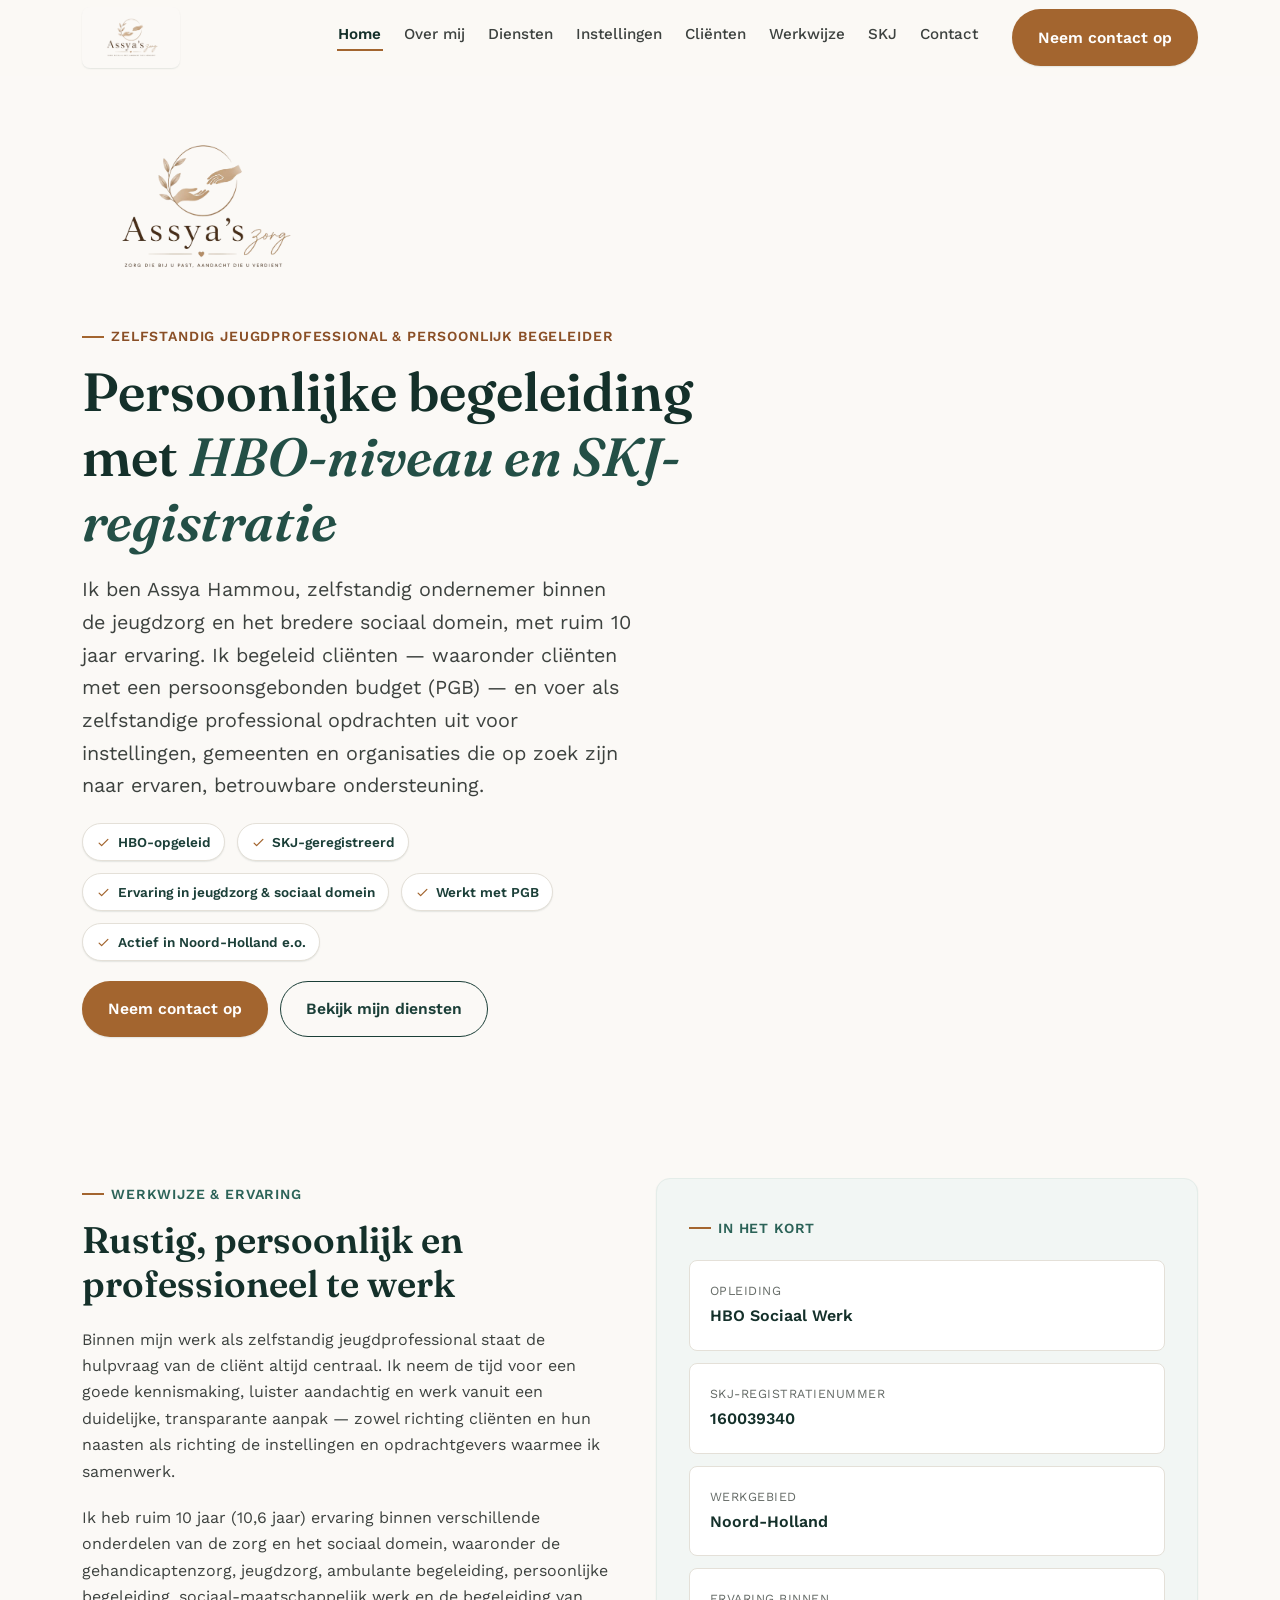
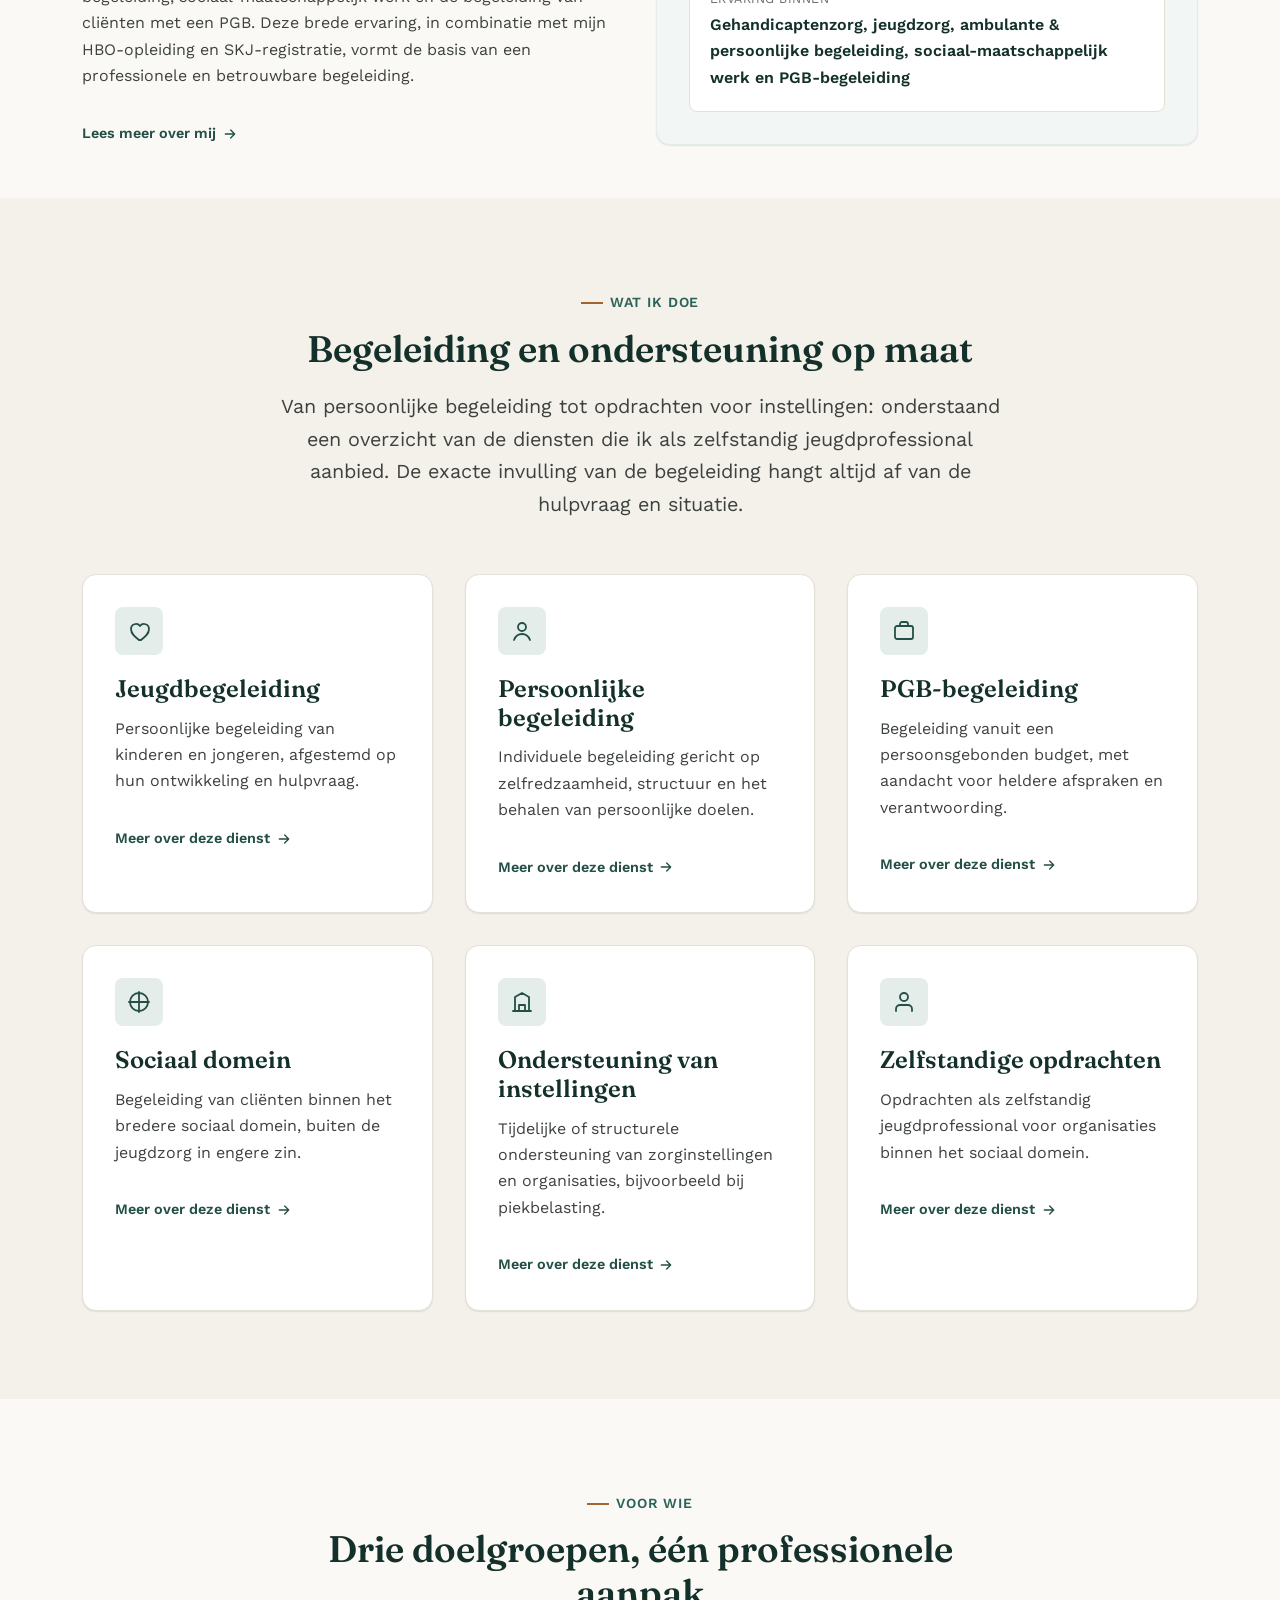
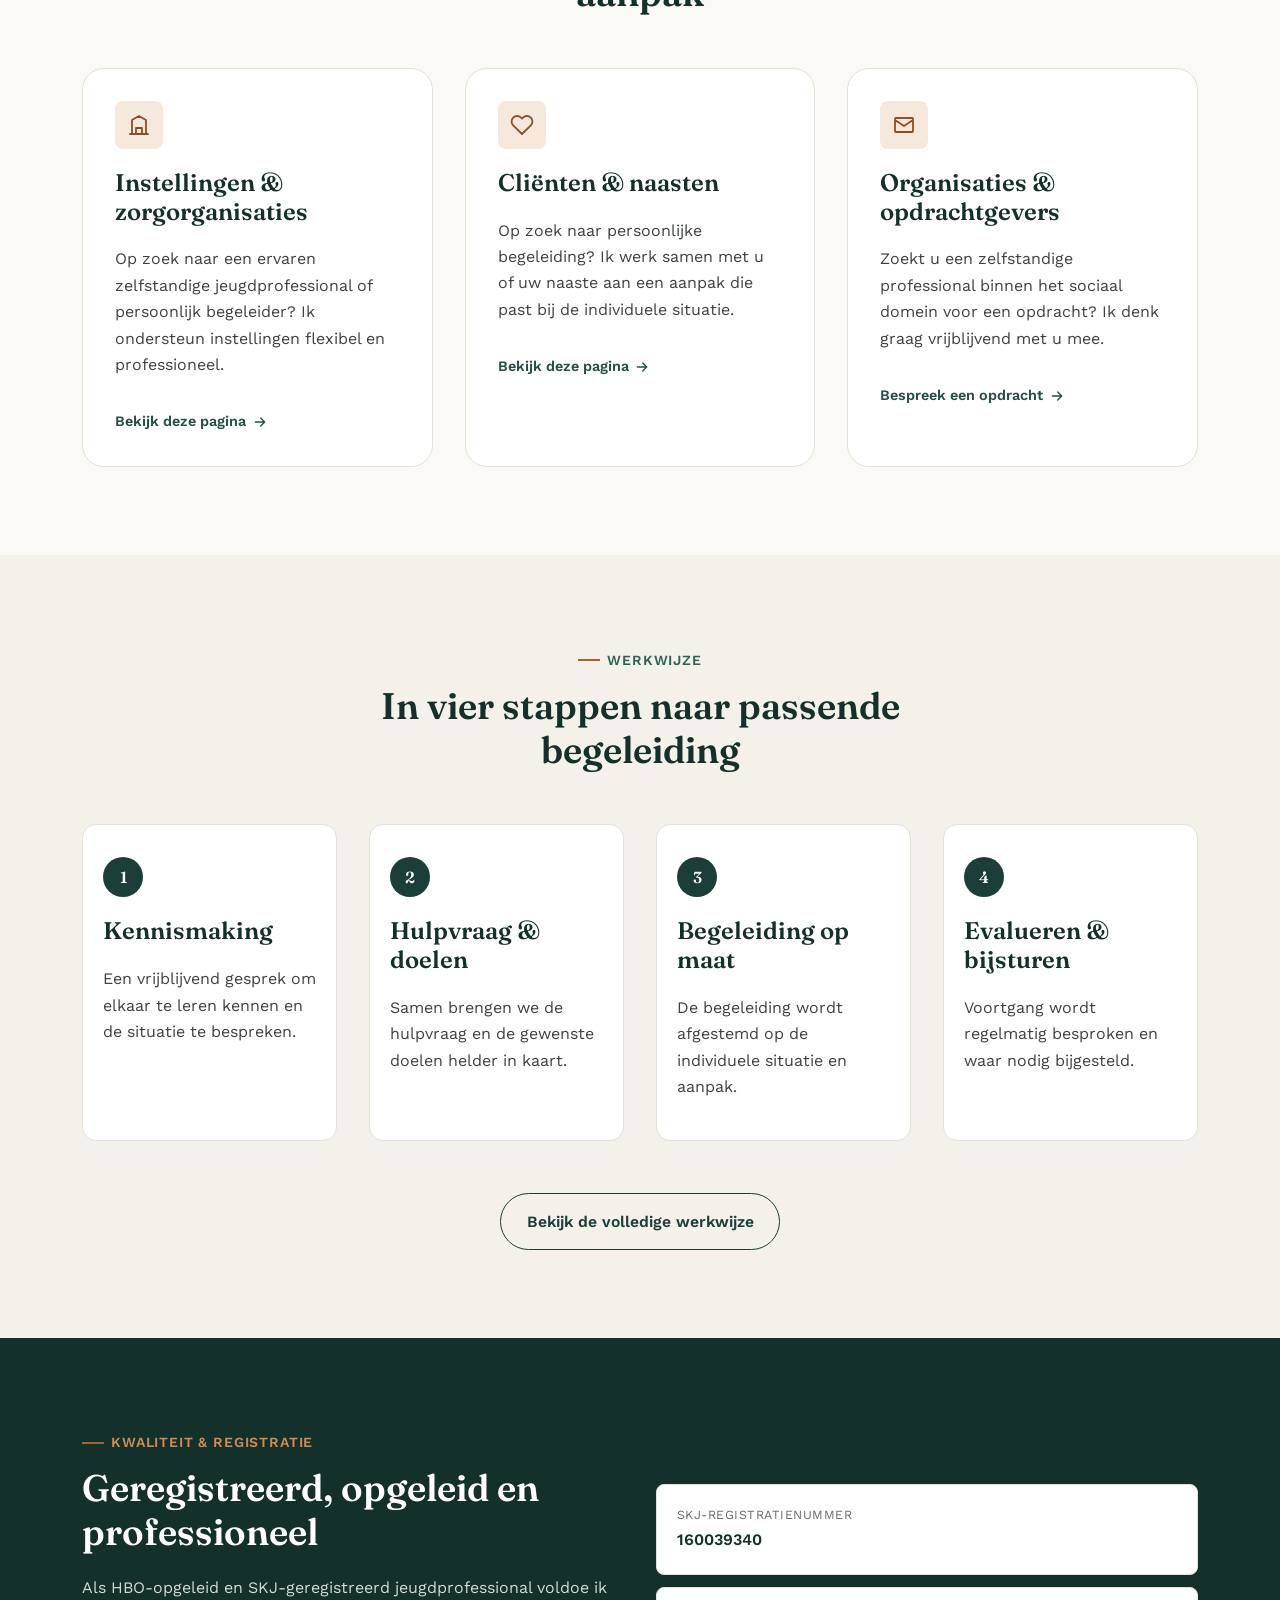
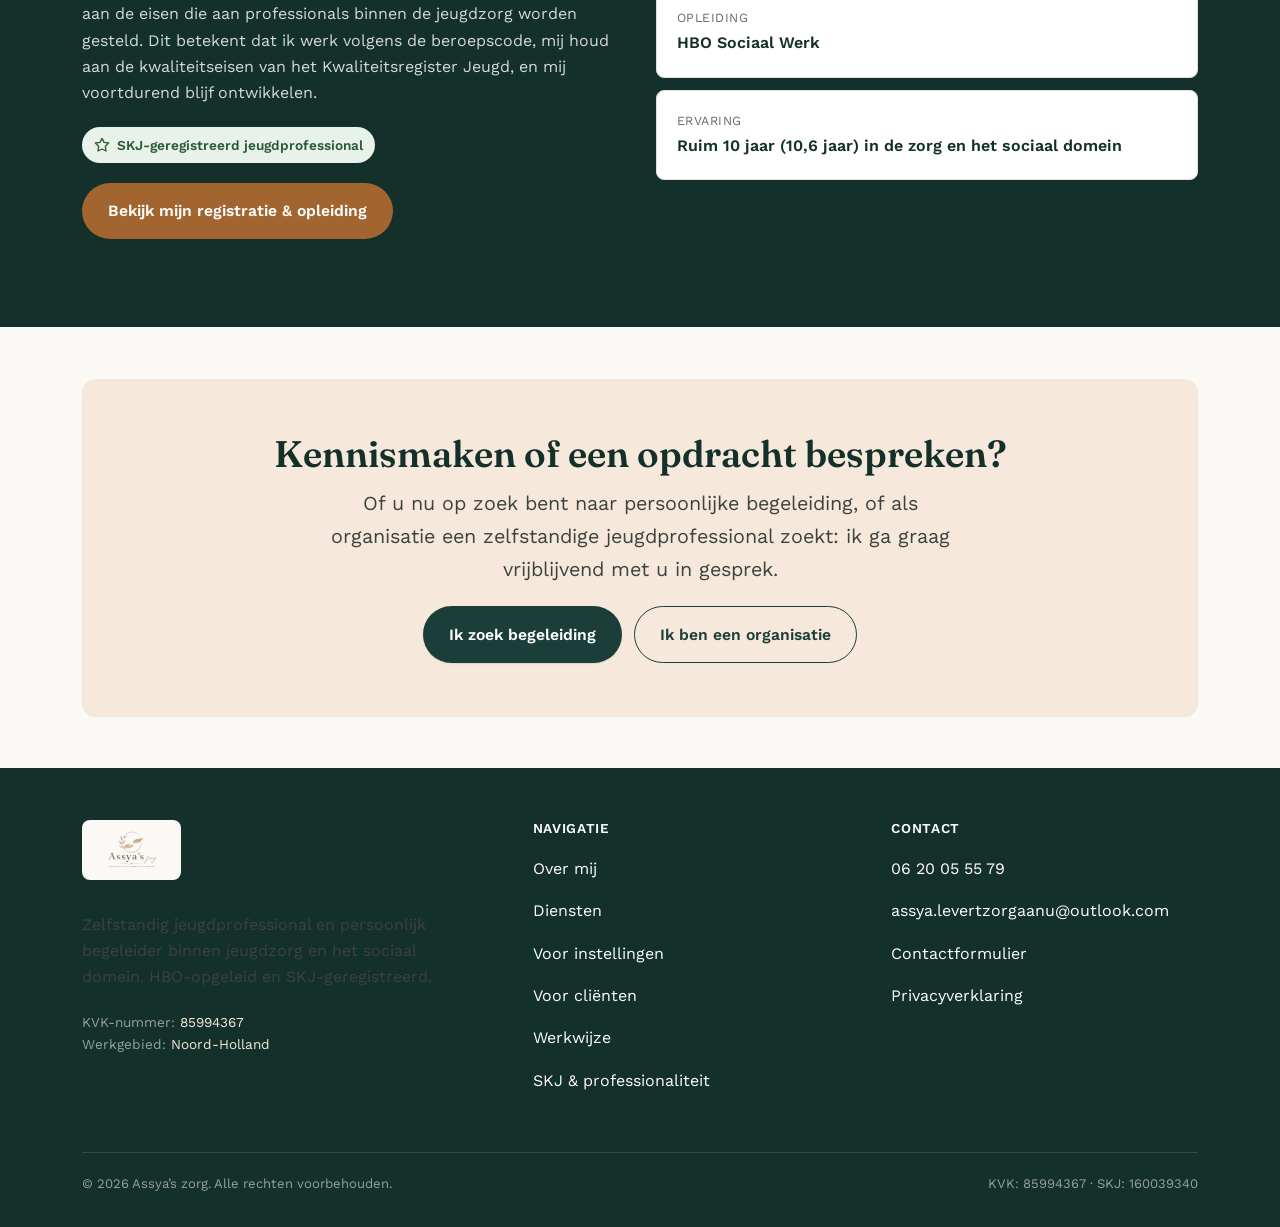
<file: index.html>
<!DOCTYPE html>
<html lang="nl">
<head>
<script>document.documentElement.classList.add('js');</script>
<meta charset="UTF-8">
<meta name="viewport" content="width=device-width, initial-scale=1.0">
<title>Assya Hammou — Zelfstandig Jeugdprofessional &amp; Persoonlijk Begeleider | Assya’s zorg</title>
<meta name="description" content="Assya’s zorg — Assya Hammou is HBO-opgeleid en SKJ-geregistreerd jeugdprofessional en persoonlijk begeleider. Ambulante en persoonlijke begeleiding, ook voor cliënten met PGB, werkzaam in Noord-Holland en omstreken.">
<meta name="keywords" content="Assya's zorg, jeugdprofessional, jeugdwerker, persoonlijk begeleider, jeugdzorg, PGB begeleiding, sociaal domein, ambulante begeleiding, zelfstandige jeugdprofessional, Noord-Holland">
<meta name="robots" content="index, follow">
<link rel="canonical" href="https://[UWDOMEIN].nl/">

<!-- Open Graph -->
<meta property="og:type" content="website">
<meta property="og:site_name" content="Assya’s zorg">
<meta property="og:title" content="Assya Hammou — Zelfstandig Jeugdprofessional &amp; Persoonlijk Begeleider">
<meta property="og:description" content="HBO-opgeleid en SKJ-geregistreerd. Persoonlijke begeleiding binnen jeugdzorg en het sociaal domein, en opdrachten voor instellingen en organisaties.">
<meta property="og:image" content="https://[UWDOMEIN].nl/assets/img/og-image.jpg">
<meta property="og:url" content="https://[UWDOMEIN].nl/">
<meta property="og:locale" content="nl_NL">
<meta name="twitter:card" content="summary_large_image">

<link rel="icon" href="/assets/img/favicon.svg" type="image/svg+xml">
<link rel="stylesheet" href="/assets/css/style.css">
<link rel="preconnect" href="https://fonts.googleapis.com">
<link rel="preconnect" href="https://fonts.gstatic.com" crossorigin>
<link href="https://fonts.googleapis.com/css2?family=Fraunces:opsz,wght@9..144,500;9..144,600&family=Work+Sans:wght@400;500;600;700&display=swap" rel="stylesheet">

<script type="application/ld+json">
{
  "@context": "https://schema.org",
  "@type": "ProfessionalService",
  "name": "Assya’s zorg",
  "founder": "Assya Hammou",
  "description": "Zelfstandig jeugdprofessional en persoonlijk begeleider binnen jeugdzorg en het sociaal domein, HBO-opgeleid en SKJ-geregistreerd.",
  "areaServed": ["Noord-Holland", "Utrecht", "Rotterdam", "Den Haag"],
  "telephone": "+31620055579",
  "email": "assya.levertzorgaanu@outlook.com",
  "url": "https://[UWDOMEIN].nl/"
}
</script>
</head>
<body class="has-mobile-cta">
<a class="skip-link" href="#main">Direct naar inhoud</a>

<!-- ============ HEADER ============ -->
<header class="site-header">
  <div class="container">
    <a href="/index.html" class="brand">
      <span class="brand-logo-frame">
        <img src="/assets/img/assya-zorg-logo.png" alt="Assya’s zorg logo" class="brand-logo">
      </span>
    </a>

    <button class="nav-toggle" aria-label="Menu openen" aria-expanded="false" aria-controls="primary-nav">
      <span class="visually-hidden">Menu</span><span></span>
    </button>

    <nav class="primary-nav" id="primary-nav" aria-label="Hoofdnavigatie">
      <ul class="nav-links">
        <li><a href="/index.html" aria-current="page">Home</a></li>
        <li><a href="/over-mij.html">Over mij</a></li>
        <li><a href="/diensten.html">Diensten</a></li>
        <li><a href="/voor-instellingen.html">Instellingen</a></li>
        <li><a href="/voor-clienten.html">Cliënten</a></li>
        <li><a href="/werkwijze.html">Werkwijze</a></li>
        <li><a href="/skj-professionaliteit.html">SKJ</a></li>
        <li><a href="/contact.html">Contact</a></li>
      </ul>
      <a href="/contact.html" class="btn btn-accent header-cta">Neem contact op</a>
    </nav>
  </div>
</header>

<main id="main">

  <!-- ============ HERO ============ -->
  <section class="hero">
    <div class="container">
      <div class="hero-copy reveal">
        <img src="/assets/img/assya-zorg-logo.png" alt="Assya’s zorg logo" class="hero-logo">
        <p class="eyebrow">Zelfstandig jeugdprofessional &amp; persoonlijk begeleider</p>
        <h1>Persoonlijke begeleiding met <span class="highlight">HBO-niveau en SKJ-registratie</span></h1>
        <p class="hero-lead">
          Ik ben Assya Hammou, zelfstandig ondernemer binnen de jeugdzorg en het bredere sociaal domein,
          met ruim 10 jaar ervaring. Ik begeleid cliënten — waaronder cliënten met een
          persoonsgebonden budget (PGB) — en voer als zelfstandige professional opdrachten uit voor
          instellingen, gemeenten en organisaties die op zoek zijn naar ervaren, betrouwbare
          ondersteuning.
        </p>

        <ul class="hero-qualifications">
          <li><svg viewBox="0 0 24 24" fill="none" stroke="currentColor" stroke-width="2" stroke-linecap="round" stroke-linejoin="round"><path d="M5 13l4 4L19 7"/></svg>HBO-opgeleid</li>
          <li><svg viewBox="0 0 24 24" fill="none" stroke="currentColor" stroke-width="2" stroke-linecap="round" stroke-linejoin="round"><path d="M5 13l4 4L19 7"/></svg>SKJ-geregistreerd</li>
          <li><svg viewBox="0 0 24 24" fill="none" stroke="currentColor" stroke-width="2" stroke-linecap="round" stroke-linejoin="round"><path d="M5 13l4 4L19 7"/></svg>Ervaring in jeugdzorg &amp; sociaal domein</li>
          <li><svg viewBox="0 0 24 24" fill="none" stroke="currentColor" stroke-width="2" stroke-linecap="round" stroke-linejoin="round"><path d="M5 13l4 4L19 7"/></svg>Werkt met PGB</li>
          <li><svg viewBox="0 0 24 24" fill="none" stroke="currentColor" stroke-width="2" stroke-linecap="round" stroke-linejoin="round"><path d="M5 13l4 4L19 7"/></svg>Actief in Noord-Holland e.o.</li>
        </ul>

        <div class="cta-row">
          <a href="/contact.html" class="btn btn-accent">Neem contact op</a>
          <a href="/diensten.html" class="btn btn-outline">Bekijk mijn diensten</a>
        </div>
      </div>
    </div>
  </section>

  <!-- ============ KORTE INTRO WERKWIJZE / ERVARING ============ -->
  <section class="tight">
    <div class="container grid grid-2" style="align-items:center;">
      <div class="reveal">
        <p class="eyebrow">Werkwijze &amp; ervaring</p>
        <h2>Rustig, persoonlijk en professioneel te werk</h2>
        <p>
          Binnen mijn werk als zelfstandig jeugdprofessional staat de hulpvraag van de cliënt
          altijd centraal. Ik neem de tijd voor een goede kennismaking, luister aandachtig en
          werk vanuit een duidelijke, transparante aanpak — zowel richting cliënten en hun
          naasten als richting de instellingen en opdrachtgevers waarmee ik samenwerk.
        </p>
        <p>
          Ik heb ruim 10 jaar (10,6 jaar) ervaring binnen verschillende onderdelen van de zorg en
          het sociaal domein, waaronder de gehandicaptenzorg, jeugdzorg, ambulante begeleiding,
          persoonlijke begeleiding, sociaal-maatschappelijk werk en de begeleiding van cliënten
          met een PGB. Deze brede ervaring, in combinatie met mijn HBO-opleiding en
          SKJ-registratie, vormt de basis van een professionele en betrouwbare begeleiding.
        </p>
        <a href="/over-mij.html" class="card-link">Lees meer over mij
          <svg viewBox="0 0 24 24" fill="none" stroke="currentColor" stroke-width="2" stroke-linecap="round" stroke-linejoin="round"><path d="M5 12h14M13 6l6 6-6 6"/></svg>
        </a>
      </div>
      <div class="card reveal" style="background:var(--color-primary-50); border-color:var(--color-primary-100);">
        <p class="eyebrow" style="margin-bottom:var(--space-sm);">In het kort</p>
        <ul class="credential-list">
          <li>
            <div>
              <span class="field-label">Opleiding</span>
              <span class="field-value">HBO Sociaal Werk</span>
            </div>
          </li>
          <li>
            <div>
              <span class="field-label">SKJ-registratienummer</span>
              <span class="field-value">160039340</span>
            </div>
          </li>
          <li>
            <div>
              <span class="field-label">Werkgebied</span>
              <span class="field-value">Noord-Holland</span>
            </div>
          </li>
          <li>
            <div>
              <span class="field-label">Ervaring binnen</span>
              <span class="field-value">Gehandicaptenzorg, jeugdzorg, ambulante &amp; persoonlijke begeleiding, sociaal-maatschappelijk werk en PGB-begeleiding</span>
            </div>
          </li>
        </ul>
      </div>
    </div>
  </section>

  <!-- ============ DIENSTEN OVERZICHT ============ -->
  <section class="band">
    <div class="container">
      <div class="section-head center reveal">
        <p class="eyebrow">Wat ik doe</p>
        <h2>Begeleiding en ondersteuning op maat</h2>
        <p class="lead">
          Van persoonlijke begeleiding tot opdrachten voor instellingen: onderstaand een
          overzicht van de diensten die ik als zelfstandig jeugdprofessional aanbied. De exacte
          invulling van de begeleiding hangt altijd af van de hulpvraag en situatie.
        </p>
      </div>

      <div class="grid grid-3">
        <article class="card reveal">
          <span class="card-icon" aria-hidden="true">
            <svg viewBox="0 0 24 24" fill="none" stroke="currentColor" stroke-width="1.8" stroke-linecap="round" stroke-linejoin="round"><path d="M12 21c-4-3-8-6-8-11a5 5 0 0 1 9-3 5 5 0 0 1 9 3c0 5-4 8-8 11z"/></svg>
          </span>
          <h3>Jeugdbegeleiding</h3>
          <p>Persoonlijke begeleiding van kinderen en jongeren, afgestemd op hun ontwikkeling en hulpvraag.</p>
          <a href="/diensten.html#jeugdbegeleiding" class="card-link">Meer over deze dienst
            <svg viewBox="0 0 24 24" fill="none" stroke="currentColor" stroke-width="2" stroke-linecap="round" stroke-linejoin="round"><path d="M5 12h14M13 6l6 6-6 6"/></svg>
          </a>
        </article>

        <article class="card reveal">
          <span class="card-icon" aria-hidden="true">
            <svg viewBox="0 0 24 24" fill="none" stroke="currentColor" stroke-width="1.8" stroke-linecap="round" stroke-linejoin="round"><circle cx="12" cy="8" r="4"/><path d="M4 21c1.5-4 5-6 8-6s6.5 2 8 6"/></svg>
          </span>
          <h3>Persoonlijke begeleiding</h3>
          <p>Individuele begeleiding gericht op zelfredzaamheid, structuur en het behalen van persoonlijke doelen.</p>
          <a href="/diensten.html#persoonlijke-begeleiding" class="card-link">Meer over deze dienst
            <svg viewBox="0 0 24 24" fill="none" stroke="currentColor" stroke-width="2" stroke-linecap="round" stroke-linejoin="round"><path d="M5 12h14M13 6l6 6-6 6"/></svg>
          </a>
        </article>

        <article class="card reveal">
          <span class="card-icon" aria-hidden="true">
            <svg viewBox="0 0 24 24" fill="none" stroke="currentColor" stroke-width="1.8" stroke-linecap="round" stroke-linejoin="round"><rect x="3" y="7" width="18" height="13" rx="2"/><path d="M8 7V5a2 2 0 0 1 2-2h4a2 2 0 0 1 2 2v2"/></svg>
          </span>
          <h3>PGB-begeleiding</h3>
          <p>Begeleiding vanuit een persoonsgebonden budget, met aandacht voor heldere afspraken en verantwoording.</p>
          <a href="/diensten.html#pgb-begeleiding" class="card-link">Meer over deze dienst
            <svg viewBox="0 0 24 24" fill="none" stroke="currentColor" stroke-width="2" stroke-linecap="round" stroke-linejoin="round"><path d="M5 12h14M13 6l6 6-6 6"/></svg>
          </a>
        </article>

        <article class="card reveal">
          <span class="card-icon" aria-hidden="true">
            <svg viewBox="0 0 24 24" fill="none" stroke="currentColor" stroke-width="1.8" stroke-linecap="round" stroke-linejoin="round"><path d="M12 2v20M2 12h20"/><circle cx="12" cy="12" r="9"/></svg>
          </span>
          <h3>Sociaal domein</h3>
          <p>Begeleiding van cliënten binnen het bredere sociaal domein, buiten de jeugdzorg in engere zin.</p>
          <a href="/diensten.html#sociaal-domein" class="card-link">Meer over deze dienst
            <svg viewBox="0 0 24 24" fill="none" stroke="currentColor" stroke-width="2" stroke-linecap="round" stroke-linejoin="round"><path d="M5 12h14M13 6l6 6-6 6"/></svg>
          </a>
        </article>

        <article class="card reveal">
          <span class="card-icon" aria-hidden="true">
            <svg viewBox="0 0 24 24" fill="none" stroke="currentColor" stroke-width="1.8" stroke-linecap="round" stroke-linejoin="round"><path d="M3 21h18M5 21V7l7-4 7 4v14M9 21v-6h6v6"/></svg>
          </span>
          <h3>Ondersteuning van instellingen</h3>
          <p>Tijdelijke of structurele ondersteuning van zorginstellingen en organisaties, bijvoorbeeld bij piekbelasting.</p>
          <a href="/diensten.html#ondersteuning-instellingen" class="card-link">Meer over deze dienst
            <svg viewBox="0 0 24 24" fill="none" stroke="currentColor" stroke-width="2" stroke-linecap="round" stroke-linejoin="round"><path d="M5 12h14M13 6l6 6-6 6"/></svg>
          </a>
        </article>

        <article class="card reveal">
          <span class="card-icon" aria-hidden="true">
            <svg viewBox="0 0 24 24" fill="none" stroke="currentColor" stroke-width="1.8" stroke-linecap="round" stroke-linejoin="round"><path d="M20 21v-2a4 4 0 0 0-4-4H8a4 4 0 0 0-4 4v2"/><circle cx="12" cy="7" r="4"/></svg>
          </span>
          <h3>Zelfstandige opdrachten</h3>
          <p>Opdrachten als zelfstandig jeugdprofessional voor organisaties binnen het sociaal domein.</p>
          <a href="/diensten.html#zelfstandige-opdrachten" class="card-link">Meer over deze dienst
            <svg viewBox="0 0 24 24" fill="none" stroke="currentColor" stroke-width="2" stroke-linecap="round" stroke-linejoin="round"><path d="M5 12h14M13 6l6 6-6 6"/></svg>
          </a>
        </article>
      </div>
    </div>
  </section>

  <!-- ============ DOELGROEPEN ============ -->
  <section>
    <div class="container">
      <div class="section-head center reveal">
        <p class="eyebrow">Voor wie</p>
        <h2>Drie doelgroepen, één professionele aanpak</h2>
      </div>

      <div class="grid grid-3">
        <div class="audience-card reveal">
          <span class="card-icon" aria-hidden="true">
            <svg viewBox="0 0 24 24" fill="none" stroke="currentColor" stroke-width="1.8" stroke-linecap="round" stroke-linejoin="round"><path d="M3 21h18M5 21V7l7-4 7 4v14M9 21v-6h6v6"/></svg>
          </span>
          <h3>Instellingen &amp; zorgorganisaties</h3>
          <p>Op zoek naar een ervaren zelfstandige jeugdprofessional of persoonlijk begeleider? Ik ondersteun instellingen flexibel en professioneel.</p>
          <a href="/voor-instellingen.html" class="card-link">Bekijk deze pagina
            <svg viewBox="0 0 24 24" fill="none" stroke="currentColor" stroke-width="2" stroke-linecap="round" stroke-linejoin="round"><path d="M5 12h14M13 6l6 6-6 6"/></svg>
          </a>
        </div>

        <div class="audience-card reveal">
          <span class="card-icon" aria-hidden="true">
            <svg viewBox="0 0 24 24" fill="none" stroke="currentColor" stroke-width="1.8" stroke-linecap="round" stroke-linejoin="round"><path d="M20.8 4.6a5.5 5.5 0 0 0-7.8 0L12 5.6l-1-1a5.5 5.5 0 1 0-7.8 7.8l1 1L12 21l7.8-7.6 1-1a5.5 5.5 0 0 0 0-7.8z"/></svg>
          </span>
          <h3>Cliënten &amp; naasten</h3>
          <p>Op zoek naar persoonlijke begeleiding? Ik werk samen met u of uw naaste aan een aanpak die past bij de individuele situatie.</p>
          <a href="/voor-clienten.html" class="card-link">Bekijk deze pagina
            <svg viewBox="0 0 24 24" fill="none" stroke="currentColor" stroke-width="2" stroke-linecap="round" stroke-linejoin="round"><path d="M5 12h14M13 6l6 6-6 6"/></svg>
          </a>
        </div>

        <div class="audience-card reveal">
          <span class="card-icon" aria-hidden="true">
            <svg viewBox="0 0 24 24" fill="none" stroke="currentColor" stroke-width="1.8" stroke-linecap="round" stroke-linejoin="round"><path d="M21 7l-9 6-9-6M4 5h16a1 1 0 0 1 1 1v12a1 1 0 0 1-1 1H4a1 1 0 0 1-1-1V6a1 1 0 0 1 1-1z"/></svg>
          </span>
          <h3>Organisaties &amp; opdrachtgevers</h3>
          <p>Zoekt u een zelfstandige professional binnen het sociaal domein voor een opdracht? Ik denk graag vrijblijvend met u mee.</p>
          <a href="/voor-instellingen.html#opdracht" class="card-link">Bespreek een opdracht
            <svg viewBox="0 0 24 24" fill="none" stroke="currentColor" stroke-width="2" stroke-linecap="round" stroke-linejoin="round"><path d="M5 12h14M13 6l6 6-6 6"/></svg>
          </a>
        </div>
      </div>
    </div>
  </section>

  <!-- ============ WERKWIJZE TEASER ============ -->
  <section class="band">
    <div class="container">
      <div class="section-head center reveal">
        <p class="eyebrow">Werkwijze</p>
        <h2>In vier stappen naar passende begeleiding</h2>
      </div>
      <div class="steps">
        <div class="step reveal">
          <span class="step-number">1</span>
          <h3>Kennismaking</h3>
          <p>Een vrijblijvend gesprek om elkaar te leren kennen en de situatie te bespreken.</p>
        </div>
        <div class="step reveal">
          <span class="step-number">2</span>
          <h3>Hulpvraag &amp; doelen</h3>
          <p>Samen brengen we de hulpvraag en de gewenste doelen helder in kaart.</p>
        </div>
        <div class="step reveal">
          <span class="step-number">3</span>
          <h3>Begeleiding op maat</h3>
          <p>De begeleiding wordt afgestemd op de individuele situatie en aanpak.</p>
        </div>
        <div class="step reveal">
          <span class="step-number">4</span>
          <h3>Evalueren &amp; bijsturen</h3>
          <p>Voortgang wordt regelmatig besproken en waar nodig bijgesteld.</p>
        </div>
      </div>
      <div class="text-center" style="margin-top:var(--space-lg);">
        <a href="/werkwijze.html" class="btn btn-outline">Bekijk de volledige werkwijze</a>
      </div>
    </div>
  </section>

  <!-- ============ SKJ / PROFESSIONALITEIT TEASER ============ -->
  <section class="band-primary">
    <div class="container grid grid-2" style="align-items:center;">
      <div class="reveal">
        <p class="eyebrow">Kwaliteit &amp; registratie</p>
        <h2>Geregistreerd, opgeleid en professioneel</h2>
        <p>
          Als HBO-opgeleid en SKJ-geregistreerd jeugdprofessional voldoe ik aan de eisen die aan
          professionals binnen de jeugdzorg worden gesteld. Dit betekent dat ik werk volgens de
          beroepscode, mij houd aan de kwaliteitseisen van het Kwaliteitsregister Jeugd, en mij
          voortdurend blijf ontwikkelen.
        </p>
        <span class="badge">
          <svg viewBox="0 0 24 24" fill="none" stroke="currentColor" stroke-width="2" stroke-linecap="round" stroke-linejoin="round"><path d="M12 2l3 6 7 1-5 5 1 7-6-3-6 3 1-7-5-5 7-1z"/></svg>
          SKJ-geregistreerd jeugdprofessional
        </span>
        <div class="cta-row">
          <a href="/skj-professionaliteit.html" class="btn btn-accent">Bekijk mijn registratie &amp; opleiding</a>
        </div>
      </div>
      <div class="reveal">
        <ul class="credential-list">
          <li>
            <div>
              <span class="field-label">SKJ-registratienummer</span>
              <span class="field-value">160039340</span>
            </div>
          </li>
          <li>
            <div>
              <span class="field-label">Opleiding</span>
              <span class="field-value">HBO Sociaal Werk</span>
            </div>
          </li>
          <li>
            <div>
              <span class="field-label">Ervaring</span>
              <span class="field-value">Ruim 10 jaar (10,6 jaar) in de zorg en het sociaal domein</span>
            </div>
          </li>
        </ul>
      </div>
    </div>
  </section>

  <!-- ============ SLOT-CTA ============ -->
  <section class="tight">
    <div class="container">
      <div class="card text-center reveal" style="padding:var(--space-lg); background:var(--color-accent-100); border-color:var(--color-accent-100);">
        <h2 style="margin-bottom:var(--space-xs);">Kennismaken of een opdracht bespreken?</h2>
        <p class="lead" style="max-width:640px; margin-inline:auto;">
          Of u nu op zoek bent naar persoonlijke begeleiding, of als organisatie een zelfstandige
          jeugdprofessional zoekt: ik ga graag vrijblijvend met u in gesprek.
        </p>
        <div class="cta-row" style="justify-content:center;">
          <a href="/contact.html?type=clientbegeleiding" class="btn btn-primary">Ik zoek begeleiding</a>
          <a href="/contact.html?type=organisatie" class="btn btn-outline">Ik ben een organisatie</a>
        </div>
      </div>
    </div>
  </section>

</main>

<!-- ============ MOBIELE STICKY CTA ============ -->
<div class="mobile-cta-bar" aria-hidden="false">
  <a href="tel:+31620055579" class="btn btn-ghost btn-sm">Bel direct</a>
  <a href="/contact.html" class="btn btn-accent btn-sm">Neem contact op</a>
</div>

<!-- ============ FOOTER ============ -->
<footer class="site-footer">
  <div class="container">
    <div class="footer-grid">
      <div>
        <div class="footer-brand">
          <span class="footer-logo-frame">
            <img src="/assets/img/assya-zorg-logo.png" alt="Assya’s zorg logo" class="footer-logo">
          </span>
        </div>
        <p>Zelfstandig jeugdprofessional en persoonlijk begeleider binnen jeugdzorg en het sociaal domein. HBO-opgeleid en SKJ-geregistreerd.</p>
        <p style="font-size:0.85rem; color:rgba(255,255,255,0.55);">
          KVK-nummer: <span style="color:#f6e9dc;">85994367</span><br>
          Werkgebied: <span style="color:#f6e9dc;">Noord-Holland</span>
        </p>
      </div>
      <div class="footer-col">
        <h4>Navigatie</h4>
        <ul>
          <li><a href="/over-mij.html">Over mij</a></li>
          <li><a href="/diensten.html">Diensten</a></li>
          <li><a href="/voor-instellingen.html">Voor instellingen</a></li>
          <li><a href="/voor-clienten.html">Voor cliënten</a></li>
          <li><a href="/werkwijze.html">Werkwijze</a></li>
          <li><a href="/skj-professionaliteit.html">SKJ &amp; professionaliteit</a></li>
        </ul>
      </div>
      <div class="footer-col">
        <h4>Contact</h4>
        <ul>
          <li><a href="tel:+31620055579">06 20 05 55 79</a></li>
          <li><a href="mailto:assya.levertzorgaanu@outlook.com">assya.levertzorgaanu@outlook.com</a></li>
          <li><a href="/contact.html">Contactformulier</a></li>
          <li><a href="/privacyverklaring.html">Privacyverklaring</a></li>
        </ul>
      </div>
    </div>
    <div class="footer-bottom">
      <span>© <span data-current-year>2026</span> Assya’s zorg. Alle rechten voorbehouden.</span>
      <span>KVK: 85994367 · SKJ: 160039340</span>
    </div>
  </div>
</footer>

<script src="/assets/js/main.js"></script>
</body>
</html>
</file>
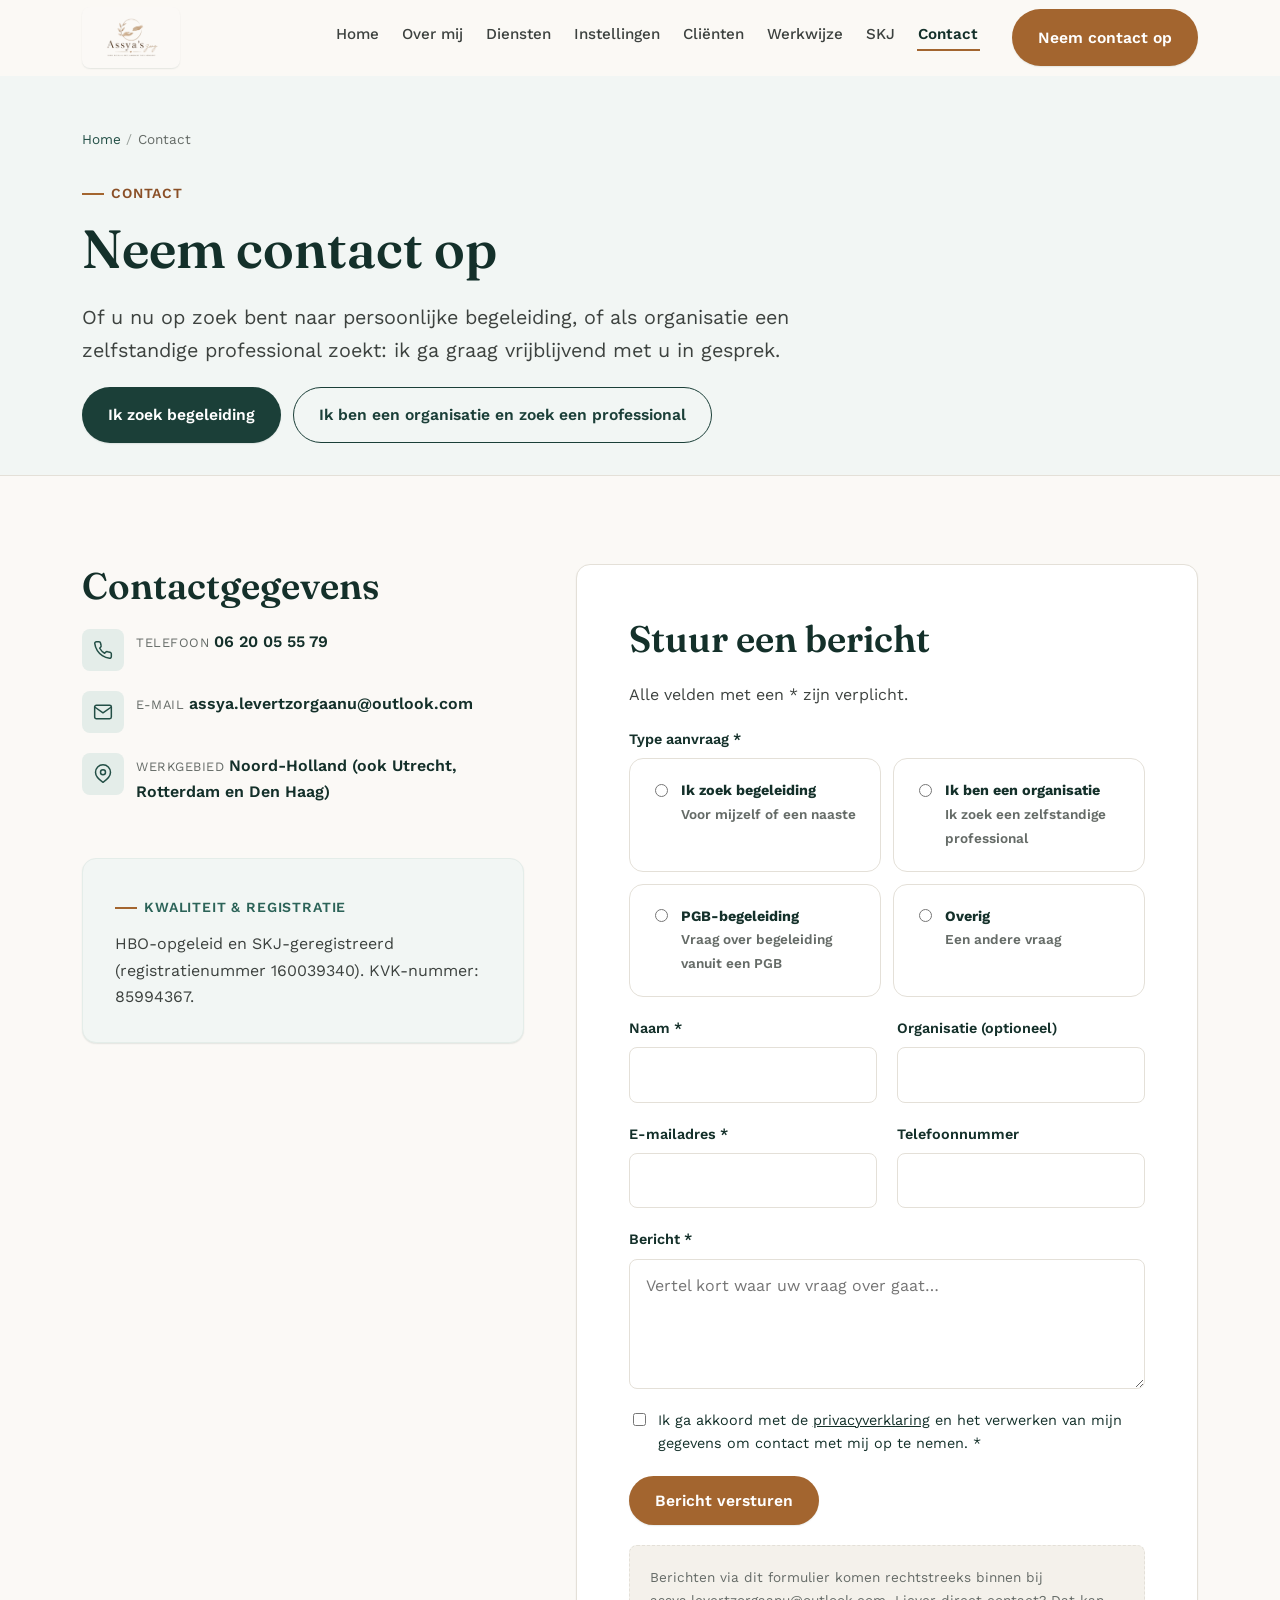
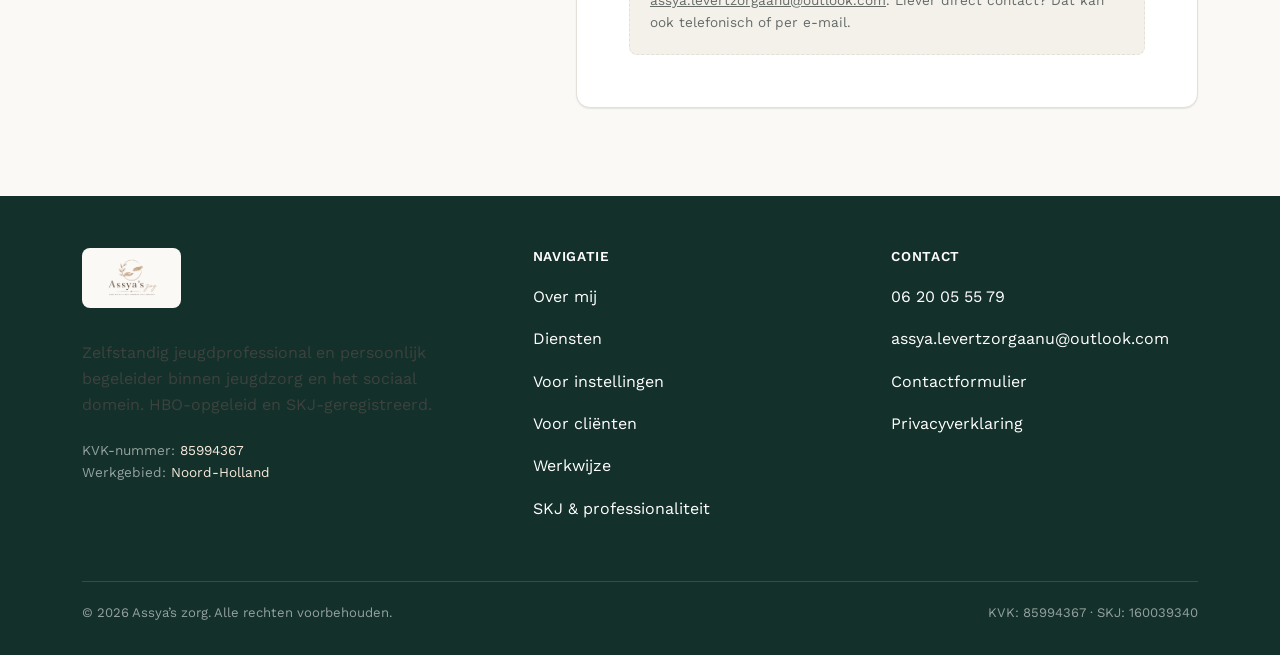
<file: contact (1).html>
<!DOCTYPE html>
<html lang="nl">
<head>
<script>document.documentElement.classList.add('js');</script>
<meta charset="UTF-8">
<meta name="viewport" content="width=device-width, initial-scale=1.0">
<title>Contact — Neem contact op | Assya’s zorg</title>
<meta name="description" content="Neem contact op met Assya’s zorg voor persoonlijke begeleiding in Noord-Holland of om een opdracht te bespreken. Bereikbaar per telefoon, e-mail of via het contactformulier.">
<meta name="robots" content="index, follow">
<link rel="canonical" href="https://[UWDOMEIN].nl/contact.html">
<meta property="og:type" content="website">
<meta property="og:site_name" content="Assya’s zorg">
<meta property="og:title" content="Contact — Neem contact op">
<meta property="og:description" content="Neem contact op voor persoonlijke begeleiding of om een opdracht te bespreken.">
<meta property="og:image" content="https://[UWDOMEIN].nl/assets/img/og-image.jpg">
<meta property="og:url" content="https://[UWDOMEIN].nl/contact.html">
<meta property="og:locale" content="nl_NL">
<link rel="icon" href="/assets/img/favicon.svg" type="image/svg+xml">
<link rel="stylesheet" href="/assets/css/style.css">
<link rel="preconnect" href="https://fonts.googleapis.com">
<link rel="preconnect" href="https://fonts.gstatic.com" crossorigin>
<link href="https://fonts.googleapis.com/css2?family=Fraunces:opsz,wght@9..144,500;9..144,600&family=Work+Sans:wght@400;500;600;700&display=swap" rel="stylesheet">
</head>
<body class="has-mobile-cta">
<a class="skip-link" href="#main">Direct naar inhoud</a>

<header class="site-header">
  <div class="container">
    <a href="/index.html" class="brand">
      <span class="brand-logo-frame">
        <img src="/assets/img/assya-zorg-logo.png" alt="Assya’s zorg logo" class="brand-logo">
      </span>
    </a>
    <button class="nav-toggle" aria-label="Menu openen" aria-expanded="false" aria-controls="primary-nav">
      <span class="visually-hidden">Menu</span><span></span>
    </button>
    <nav class="primary-nav" id="primary-nav" aria-label="Hoofdnavigatie">
      <ul class="nav-links">
        <li><a href="/index.html">Home</a></li>
        <li><a href="/over-mij.html">Over mij</a></li>
        <li><a href="/diensten.html">Diensten</a></li>
        <li><a href="/voor-instellingen.html">Instellingen</a></li>
        <li><a href="/voor-clienten.html">Cliënten</a></li>
        <li><a href="/werkwijze.html">Werkwijze</a></li>
        <li><a href="/skj-professionaliteit.html">SKJ</a></li>
        <li><a href="/contact.html" aria-current="page">Contact</a></li>
      </ul>
      <a href="/contact.html" class="btn btn-accent header-cta">Neem contact op</a>
    </nav>
  </div>
</header>

<main id="main">

  <section class="page-hero">
    <div class="container">
      <ul class="breadcrumb">
        <li><a href="/index.html">Home</a></li>
        <li>Contact</li>
      </ul>
      <p class="eyebrow">Contact</p>
      <h1>Neem contact op</h1>
      <p class="lead">
        Of u nu op zoek bent naar persoonlijke begeleiding, of als organisatie een zelfstandige
        professional zoekt: ik ga graag vrijblijvend met u in gesprek.
      </p>
      <div class="cta-row">
        <a href="#contact-form" class="btn btn-primary" data-select-type="clientbegeleiding">Ik zoek begeleiding</a>
        <a href="#contact-form" class="btn btn-outline" data-select-type="organisatie">Ik ben een organisatie en zoek een professional</a>
      </div>
    </div>
  </section>

  <section>
    <div class="container grid grid-2" style="align-items:flex-start; gap:var(--space-lg);">

      <div class="reveal">
        <h2>Contactgegevens</h2>
        <div class="contact-info">
          <div class="contact-info-item">
            <span class="icon" aria-hidden="true">
              <svg viewBox="0 0 24 24" fill="none" stroke="currentColor" stroke-width="1.8" stroke-linecap="round" stroke-linejoin="round"><path d="M22 16.9v3a2 2 0 0 1-2.2 2 19.8 19.8 0 0 1-8.6-3.1 19.5 19.5 0 0 1-6-6 19.8 19.8 0 0 1-3.1-8.7A2 2 0 0 1 4.1 2h3a2 2 0 0 1 2 1.7c.1.9.3 1.8.6 2.7a2 2 0 0 1-.4 2.1L8 9.9a16 16 0 0 0 6 6l1.4-1.4a2 2 0 0 1 2.1-.4c.9.3 1.8.5 2.7.6a2 2 0 0 1 1.8 2.2z"/></svg>
            </span>
            <div>
              <span class="label">Telefoon</span>
              <a class="value" href="tel:+31620055579">06 20 05 55 79</a>
            </div>
          </div>
          <div class="contact-info-item">
            <span class="icon" aria-hidden="true">
              <svg viewBox="0 0 24 24" fill="none" stroke="currentColor" stroke-width="1.8" stroke-linecap="round" stroke-linejoin="round"><rect x="2" y="4" width="20" height="16" rx="2"/><path d="m22 6-10 7L2 6"/></svg>
            </span>
            <div>
              <span class="label">E-mail</span>
              <a class="value" href="mailto:assya.levertzorgaanu@outlook.com">assya.levertzorgaanu@outlook.com</a>
            </div>
          </div>
          <div class="contact-info-item">
            <span class="icon" aria-hidden="true">
              <svg viewBox="0 0 24 24" fill="none" stroke="currentColor" stroke-width="1.8" stroke-linecap="round" stroke-linejoin="round"><path d="M21 10c0 6-9 12-9 12S3 16 3 10a9 9 0 0 1 18 0z"/><circle cx="12" cy="10" r="3"/></svg>
            </span>
            <div>
              <span class="label">Werkgebied</span>
              <span class="value">Noord-Holland (ook Utrecht, Rotterdam en Den Haag)</span>
            </div>
          </div>
        </div>

        <div class="card" style="margin-top:var(--space-lg); background:var(--color-primary-50); border-color:var(--color-primary-100);">
          <p class="eyebrow" style="margin-bottom:var(--space-xs);">Kwaliteit &amp; registratie</p>
          <p class="mb-0">HBO-opgeleid en SKJ-geregistreerd (registratienummer <span>160039340</span>). KVK-nummer: <span>85994367</span>.</p>
        </div>
      </div>

      <div class="reveal">
        <div class="card" style="padding:var(--space-lg);">
          <h2>Stuur een bericht</h2>
          <p class="hint" style="margin-bottom:var(--space-sm);">Alle velden met een * zijn verplicht.</p>

          <form id="contact-form" action="https://formspree.io/f/mdendnwk" method="POST" novalidate>
            <input type="hidden" name="_subject" value="Nieuw bericht via het contactformulier — Assya’s zorg">
            <div class="form-field full">
              <label>Type aanvraag *</label>
              <div class="request-type" role="radiogroup" aria-label="Type aanvraag">
                <label>
                  <input type="radio" name="type" value="clientbegeleiding" required>
                  <span>
                    <strong>Ik zoek begeleiding</strong>
                    <span class="desc">Voor mijzelf of een naaste</span>
                  </span>
                </label>
                <label>
                  <input type="radio" name="type" value="organisatie">
                  <span>
                    <strong>Ik ben een organisatie</strong>
                    <span class="desc">Ik zoek een zelfstandige professional</span>
                  </span>
                </label>
                <label>
                  <input type="radio" name="type" value="pgb">
                  <span>
                    <strong>PGB-begeleiding</strong>
                    <span class="desc">Vraag over begeleiding vanuit een PGB</span>
                  </span>
                </label>
                <label>
                  <input type="radio" name="type" value="overig">
                  <span>
                    <strong>Overig</strong>
                    <span class="desc">Een andere vraag</span>
                  </span>
                </label>
              </div>
            </div>

            <div class="form-grid cols-2">
              <div class="form-field">
                <label for="name">Naam *</label>
                <input type="text" id="name" name="name" autocomplete="name" required>
              </div>
              <div class="form-field">
                <label for="organisation">Organisatie (optioneel)</label>
                <input type="text" id="organisation" name="organisation" autocomplete="organization">
              </div>
              <div class="form-field">
                <label for="email">E-mailadres *</label>
                <input type="email" id="email" name="email" autocomplete="email" required>
              </div>
              <div class="form-field">
                <label for="phone">Telefoonnummer</label>
                <input type="tel" id="phone" name="phone" autocomplete="tel">
              </div>
              <div class="form-field full">
                <label for="message">Bericht *</label>
                <textarea id="message" name="message" required placeholder="Vertel kort waar uw vraag over gaat…"></textarea>
              </div>
              <div class="form-field full">
                <label style="display:flex; align-items:flex-start; gap:0.6em; font-weight:400;">
                  <input type="checkbox" id="privacy" name="privacy" value="Akkoord met de privacyverklaring" required style="margin-top:0.3em;">
                  <span>Ik ga akkoord met de <a href="/privacyverklaring.html">privacyverklaring</a> en het verwerken van mijn gegevens om contact met mij op te nemen. *</span>
                </label>
              </div>
            </div>

            <div class="form-status" role="status"></div>

            <div class="cta-row">
              <button type="submit" class="btn btn-accent">Bericht versturen</button>
            </div>

            <p class="form-note" style="margin-top:var(--space-sm);">
              Berichten via dit formulier komen rechtstreeks binnen bij
              <a href="mailto:assya.levertzorgaanu@outlook.com">assya.levertzorgaanu@outlook.com</a>.
              Liever direct contact? Dat kan ook telefonisch of per e-mail.
            </p>
          </form>
        </div>
      </div>
    </div>
  </section>

</main>

<div class="mobile-cta-bar">
  <a href="tel:+31620055579" class="btn btn-ghost btn-sm">Bel direct</a>
  <a href="mailto:assya.levertzorgaanu@outlook.com" class="btn btn-accent btn-sm">Mail mij</a>
</div>

<footer class="site-footer">
  <div class="container">
    <div class="footer-grid">
      <div>
        <div class="footer-brand">
          <span class="footer-logo-frame">
            <img src="/assets/img/assya-zorg-logo.png" alt="Assya’s zorg logo" class="footer-logo">
          </span>
        </div>
        <p>Zelfstandig jeugdprofessional en persoonlijk begeleider binnen jeugdzorg en het sociaal domein. HBO-opgeleid en SKJ-geregistreerd.</p>
        <p style="font-size:0.85rem; color:rgba(255,255,255,0.55);">
          KVK-nummer: <span style="color:#f6e9dc;">85994367</span><br>
          Werkgebied: <span style="color:#f6e9dc;">Noord-Holland</span>
        </p>
      </div>
      <div class="footer-col">
        <h4>Navigatie</h4>
        <ul>
          <li><a href="/over-mij.html">Over mij</a></li>
          <li><a href="/diensten.html">Diensten</a></li>
          <li><a href="/voor-instellingen.html">Voor instellingen</a></li>
          <li><a href="/voor-clienten.html">Voor cliënten</a></li>
          <li><a href="/werkwijze.html">Werkwijze</a></li>
          <li><a href="/skj-professionaliteit.html">SKJ &amp; professionaliteit</a></li>
        </ul>
      </div>
      <div class="footer-col">
        <h4>Contact</h4>
        <ul>
          <li><a href="tel:+31620055579">06 20 05 55 79</a></li>
          <li><a href="mailto:assya.levertzorgaanu@outlook.com">assya.levertzorgaanu@outlook.com</a></li>
          <li><a href="/contact.html">Contactformulier</a></li>
          <li><a href="/privacyverklaring.html">Privacyverklaring</a></li>
        </ul>
      </div>
    </div>
    <div class="footer-bottom">
      <span>© <span data-current-year>2026</span> Assya’s zorg. Alle rechten voorbehouden.</span>
      <span>KVK: 85994367 · SKJ: 160039340</span>
    </div>
  </div>
</footer>

<script src="/assets/js/main.js"></script>
<script>
  // Vooraf selecteren van het type aanvraag op basis van ?type=... in de URL
  // of via de CTA-knoppen bovenaan de pagina.
  (function () {
    function selectType(value) {
      var input = document.querySelector('input[name="type"][value="' + value + '"]');
      if (input) { input.checked = true; }
    }
    var params = new URLSearchParams(window.location.search);
    var typeParam = params.get('type');
    if (typeParam) { selectType(typeParam); }

    document.querySelectorAll('[data-select-type]').forEach(function (btn) {
      btn.addEventListener('click', function () {
        selectType(btn.getAttribute('data-select-type'));
      });
    });
  })();
</script>
</body>
</html>
</file>
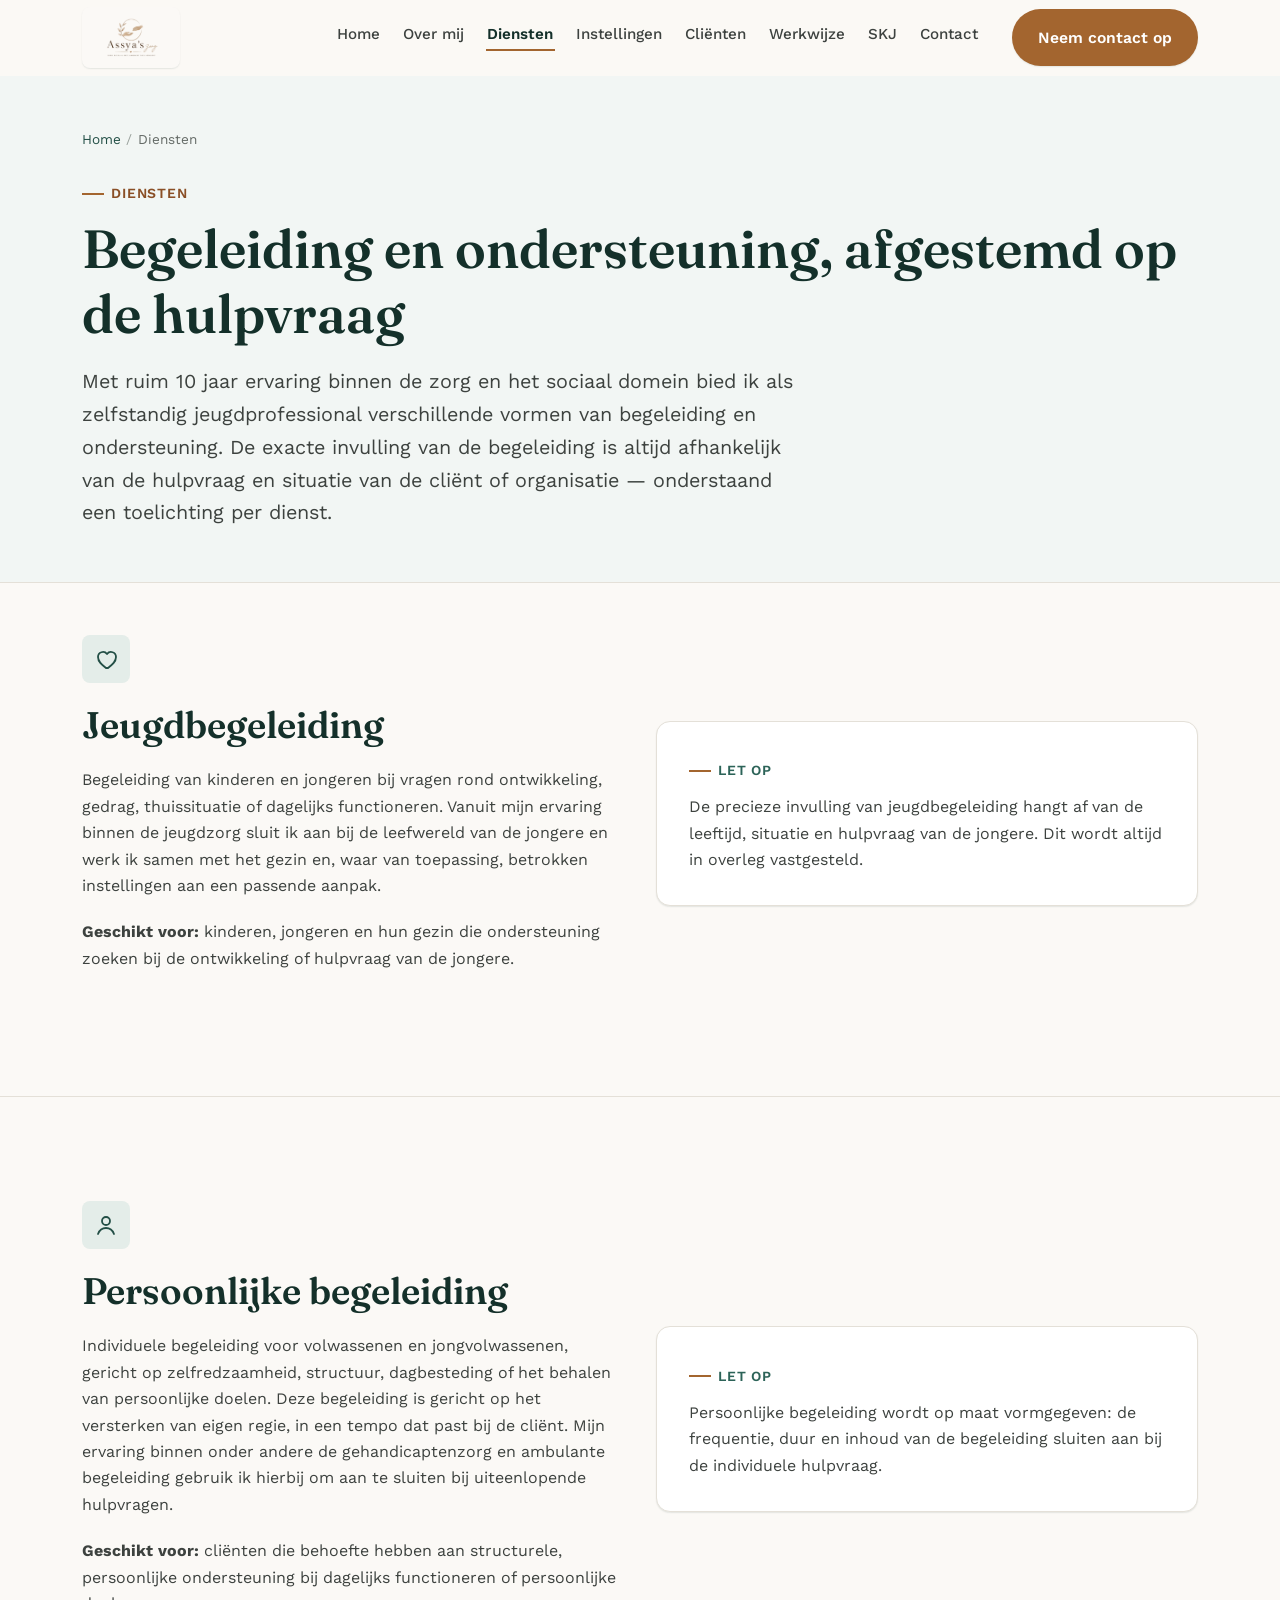
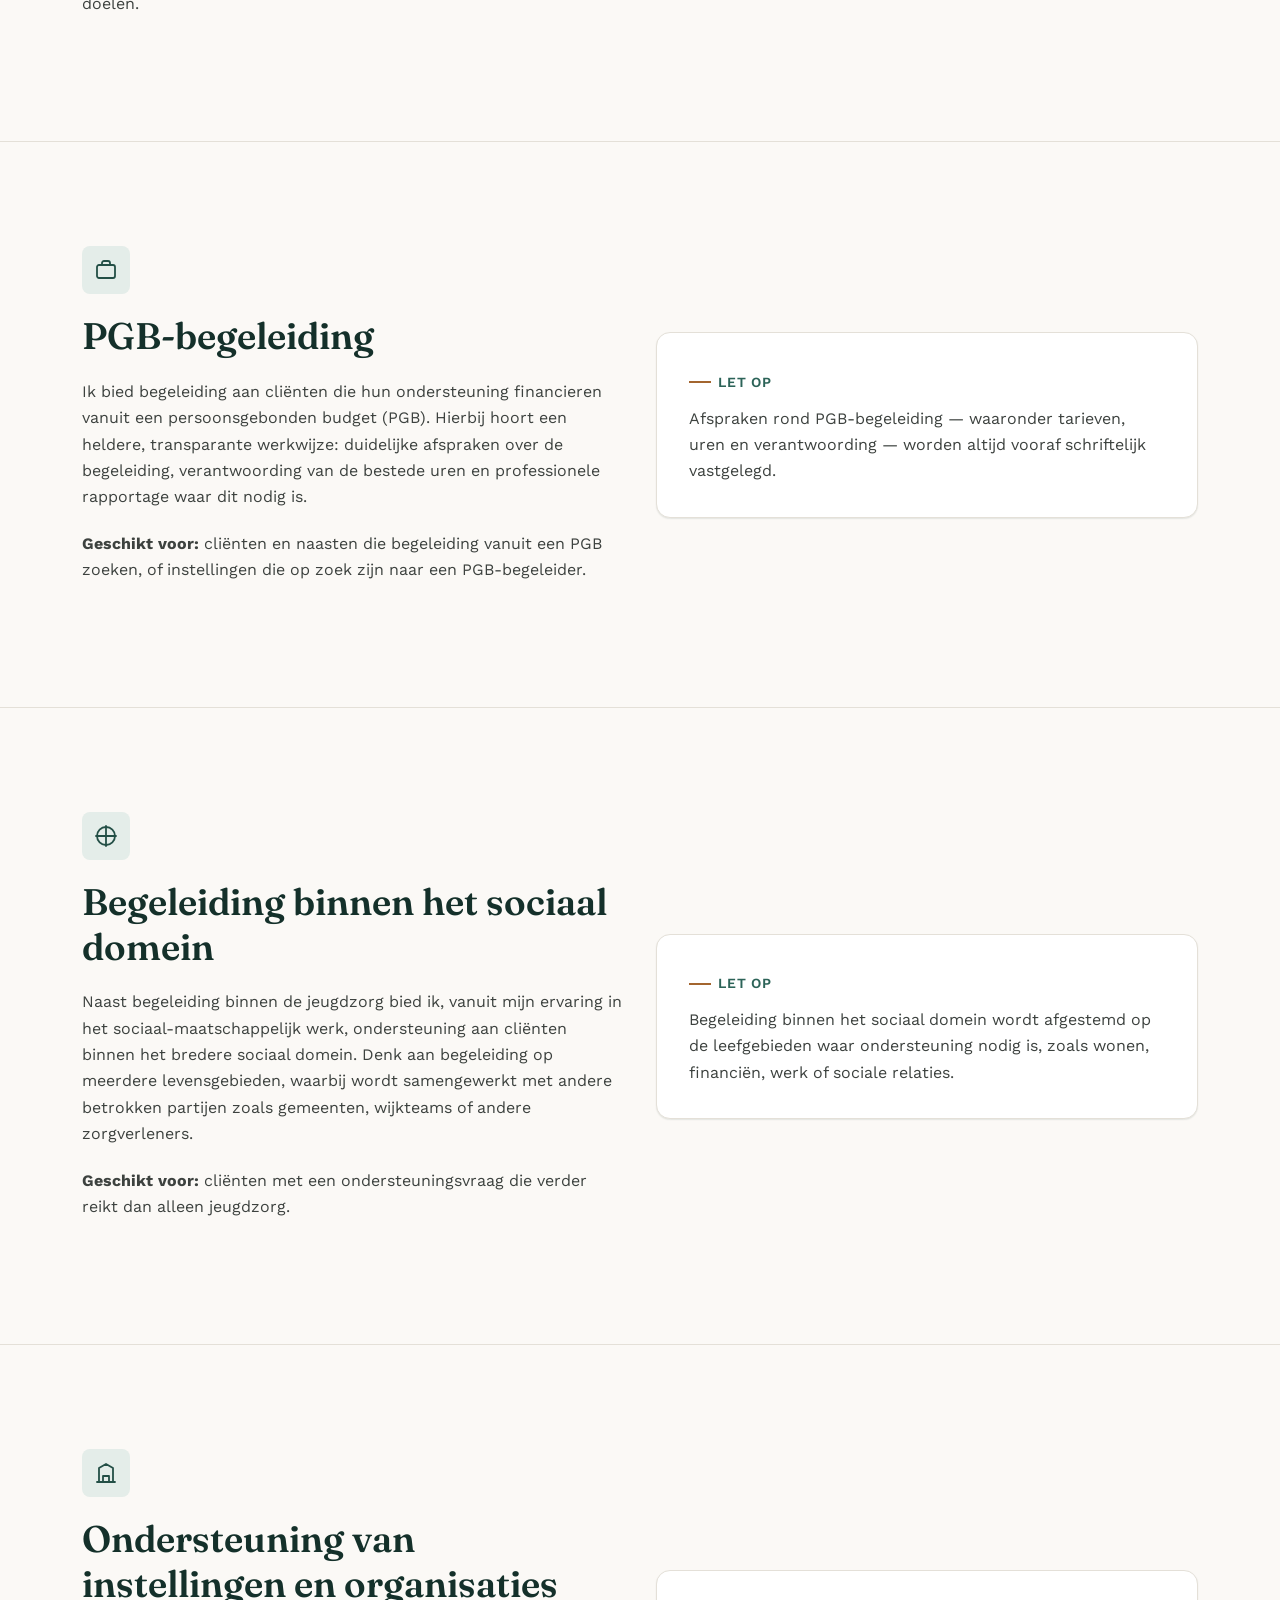
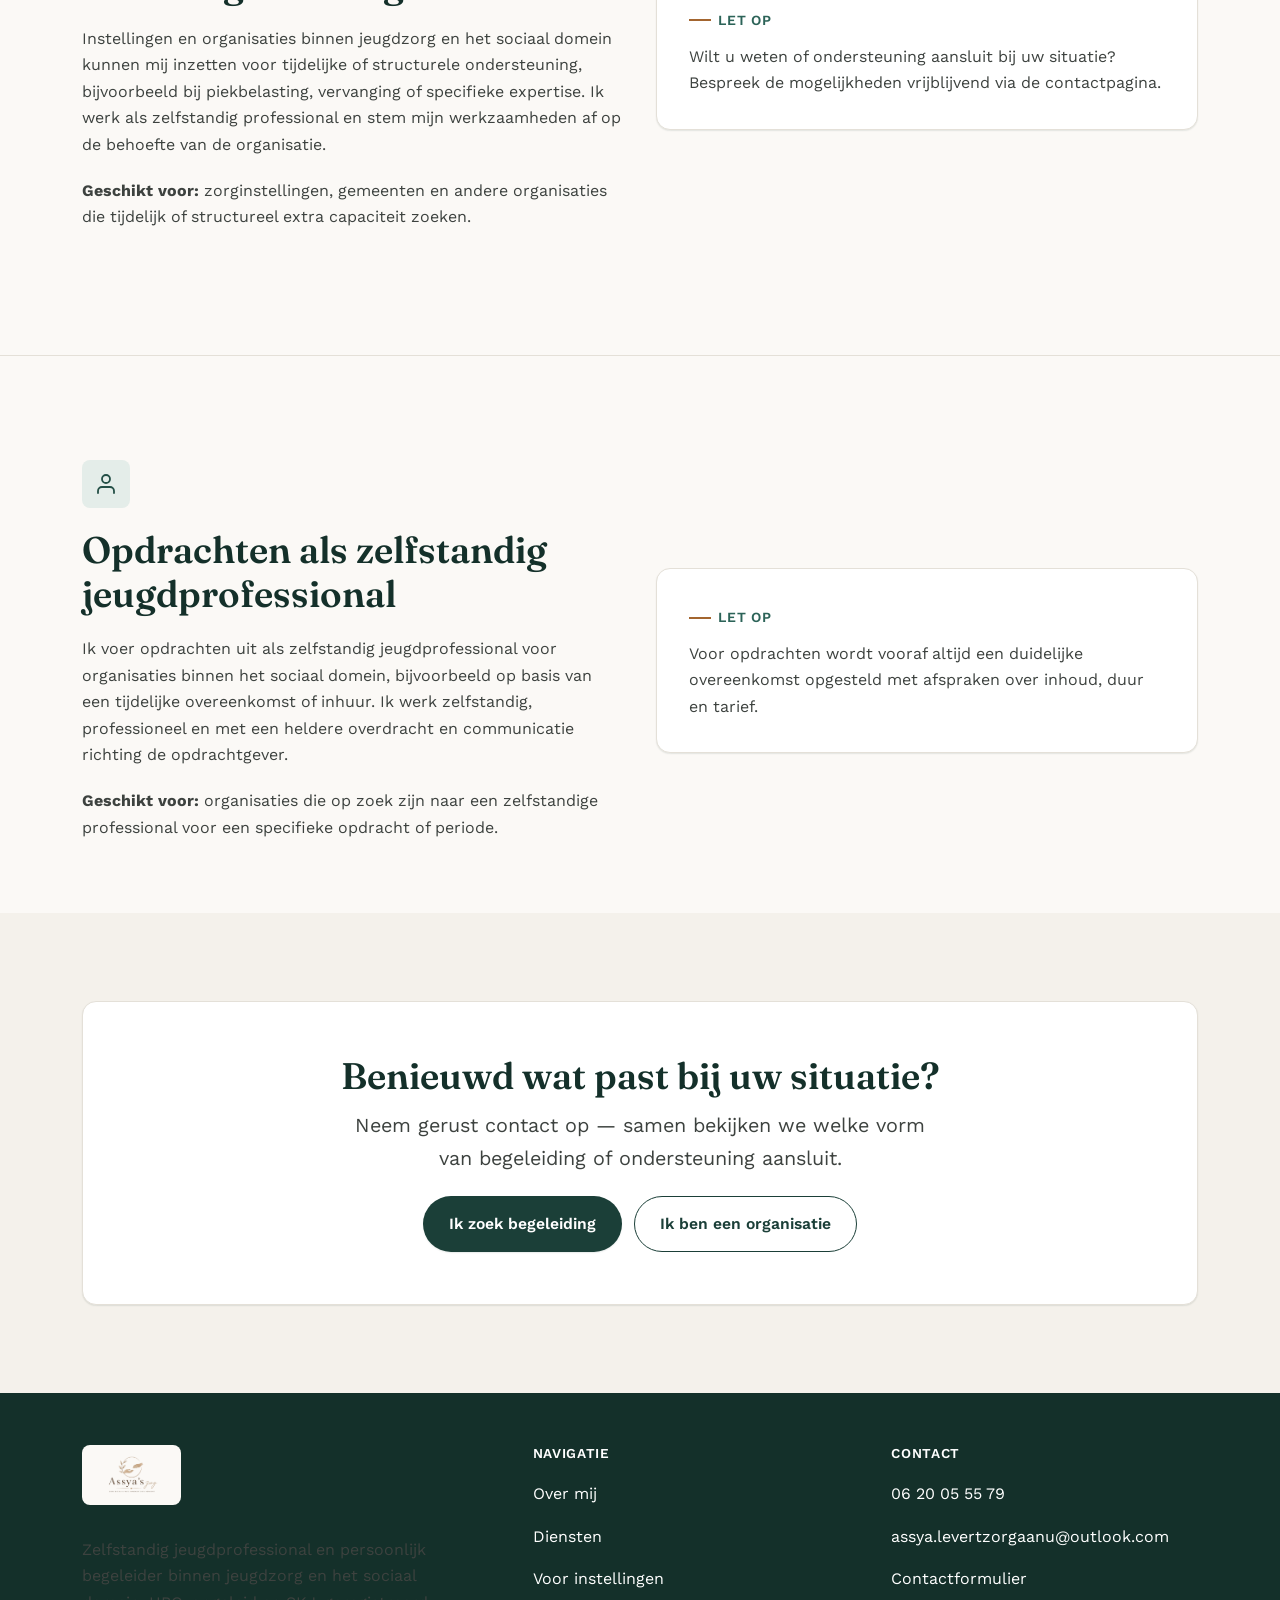
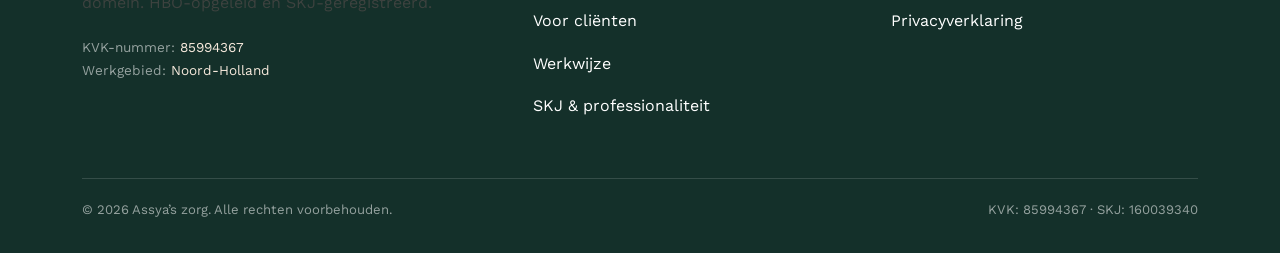
<file: diensten.html>
<!DOCTYPE html>
<html lang="nl">
<head>
<script>document.documentElement.classList.add('js');</script>
<meta charset="UTF-8">
<meta name="viewport" content="width=device-width, initial-scale=1.0">
<title>Diensten — Jeugdbegeleiding, PGB &amp; Sociaal Domein | Assya’s zorg</title>
<meta name="description" content="Diensten van Assya’s zorg: jeugdbegeleiding, persoonlijke begeleiding, ambulante begeleiding, PGB-begeleiding en ondersteuning binnen het sociaal domein, actief in Noord-Holland.">
<meta name="robots" content="index, follow">
<link rel="canonical" href="https://[UWDOMEIN].nl/diensten.html">
<meta property="og:type" content="website">
<meta property="og:site_name" content="Assya’s zorg">
<meta property="og:title" content="Diensten — Jeugdbegeleiding, PGB &amp; Sociaal Domein">
<meta property="og:description" content="Jeugdbegeleiding, persoonlijke begeleiding, PGB-begeleiding en ondersteuning van instellingen binnen het sociaal domein.">
<meta property="og:image" content="https://[UWDOMEIN].nl/assets/img/og-image.jpg">
<meta property="og:url" content="https://[UWDOMEIN].nl/diensten.html">
<meta property="og:locale" content="nl_NL">
<link rel="icon" href="/assets/img/favicon.svg" type="image/svg+xml">
<link rel="stylesheet" href="/assets/css/style.css">
<link rel="preconnect" href="https://fonts.googleapis.com">
<link rel="preconnect" href="https://fonts.gstatic.com" crossorigin>
<link href="https://fonts.googleapis.com/css2?family=Fraunces:opsz,wght@9..144,500;9..144,600&family=Work+Sans:wght@400;500;600;700&display=swap" rel="stylesheet">
</head>
<body class="has-mobile-cta">
<a class="skip-link" href="#main">Direct naar inhoud</a>

<header class="site-header">
  <div class="container">
    <a href="/index.html" class="brand">
      <span class="brand-logo-frame">
        <img src="/assets/img/assya-zorg-logo.png" alt="Assya’s zorg logo" class="brand-logo">
      </span>
    </a>
    <button class="nav-toggle" aria-label="Menu openen" aria-expanded="false" aria-controls="primary-nav">
      <span class="visually-hidden">Menu</span><span></span>
    </button>
    <nav class="primary-nav" id="primary-nav" aria-label="Hoofdnavigatie">
      <ul class="nav-links">
        <li><a href="/index.html">Home</a></li>
        <li><a href="/over-mij.html">Over mij</a></li>
        <li><a href="/diensten.html" aria-current="page">Diensten</a></li>
        <li><a href="/voor-instellingen.html">Instellingen</a></li>
        <li><a href="/voor-clienten.html">Cliënten</a></li>
        <li><a href="/werkwijze.html">Werkwijze</a></li>
        <li><a href="/skj-professionaliteit.html">SKJ</a></li>
        <li><a href="/contact.html">Contact</a></li>
      </ul>
      <a href="/contact.html" class="btn btn-accent header-cta">Neem contact op</a>
    </nav>
  </div>
</header>

<main id="main">

  <section class="page-hero">
    <div class="container">
      <ul class="breadcrumb">
        <li><a href="/index.html">Home</a></li>
        <li>Diensten</li>
      </ul>
      <p class="eyebrow">Diensten</p>
      <h1>Begeleiding en ondersteuning, afgestemd op de hulpvraag</h1>
      <p class="lead">
        Met ruim 10 jaar ervaring binnen de zorg en het sociaal domein bied ik als zelfstandig
        jeugdprofessional verschillende vormen van begeleiding en ondersteuning. De exacte
        invulling van de begeleiding is altijd afhankelijk van de hulpvraag en situatie van de
        cliënt of organisatie — onderstaand een toelichting per dienst.
      </p>
    </div>
  </section>

  <section id="jeugdbegeleiding" class="tight">
    <div class="container grid grid-2" style="align-items:center;">
      <div class="reveal">
        <span class="card-icon" aria-hidden="true">
          <svg viewBox="0 0 24 24" fill="none" stroke="currentColor" stroke-width="1.8" stroke-linecap="round" stroke-linejoin="round"><path d="M12 21c-4-3-8-6-8-11a5 5 0 0 1 9-3 5 5 0 0 1 9 3c0 5-4 8-8 11z"/></svg>
        </span>
        <h2>Jeugdbegeleiding</h2>
        <p>
          Begeleiding van kinderen en jongeren bij vragen rond ontwikkeling, gedrag, thuissituatie
          of dagelijks functioneren. Vanuit mijn ervaring binnen de jeugdzorg sluit ik aan bij de
          leefwereld van de jongere en werk ik samen met het gezin en, waar van toepassing,
          betrokken instellingen aan een passende aanpak.
        </p>
        <p><strong>Geschikt voor:</strong> kinderen, jongeren en hun gezin die ondersteuning zoeken bij de ontwikkeling of hulpvraag van de jongere.</p>
      </div>
      <div class="card reveal">
        <p class="eyebrow" style="margin-bottom:var(--space-xs);">Let op</p>
        <p class="mb-0">De precieze invulling van jeugdbegeleiding hangt af van de leeftijd, situatie en hulpvraag van de jongere. Dit wordt altijd in overleg vastgesteld.</p>
      </div>
    </div>
  </section>

  <hr class="divider">

  <section id="persoonlijke-begeleiding" class="tight">
    <div class="container grid grid-2" style="align-items:center;">
      <div class="card reveal" style="order:2;">
        <p class="eyebrow" style="margin-bottom:var(--space-xs);">Let op</p>
        <p class="mb-0">Persoonlijke begeleiding wordt op maat vormgegeven: de frequentie, duur en inhoud van de begeleiding sluiten aan bij de individuele hulpvraag.</p>
      </div>
      <div class="reveal" style="order:1;">
        <span class="card-icon" aria-hidden="true">
          <svg viewBox="0 0 24 24" fill="none" stroke="currentColor" stroke-width="1.8" stroke-linecap="round" stroke-linejoin="round"><circle cx="12" cy="8" r="4"/><path d="M4 21c1.5-4 5-6 8-6s6.5 2 8 6"/></svg>
        </span>
        <h2>Persoonlijke begeleiding</h2>
        <p>
          Individuele begeleiding voor volwassenen en jongvolwassenen, gericht op zelfredzaamheid,
          structuur, dagbesteding of het behalen van persoonlijke doelen. Deze begeleiding is
          gericht op het versterken van eigen regie, in een tempo dat past bij de cliënt. Mijn
          ervaring binnen onder andere de gehandicaptenzorg en ambulante begeleiding gebruik ik
          hierbij om aan te sluiten bij uiteenlopende hulpvragen.
        </p>
        <p><strong>Geschikt voor:</strong> cliënten die behoefte hebben aan structurele, persoonlijke ondersteuning bij dagelijks functioneren of persoonlijke doelen.</p>
      </div>
    </div>
  </section>

  <hr class="divider">

  <section id="pgb-begeleiding" class="tight">
    <div class="container grid grid-2" style="align-items:center;">
      <div class="reveal">
        <span class="card-icon" aria-hidden="true">
          <svg viewBox="0 0 24 24" fill="none" stroke="currentColor" stroke-width="1.8" stroke-linecap="round" stroke-linejoin="round"><rect x="3" y="7" width="18" height="13" rx="2"/><path d="M8 7V5a2 2 0 0 1 2-2h4a2 2 0 0 1 2 2v2"/></svg>
        </span>
        <h2>PGB-begeleiding</h2>
        <p>
          Ik bied begeleiding aan cliënten die hun ondersteuning financieren vanuit een
          persoonsgebonden budget (PGB). Hierbij hoort een heldere, transparante werkwijze:
          duidelijke afspraken over de begeleiding, verantwoording van de bestede uren en
          professionele rapportage waar dit nodig is.
        </p>
        <p><strong>Geschikt voor:</strong> cliënten en naasten die begeleiding vanuit een PGB zoeken, of instellingen die op zoek zijn naar een PGB-begeleider.</p>
      </div>
      <div class="card reveal">
        <p class="eyebrow" style="margin-bottom:var(--space-xs);">Let op</p>
        <p class="mb-0">Afspraken rond PGB-begeleiding — waaronder tarieven, uren en verantwoording — worden altijd vooraf schriftelijk vastgelegd.</p>
      </div>
    </div>
  </section>

  <hr class="divider">

  <section id="sociaal-domein" class="tight">
    <div class="container grid grid-2" style="align-items:center;">
      <div class="card reveal" style="order:2;">
        <p class="eyebrow" style="margin-bottom:var(--space-xs);">Let op</p>
        <p class="mb-0">Begeleiding binnen het sociaal domein wordt afgestemd op de leefgebieden waar ondersteuning nodig is, zoals wonen, financiën, werk of sociale relaties.</p>
      </div>
      <div class="reveal" style="order:1;">
        <span class="card-icon" aria-hidden="true">
          <svg viewBox="0 0 24 24" fill="none" stroke="currentColor" stroke-width="1.8" stroke-linecap="round" stroke-linejoin="round"><path d="M12 2v20M2 12h20"/><circle cx="12" cy="12" r="9"/></svg>
        </span>
        <h2>Begeleiding binnen het sociaal domein</h2>
        <p>
          Naast begeleiding binnen de jeugdzorg bied ik, vanuit mijn ervaring in het
          sociaal-maatschappelijk werk, ondersteuning aan cliënten binnen het bredere sociaal
          domein. Denk aan begeleiding op meerdere levensgebieden, waarbij wordt samengewerkt met
          andere betrokken partijen zoals gemeenten, wijkteams of andere zorgverleners.
        </p>
        <p><strong>Geschikt voor:</strong> cliënten met een ondersteuningsvraag die verder reikt dan alleen jeugdzorg.</p>
      </div>
    </div>
  </section>

  <hr class="divider">

  <section id="ondersteuning-instellingen" class="tight">
    <div class="container grid grid-2" style="align-items:center;">
      <div class="reveal">
        <span class="card-icon" aria-hidden="true">
          <svg viewBox="0 0 24 24" fill="none" stroke="currentColor" stroke-width="1.8" stroke-linecap="round" stroke-linejoin="round"><path d="M3 21h18M5 21V7l7-4 7 4v14M9 21v-6h6v6"/></svg>
        </span>
        <h2>Ondersteuning van instellingen en organisaties</h2>
        <p>
          Instellingen en organisaties binnen jeugdzorg en het sociaal domein kunnen mij inzetten
          voor tijdelijke of structurele ondersteuning, bijvoorbeeld bij piekbelasting,
          vervanging of specifieke expertise. Ik werk als zelfstandig professional en stem mijn
          werkzaamheden af op de behoefte van de organisatie.
        </p>
        <p><strong>Geschikt voor:</strong> zorginstellingen, gemeenten en andere organisaties die tijdelijk of structureel extra capaciteit zoeken.</p>
      </div>
      <div class="card reveal">
        <p class="eyebrow" style="margin-bottom:var(--space-xs);">Let op</p>
        <p class="mb-0">Wilt u weten of ondersteuning aansluit bij uw situatie? Bespreek de mogelijkheden vrijblijvend via de contactpagina.</p>
      </div>
    </div>
  </section>

  <hr class="divider">

  <section id="zelfstandige-opdrachten" class="tight">
    <div class="container grid grid-2" style="align-items:center;">
      <div class="card reveal" style="order:2;">
        <p class="eyebrow" style="margin-bottom:var(--space-xs);">Let op</p>
        <p class="mb-0">Voor opdrachten wordt vooraf altijd een duidelijke overeenkomst opgesteld met afspraken over inhoud, duur en tarief.</p>
      </div>
      <div class="reveal" style="order:1;">
        <span class="card-icon" aria-hidden="true">
          <svg viewBox="0 0 24 24" fill="none" stroke="currentColor" stroke-width="1.8" stroke-linecap="round" stroke-linejoin="round"><path d="M20 21v-2a4 4 0 0 0-4-4H8a4 4 0 0 0-4 4v2"/><circle cx="12" cy="7" r="4"/></svg>
        </span>
        <h2>Opdrachten als zelfstandig jeugdprofessional</h2>
        <p>
          Ik voer opdrachten uit als zelfstandig jeugdprofessional voor organisaties binnen het
          sociaal domein, bijvoorbeeld op basis van een tijdelijke overeenkomst of inhuur. Ik
          werk zelfstandig, professioneel en met een heldere overdracht en communicatie richting
          de opdrachtgever.
        </p>
        <p><strong>Geschikt voor:</strong> organisaties die op zoek zijn naar een zelfstandige professional voor een specifieke opdracht of periode.</p>
      </div>
    </div>
  </section>

  <section class="band">
    <div class="container">
      <div class="card text-center reveal" style="padding:var(--space-lg);">
        <h2 style="margin-bottom:var(--space-xs);">Benieuwd wat past bij uw situatie?</h2>
        <p class="lead" style="max-width:600px; margin-inline:auto;">Neem gerust contact op — samen bekijken we welke vorm van begeleiding of ondersteuning aansluit.</p>
        <div class="cta-row" style="justify-content:center;">
          <a href="/contact.html?type=clientbegeleiding" class="btn btn-primary">Ik zoek begeleiding</a>
          <a href="/voor-instellingen.html" class="btn btn-outline">Ik ben een organisatie</a>
        </div>
      </div>
    </div>
  </section>

</main>

<div class="mobile-cta-bar">
  <a href="tel:+31620055579" class="btn btn-ghost btn-sm">Bel direct</a>
  <a href="/contact.html" class="btn btn-accent btn-sm">Neem contact op</a>
</div>

<footer class="site-footer">
  <div class="container">
    <div class="footer-grid">
      <div>
        <div class="footer-brand">
          <span class="footer-logo-frame">
            <img src="/assets/img/assya-zorg-logo.png" alt="Assya’s zorg logo" class="footer-logo">
          </span>
        </div>
        <p>Zelfstandig jeugdprofessional en persoonlijk begeleider binnen jeugdzorg en het sociaal domein. HBO-opgeleid en SKJ-geregistreerd.</p>
        <p style="font-size:0.85rem; color:rgba(255,255,255,0.55);">
          KVK-nummer: <span style="color:#f6e9dc;">85994367</span><br>
          Werkgebied: <span style="color:#f6e9dc;">Noord-Holland</span>
        </p>
      </div>
      <div class="footer-col">
        <h4>Navigatie</h4>
        <ul>
          <li><a href="/over-mij.html">Over mij</a></li>
          <li><a href="/diensten.html">Diensten</a></li>
          <li><a href="/voor-instellingen.html">Voor instellingen</a></li>
          <li><a href="/voor-clienten.html">Voor cliënten</a></li>
          <li><a href="/werkwijze.html">Werkwijze</a></li>
          <li><a href="/skj-professionaliteit.html">SKJ &amp; professionaliteit</a></li>
        </ul>
      </div>
      <div class="footer-col">
        <h4>Contact</h4>
        <ul>
          <li><a href="tel:+31620055579">06 20 05 55 79</a></li>
          <li><a href="mailto:assya.levertzorgaanu@outlook.com">assya.levertzorgaanu@outlook.com</a></li>
          <li><a href="/contact.html">Contactformulier</a></li>
          <li><a href="/privacyverklaring.html">Privacyverklaring</a></li>
        </ul>
      </div>
    </div>
    <div class="footer-bottom">
      <span>© <span data-current-year>2026</span> Assya’s zorg. Alle rechten voorbehouden.</span>
      <span>KVK: 85994367 · SKJ: 160039340</span>
    </div>
  </div>
</footer>

<script src="/assets/js/main.js"></script>
</body>
</html>
</file>
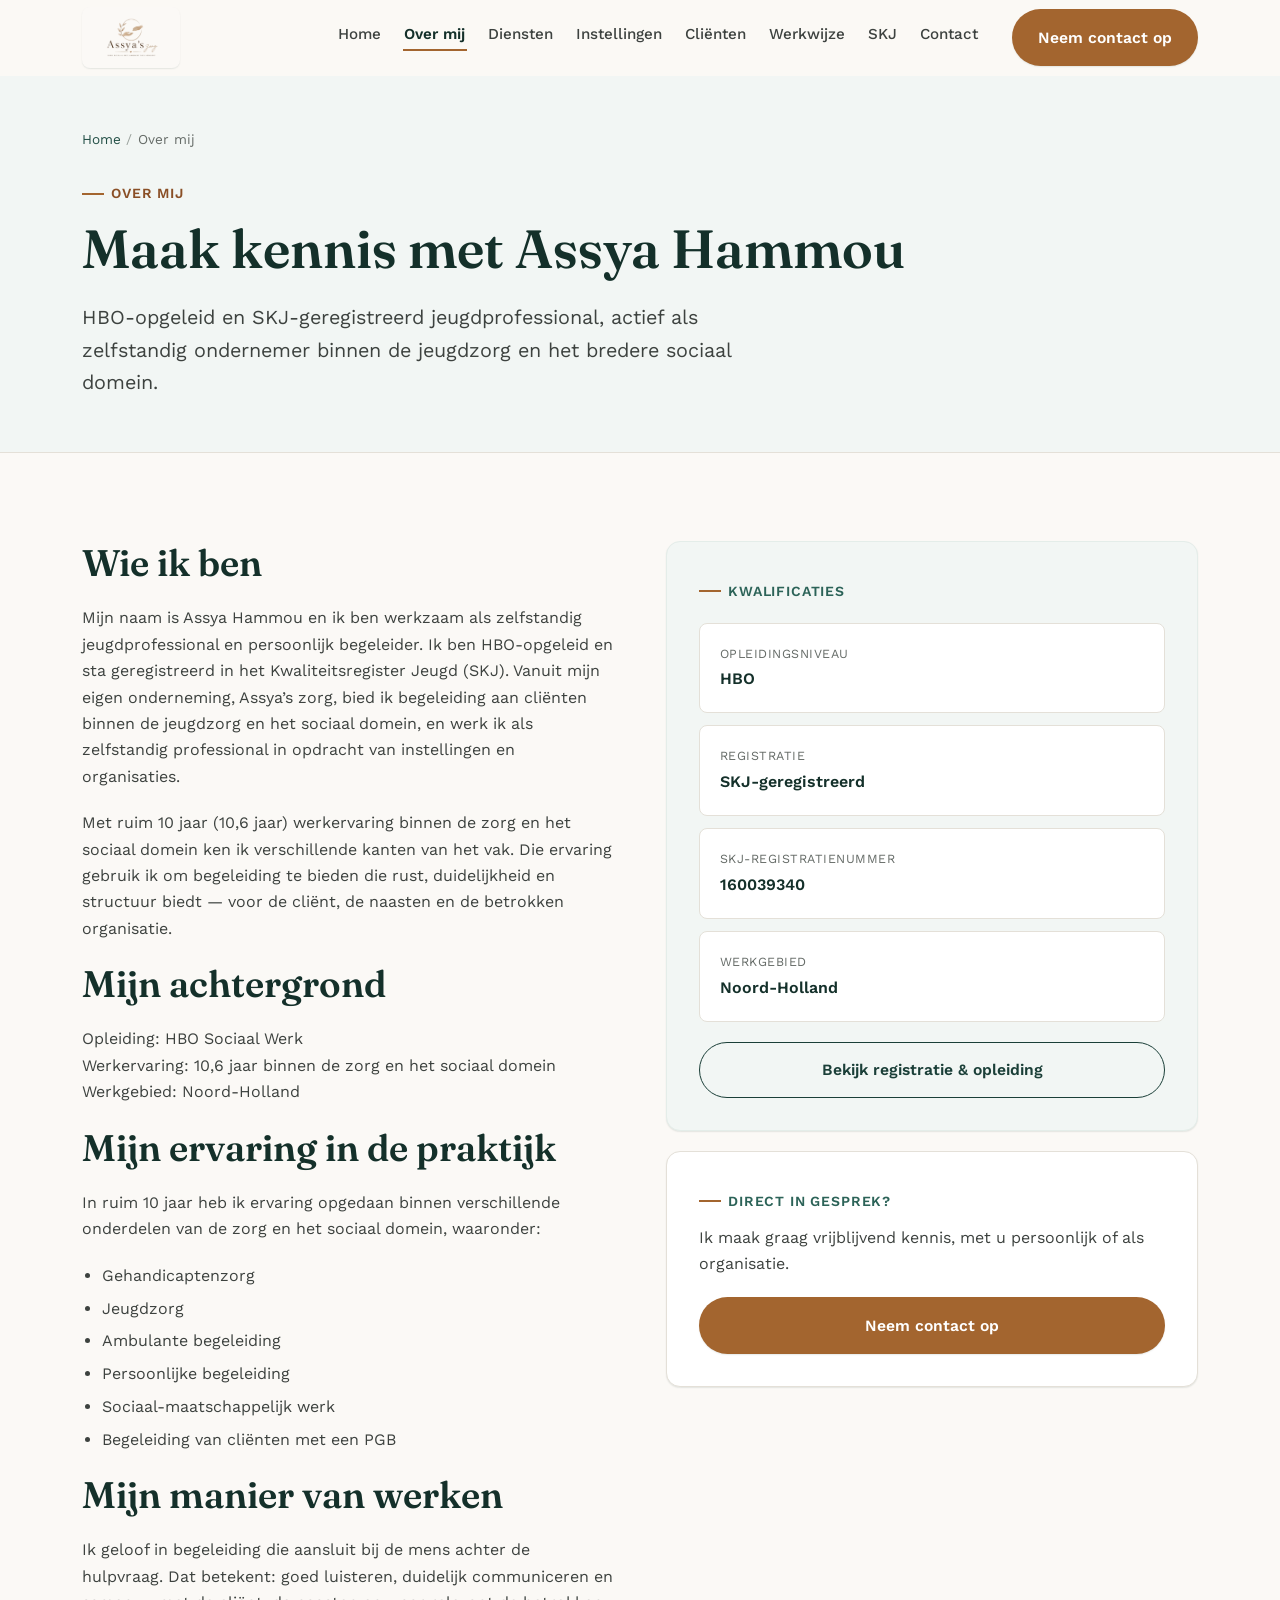
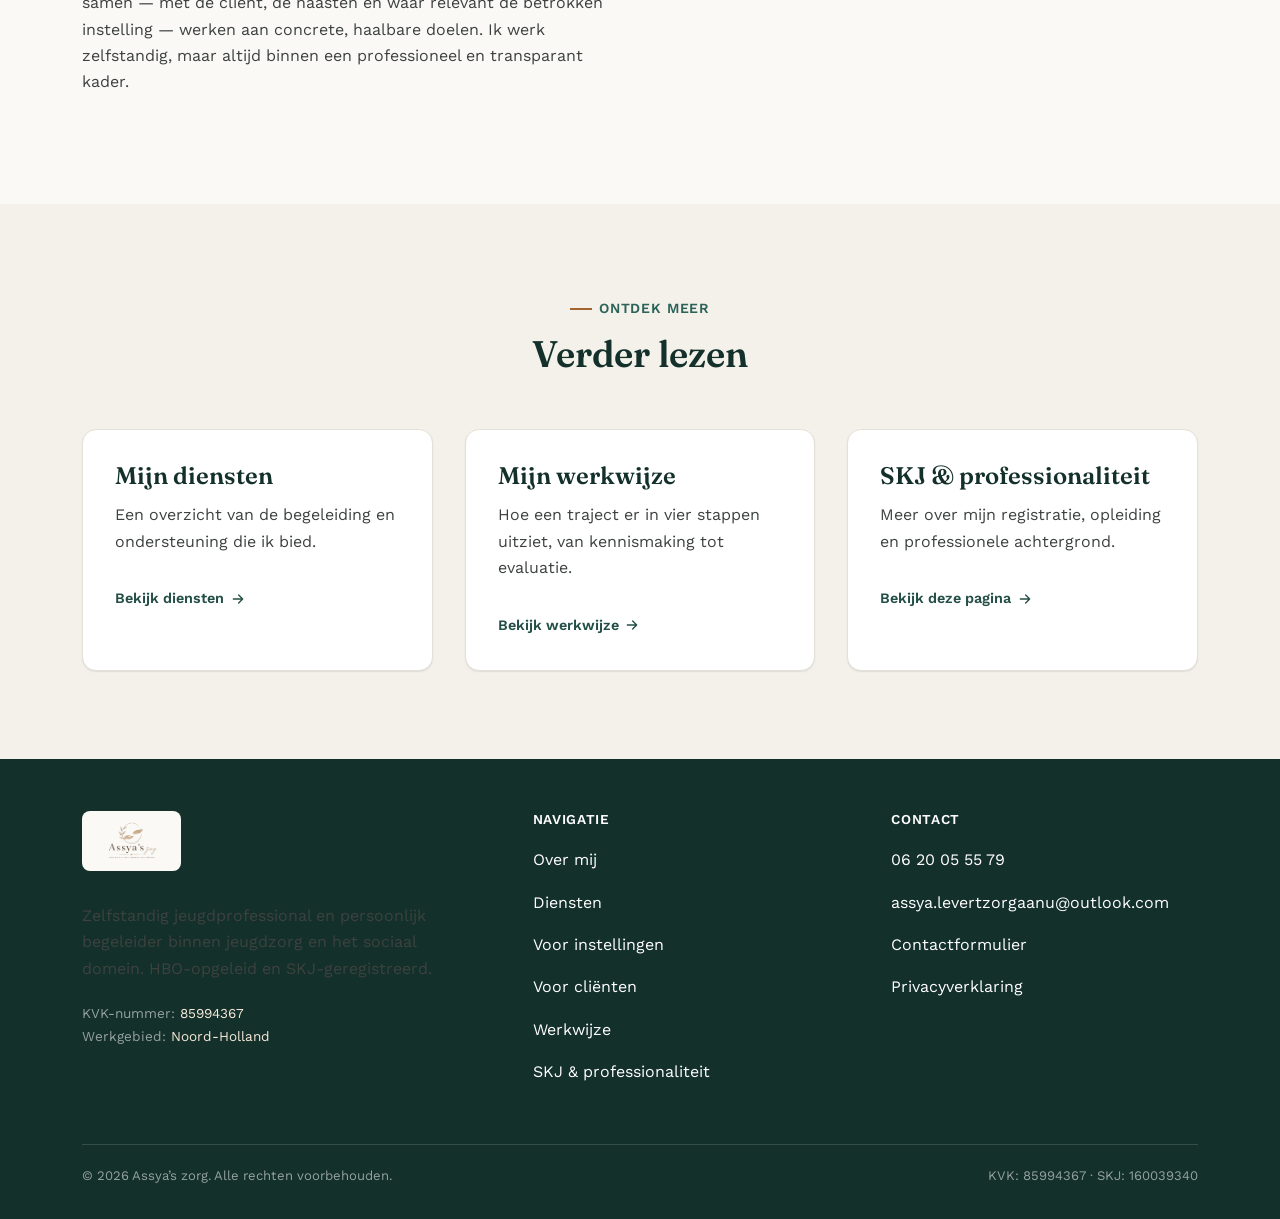
<file: over-mij.html>
<!DOCTYPE html>
<html lang="nl">
<head>
<script>document.documentElement.classList.add('js');</script>
<meta charset="UTF-8">
<meta name="viewport" content="width=device-width, initial-scale=1.0">
<title>Over mij — Assya Hammou | Zelfstandig Jeugdprofessional | Assya’s zorg</title>
<meta name="description" content="Maak kennis met Assya Hammou van Assya’s zorg: HBO-opgeleid en SKJ-geregistreerd jeugdprofessional met ruim 10 jaar ervaring binnen de jeugdzorg en het sociaal domein.">
<meta name="robots" content="index, follow">
<link rel="canonical" href="https://[UWDOMEIN].nl/over-mij.html">
<meta property="og:type" content="website">
<meta property="og:site_name" content="Assya’s zorg">
<meta property="og:title" content="Over mij — Assya Hammou | Zelfstandig Jeugdprofessional">
<meta property="og:description" content="HBO-opgeleid en SKJ-geregistreerd jeugdprofessional met ervaring binnen de jeugdzorg en het sociaal domein.">
<meta property="og:image" content="https://[UWDOMEIN].nl/assets/img/og-image.jpg">
<meta property="og:url" content="https://[UWDOMEIN].nl/over-mij.html">
<meta property="og:locale" content="nl_NL">
<link rel="icon" href="/assets/img/favicon.svg" type="image/svg+xml">
<link rel="stylesheet" href="/assets/css/style.css">
<link rel="preconnect" href="https://fonts.googleapis.com">
<link rel="preconnect" href="https://fonts.gstatic.com" crossorigin>
<link href="https://fonts.googleapis.com/css2?family=Fraunces:opsz,wght@9..144,500;9..144,600&family=Work+Sans:wght@400;500;600;700&display=swap" rel="stylesheet">
</head>
<body class="has-mobile-cta">
<a class="skip-link" href="#main">Direct naar inhoud</a>

<header class="site-header">
  <div class="container">
    <a href="/index.html" class="brand">
      <span class="brand-logo-frame">
        <img src="/assets/img/assya-zorg-logo.png" alt="Assya’s zorg logo" class="brand-logo">
      </span>
    </a>
    <button class="nav-toggle" aria-label="Menu openen" aria-expanded="false" aria-controls="primary-nav">
      <span class="visually-hidden">Menu</span><span></span>
    </button>
    <nav class="primary-nav" id="primary-nav" aria-label="Hoofdnavigatie">
      <ul class="nav-links">
        <li><a href="/index.html">Home</a></li>
        <li><a href="/over-mij.html" aria-current="page">Over mij</a></li>
        <li><a href="/diensten.html">Diensten</a></li>
        <li><a href="/voor-instellingen.html">Instellingen</a></li>
        <li><a href="/voor-clienten.html">Cliënten</a></li>
        <li><a href="/werkwijze.html">Werkwijze</a></li>
        <li><a href="/skj-professionaliteit.html">SKJ</a></li>
        <li><a href="/contact.html">Contact</a></li>
      </ul>
      <a href="/contact.html" class="btn btn-accent header-cta">Neem contact op</a>
    </nav>
  </div>
</header>

<main id="main">

  <section class="page-hero">
    <div class="container">
      <ul class="breadcrumb">
        <li><a href="/index.html">Home</a></li>
        <li>Over mij</li>
      </ul>
      <p class="eyebrow">Over mij</p>
      <h1>Maak kennis met Assya Hammou</h1>
      <p class="lead">
        HBO-opgeleid en SKJ-geregistreerd jeugdprofessional, actief als zelfstandig ondernemer
        binnen de jeugdzorg en het bredere sociaal domein.
      </p>
    </div>
  </section>

  <section>
    <div class="container grid grid-2" style="align-items:flex-start; gap:var(--space-lg);">
      <div class="reveal">
        <h2>Wie ik ben</h2>
        <p>
          Mijn naam is <span>Assya Hammou</span> en ik ben werkzaam als zelfstandig
          jeugdprofessional en persoonlijk begeleider. Ik ben HBO-opgeleid en sta geregistreerd in
          het Kwaliteitsregister Jeugd (SKJ). Vanuit mijn eigen onderneming, <span>Assya’s zorg</span>,
          bied ik begeleiding aan cliënten binnen de jeugdzorg en het sociaal domein, en werk ik
          als zelfstandig professional in opdracht van instellingen en organisaties.
        </p>
        <p>
          Met ruim 10 jaar (10,6 jaar) werkervaring binnen de zorg en het sociaal domein ken ik
          verschillende kanten van het vak. Die ervaring gebruik ik om begeleiding te bieden die
          rust, duidelijkheid en structuur biedt — voor de cliënt, de naasten en de betrokken
          organisatie.
        </p>

        <h2>Mijn achtergrond</h2>
        <p>
          Opleiding: <span>HBO Sociaal Werk</span><br>
          Werkervaring: <span>10,6 jaar binnen de zorg en het sociaal domein</span><br>
          Werkgebied: <span>Noord-Holland</span>
        </p>

        <h2>Mijn ervaring in de praktijk</h2>
        <p>
          In ruim 10 jaar heb ik ervaring opgedaan binnen verschillende onderdelen van de zorg en
          het sociaal domein, waaronder:
        </p>
        <ul>
          <li>Gehandicaptenzorg</li>
          <li>Jeugdzorg</li>
          <li>Ambulante begeleiding</li>
          <li>Persoonlijke begeleiding</li>
          <li>Sociaal-maatschappelijk werk</li>
          <li>Begeleiding van cliënten met een PGB</li>
        </ul>

        <h2>Mijn manier van werken</h2>
        <p>
          Ik geloof in begeleiding die aansluit bij de mens achter de hulpvraag. Dat betekent:
          goed luisteren, duidelijk communiceren en samen — met de cliënt, de naasten en waar
          relevant de betrokken instelling — werken aan concrete, haalbare doelen. Ik werk
          zelfstandig, maar altijd binnen een professioneel en transparant kader.
        </p>
      </div>

      <aside class="reveal">
        <div class="card" style="background:var(--color-primary-50); border-color:var(--color-primary-100);">
          <p class="eyebrow" style="margin-bottom:var(--space-sm);">Kwalificaties</p>
          <ul class="credential-list">
            <li>
              <div>
                <span class="field-label">Opleidingsniveau</span>
                <span class="field-value">HBO</span>
              </div>
            </li>
            <li>
              <div>
                <span class="field-label">Registratie</span>
                <span class="field-value">SKJ-geregistreerd</span>
              </div>
            </li>
            <li>
              <div>
                <span class="field-label">SKJ-registratienummer</span>
                <span class="field-value">160039340</span>
              </div>
            </li>
            <li>
              <div>
                <span class="field-label">Werkgebied</span>
                <span class="field-value">Noord-Holland</span>
              </div>
            </li>
          </ul>
          <div class="cta-row">
            <a href="/skj-professionaliteit.html" class="btn btn-outline btn-block">Bekijk registratie &amp; opleiding</a>
          </div>
        </div>

        <div class="card" style="margin-top:var(--space-sm);">
          <p class="eyebrow" style="margin-bottom:var(--space-xs);">Direct in gesprek?</p>
          <p style="margin-bottom:var(--space-sm);">Ik maak graag vrijblijvend kennis, met u persoonlijk of als organisatie.</p>
          <a href="/contact.html" class="btn btn-accent btn-block">Neem contact op</a>
        </div>
      </aside>
    </div>
  </section>

  <section class="band">
    <div class="container">
      <div class="section-head center reveal">
        <p class="eyebrow">Ontdek meer</p>
        <h2>Verder lezen</h2>
      </div>
      <div class="grid grid-3">
        <article class="card reveal">
          <h3>Mijn diensten</h3>
          <p>Een overzicht van de begeleiding en ondersteuning die ik bied.</p>
          <a href="/diensten.html" class="card-link">Bekijk diensten
            <svg viewBox="0 0 24 24" fill="none" stroke="currentColor" stroke-width="2" stroke-linecap="round" stroke-linejoin="round"><path d="M5 12h14M13 6l6 6-6 6"/></svg>
          </a>
        </article>
        <article class="card reveal">
          <h3>Mijn werkwijze</h3>
          <p>Hoe een traject er in vier stappen uitziet, van kennismaking tot evaluatie.</p>
          <a href="/werkwijze.html" class="card-link">Bekijk werkwijze
            <svg viewBox="0 0 24 24" fill="none" stroke="currentColor" stroke-width="2" stroke-linecap="round" stroke-linejoin="round"><path d="M5 12h14M13 6l6 6-6 6"/></svg>
          </a>
        </article>
        <article class="card reveal">
          <h3>SKJ &amp; professionaliteit</h3>
          <p>Meer over mijn registratie, opleiding en professionele achtergrond.</p>
          <a href="/skj-professionaliteit.html" class="card-link">Bekijk deze pagina
            <svg viewBox="0 0 24 24" fill="none" stroke="currentColor" stroke-width="2" stroke-linecap="round" stroke-linejoin="round"><path d="M5 12h14M13 6l6 6-6 6"/></svg>
          </a>
        </article>
      </div>
    </div>
  </section>

</main>

<div class="mobile-cta-bar">
  <a href="tel:+31620055579" class="btn btn-ghost btn-sm">Bel direct</a>
  <a href="/contact.html" class="btn btn-accent btn-sm">Neem contact op</a>
</div>

<footer class="site-footer">
  <div class="container">
    <div class="footer-grid">
      <div>
        <div class="footer-brand">
          <span class="footer-logo-frame">
            <img src="/assets/img/assya-zorg-logo.png" alt="Assya’s zorg logo" class="footer-logo">
          </span>
        </div>
        <p>Zelfstandig jeugdprofessional en persoonlijk begeleider binnen jeugdzorg en het sociaal domein. HBO-opgeleid en SKJ-geregistreerd.</p>
        <p style="font-size:0.85rem; color:rgba(255,255,255,0.55);">
          KVK-nummer: <span style="color:#f6e9dc;">85994367</span><br>
          Werkgebied: <span style="color:#f6e9dc;">Noord-Holland</span>
        </p>
      </div>
      <div class="footer-col">
        <h4>Navigatie</h4>
        <ul>
          <li><a href="/over-mij.html">Over mij</a></li>
          <li><a href="/diensten.html">Diensten</a></li>
          <li><a href="/voor-instellingen.html">Voor instellingen</a></li>
          <li><a href="/voor-clienten.html">Voor cliënten</a></li>
          <li><a href="/werkwijze.html">Werkwijze</a></li>
          <li><a href="/skj-professionaliteit.html">SKJ &amp; professionaliteit</a></li>
        </ul>
      </div>
      <div class="footer-col">
        <h4>Contact</h4>
        <ul>
          <li><a href="tel:+31620055579">06 20 05 55 79</a></li>
          <li><a href="mailto:assya.levertzorgaanu@outlook.com">assya.levertzorgaanu@outlook.com</a></li>
          <li><a href="/contact.html">Contactformulier</a></li>
          <li><a href="/privacyverklaring.html">Privacyverklaring</a></li>
        </ul>
      </div>
    </div>
    <div class="footer-bottom">
      <span>© <span data-current-year>2026</span> Assya’s zorg. Alle rechten voorbehouden.</span>
      <span>KVK: 85994367 · SKJ: 160039340</span>
    </div>
  </div>
</footer>

<script src="/assets/js/main.js"></script>
</body>
</html>
</file>
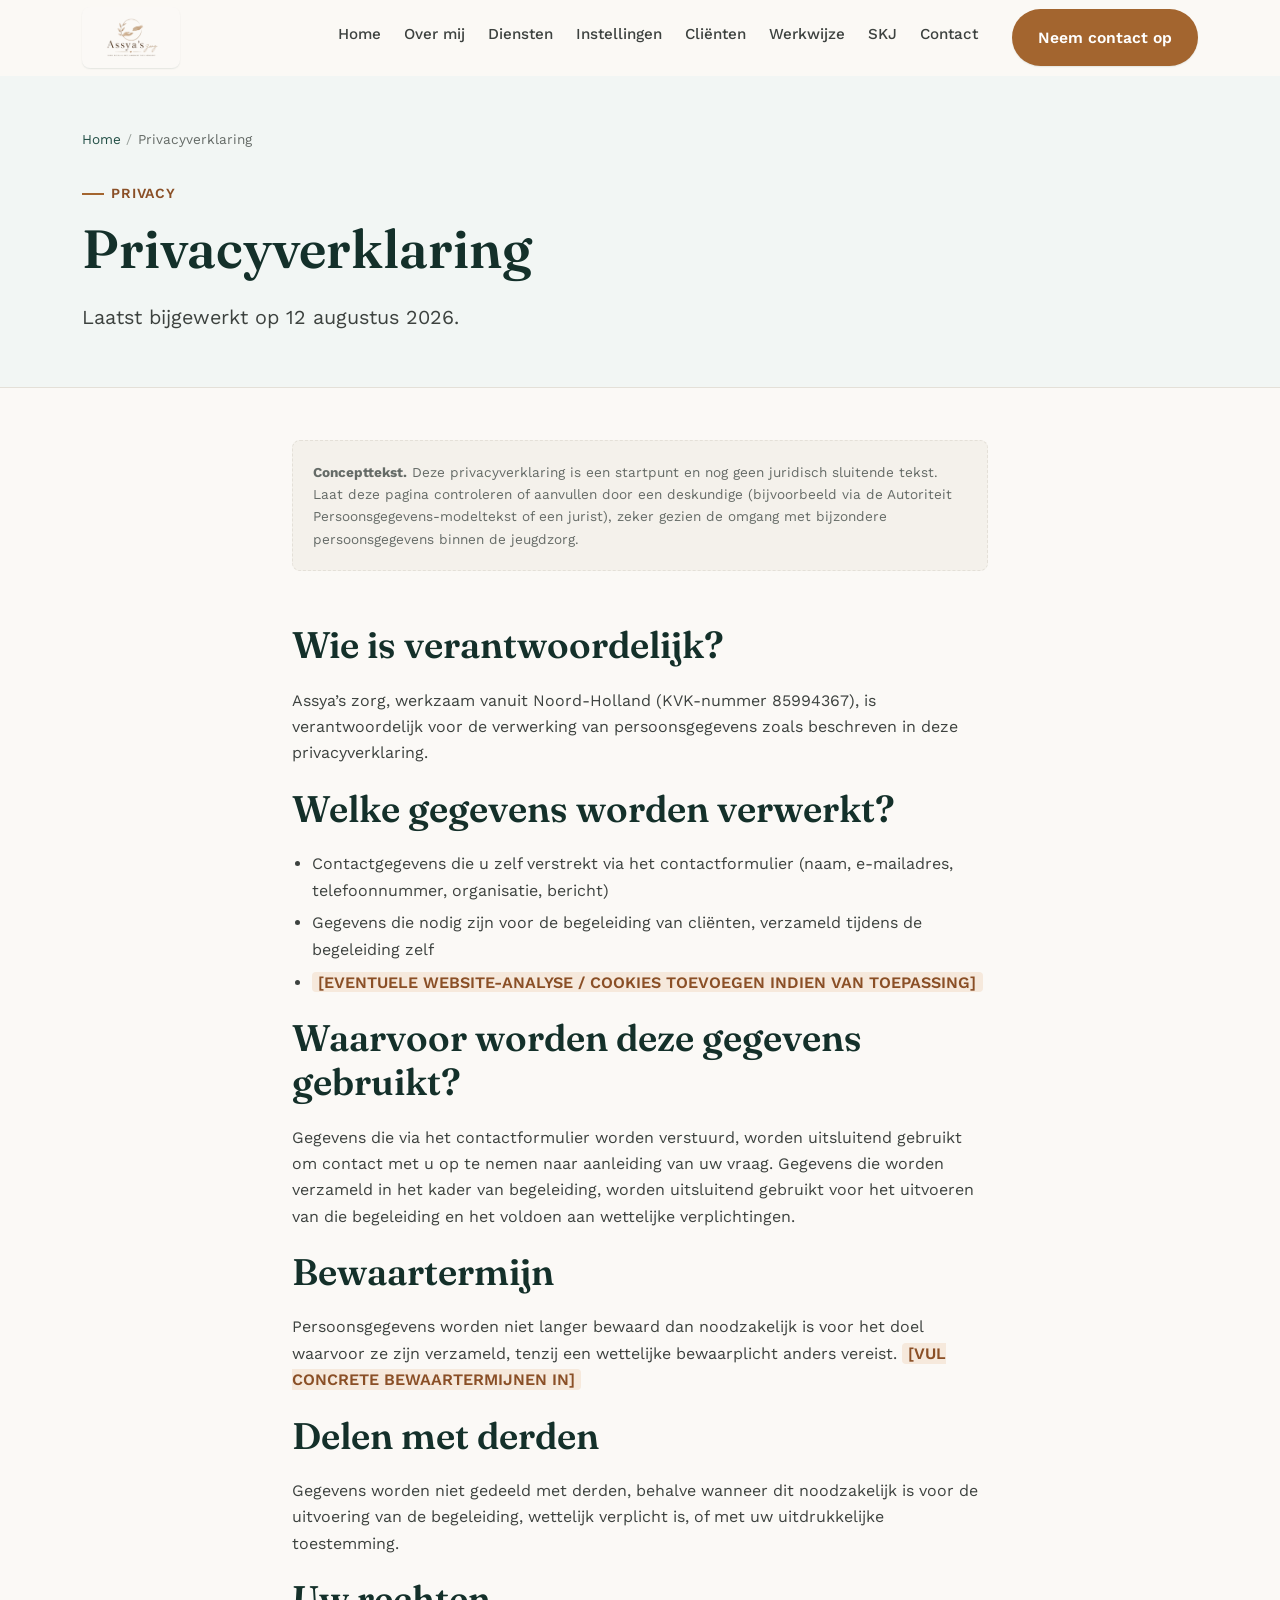
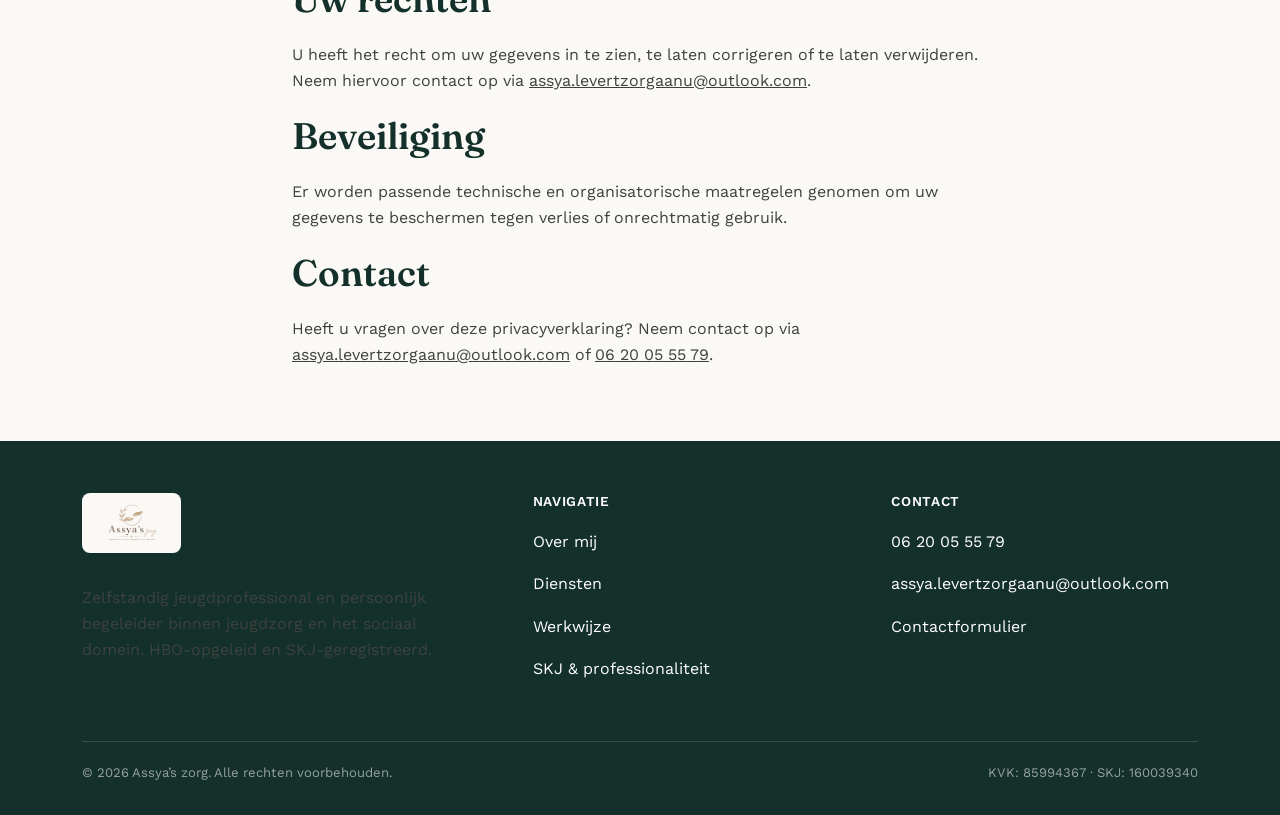
<file: privacyverklaring.html>
<!DOCTYPE html>
<html lang="nl">
<head>
<script>document.documentElement.classList.add('js');</script>
<meta charset="UTF-8">
<meta name="viewport" content="width=device-width, initial-scale=1.0">
<title>Privacyverklaring | Assya’s zorg</title>
<meta name="description" content="Privacyverklaring van Assya’s zorg: hoe wordt omgegaan met persoonsgegevens die via deze website of tijdens begeleiding worden verzameld.">
<meta name="robots" content="index, follow">
<link rel="canonical" href="https://[UWDOMEIN].nl/privacyverklaring.html">
<link rel="icon" href="/assets/img/favicon.svg" type="image/svg+xml">
<link rel="stylesheet" href="/assets/css/style.css">
<link rel="preconnect" href="https://fonts.googleapis.com">
<link rel="preconnect" href="https://fonts.gstatic.com" crossorigin>
<link href="https://fonts.googleapis.com/css2?family=Fraunces:opsz,wght@9..144,500;9..144,600&family=Work+Sans:wght@400;500;600;700&display=swap" rel="stylesheet">
</head>
<body class="has-mobile-cta">
<a class="skip-link" href="#main">Direct naar inhoud</a>

<header class="site-header">
  <div class="container">
    <a href="/index.html" class="brand">
      <span class="brand-logo-frame">
        <img src="/assets/img/assya-zorg-logo.png" alt="Assya’s zorg logo" class="brand-logo">
      </span>
    </a>
    <button class="nav-toggle" aria-label="Menu openen" aria-expanded="false" aria-controls="primary-nav">
      <span class="visually-hidden">Menu</span><span></span>
    </button>
    <nav class="primary-nav" id="primary-nav" aria-label="Hoofdnavigatie">
      <ul class="nav-links">
        <li><a href="/index.html">Home</a></li>
        <li><a href="/over-mij.html">Over mij</a></li>
        <li><a href="/diensten.html">Diensten</a></li>
        <li><a href="/voor-instellingen.html">Instellingen</a></li>
        <li><a href="/voor-clienten.html">Cliënten</a></li>
        <li><a href="/werkwijze.html">Werkwijze</a></li>
        <li><a href="/skj-professionaliteit.html">SKJ</a></li>
        <li><a href="/contact.html">Contact</a></li>
      </ul>
      <a href="/contact.html" class="btn btn-accent header-cta">Neem contact op</a>
    </nav>
  </div>
</header>

<main id="main">
  <section class="page-hero">
    <div class="container">
      <ul class="breadcrumb">
        <li><a href="/index.html">Home</a></li>
        <li>Privacyverklaring</li>
      </ul>
      <p class="eyebrow">Privacy</p>
      <h1>Privacyverklaring</h1>
      <p class="lead">Laatst bijgewerkt op <span>12 augustus 2026</span>.</p>
    </div>
  </section>

  <section class="tight">
    <div class="container" style="max-width:760px;">
      <div class="form-note reveal" style="margin-bottom:var(--space-lg);">
        <strong>Concepttekst.</strong> Deze privacyverklaring is een startpunt en nog geen
        juridisch sluitende tekst. Laat deze pagina controleren of aanvullen door een
        deskundige (bijvoorbeeld via de Autoriteit Persoonsgegevens-modeltekst of een jurist),
        zeker gezien de omgang met bijzondere persoonsgegevens binnen de jeugdzorg.
      </div>

      <div class="reveal">
        <h2>Wie is verantwoordelijk?</h2>
        <p>
          Assya’s zorg, werkzaam vanuit Noord-Holland
          (KVK-nummer <span>85994367</span>), is verantwoordelijk voor de
          verwerking van persoonsgegevens zoals beschreven in deze privacyverklaring.
        </p>

        <h2>Welke gegevens worden verwerkt?</h2>
        <ul>
          <li>Contactgegevens die u zelf verstrekt via het contactformulier (naam, e-mailadres, telefoonnummer, organisatie, bericht)</li>
          <li>Gegevens die nodig zijn voor de begeleiding van cliënten, verzameld tijdens de begeleiding zelf</li>
          <li><span class="placeholder">[EVENTUELE WEBSITE-ANALYSE / COOKIES TOEVOEGEN INDIEN VAN TOEPASSING]</span></li>
        </ul>

        <h2>Waarvoor worden deze gegevens gebruikt?</h2>
        <p>
          Gegevens die via het contactformulier worden verstuurd, worden uitsluitend gebruikt om
          contact met u op te nemen naar aanleiding van uw vraag. Gegevens die worden verzameld
          in het kader van begeleiding, worden uitsluitend gebruikt voor het uitvoeren van die
          begeleiding en het voldoen aan wettelijke verplichtingen.
        </p>

        <h2>Bewaartermijn</h2>
        <p>
          Persoonsgegevens worden niet langer bewaard dan noodzakelijk is voor het doel waarvoor
          ze zijn verzameld, tenzij een wettelijke bewaarplicht anders vereist.
          <span class="placeholder">[VUL CONCRETE BEWAARTERMIJNEN IN]</span>
        </p>

        <h2>Delen met derden</h2>
        <p>
          Gegevens worden niet gedeeld met derden, behalve wanneer dit noodzakelijk is voor de
          uitvoering van de begeleiding, wettelijk verplicht is, of met uw uitdrukkelijke
          toestemming.
        </p>

        <h2>Uw rechten</h2>
        <p>
          U heeft het recht om uw gegevens in te zien, te laten corrigeren of te laten
          verwijderen. Neem hiervoor contact op via
          <a href="mailto:assya.levertzorgaanu@outlook.com">assya.levertzorgaanu@outlook.com</a>.
        </p>

        <h2>Beveiliging</h2>
        <p>
          Er worden passende technische en organisatorische maatregelen genomen om uw gegevens te
          beschermen tegen verlies of onrechtmatig gebruik.
        </p>

        <h2>Contact</h2>
        <p>
          Heeft u vragen over deze privacyverklaring? Neem contact op via
          <a href="mailto:assya.levertzorgaanu@outlook.com">assya.levertzorgaanu@outlook.com</a> of <a href="tel:+31620055579">06 20 05 55 79</a>.
        </p>
      </div>
    </div>
  </section>
</main>

<div class="mobile-cta-bar">
  <a href="tel:+31620055579" class="btn btn-ghost btn-sm">Bel direct</a>
  <a href="/contact.html" class="btn btn-accent btn-sm">Neem contact op</a>
</div>

<footer class="site-footer">
  <div class="container">
    <div class="footer-grid">
      <div>
        <div class="footer-brand">
          <span class="footer-logo-frame">
            <img src="/assets/img/assya-zorg-logo.png" alt="Assya’s zorg logo" class="footer-logo">
          </span>
        </div>
        <p>Zelfstandig jeugdprofessional en persoonlijk begeleider binnen jeugdzorg en het sociaal domein. HBO-opgeleid en SKJ-geregistreerd.</p>
      </div>
      <div class="footer-col">
        <h4>Navigatie</h4>
        <ul>
          <li><a href="/over-mij.html">Over mij</a></li>
          <li><a href="/diensten.html">Diensten</a></li>
          <li><a href="/werkwijze.html">Werkwijze</a></li>
          <li><a href="/skj-professionaliteit.html">SKJ &amp; professionaliteit</a></li>
        </ul>
      </div>
      <div class="footer-col">
        <h4>Contact</h4>
        <ul>
          <li><a href="tel:+31620055579">06 20 05 55 79</a></li>
          <li><a href="mailto:assya.levertzorgaanu@outlook.com">assya.levertzorgaanu@outlook.com</a></li>
          <li><a href="/contact.html">Contactformulier</a></li>
        </ul>
      </div>
    </div>
    <div class="footer-bottom">
      <span>© <span data-current-year>2026</span> Assya’s zorg. Alle rechten voorbehouden.</span>
      <span>KVK: 85994367 · SKJ: 160039340</span>
    </div>
  </div>
</footer>

<script src="/assets/js/main.js"></script>
</body>
</html>
</file>
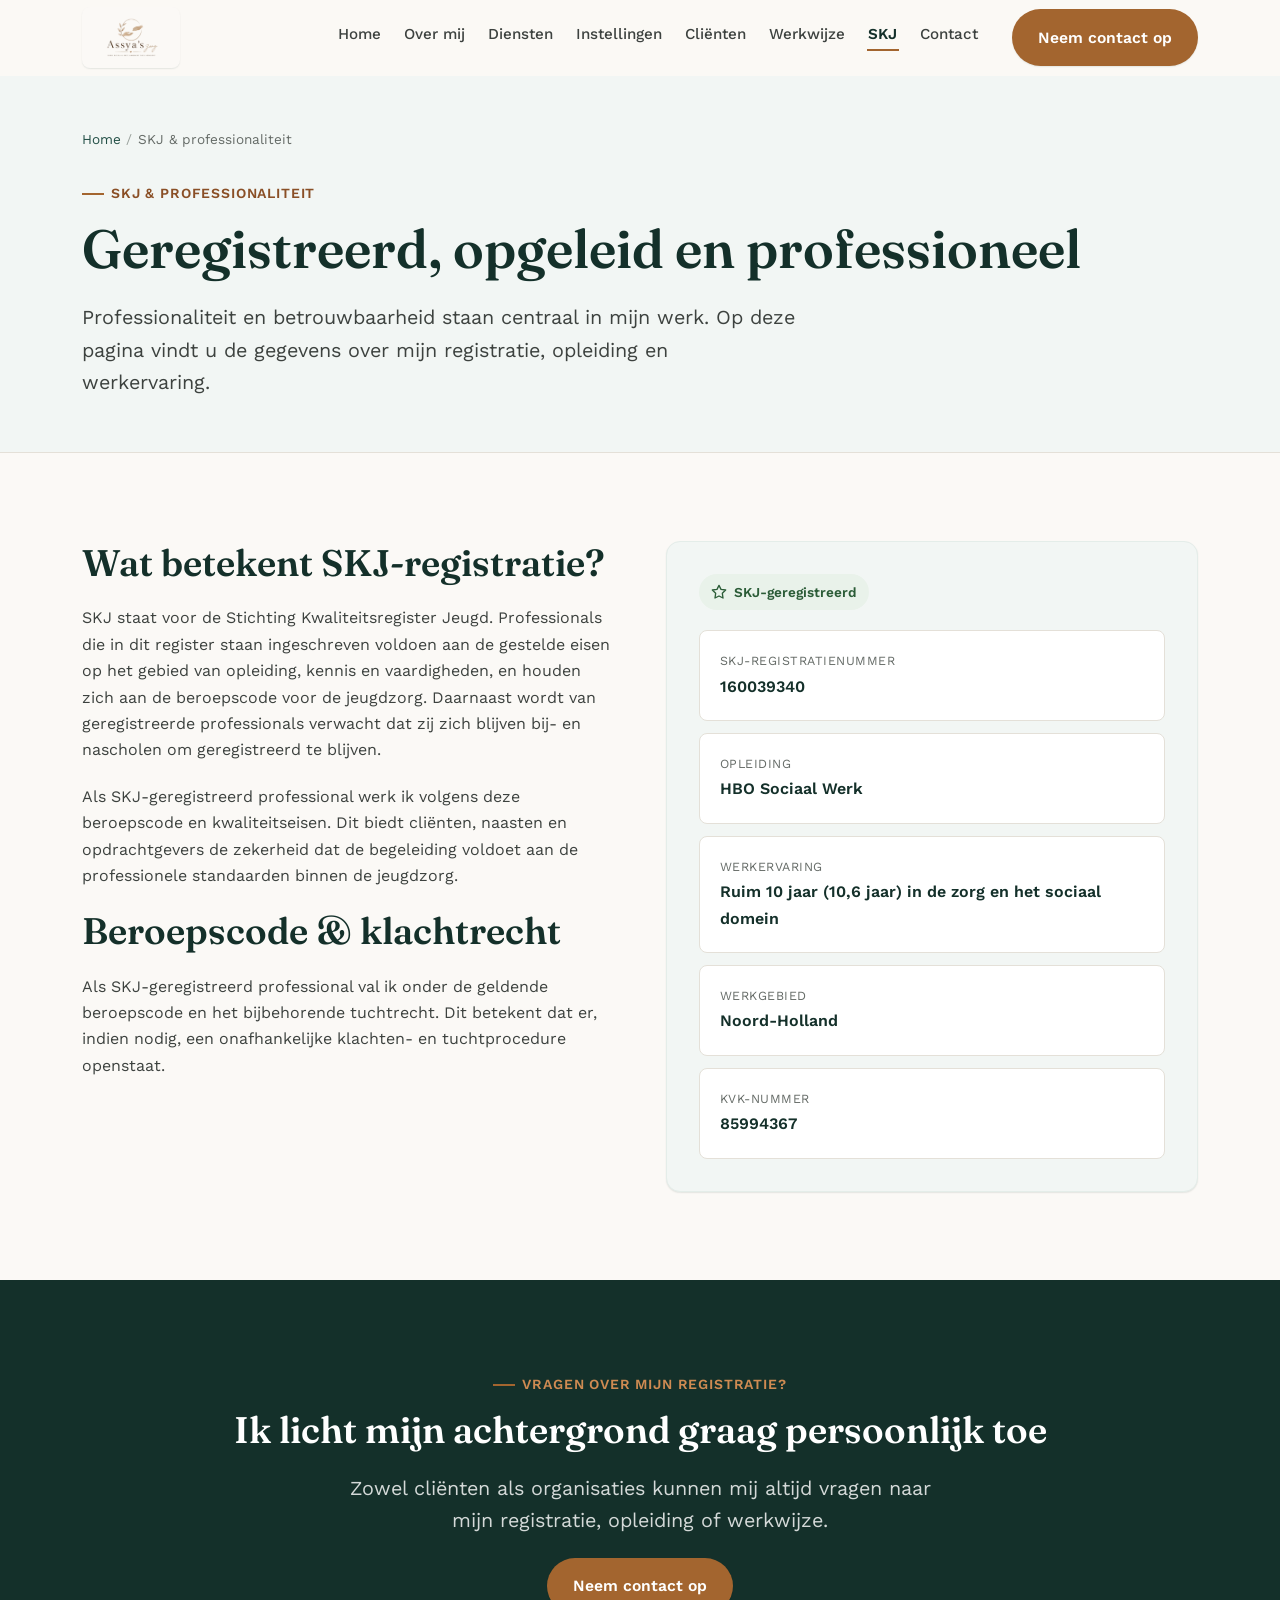
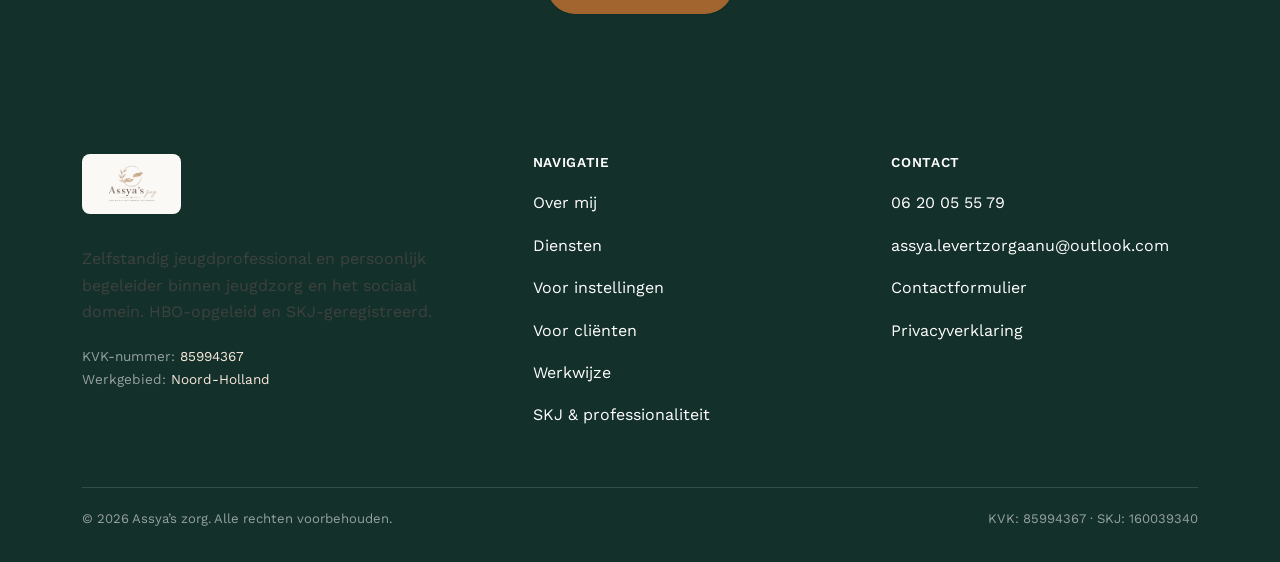
<file: skj-professionaliteit.html>
<!DOCTYPE html>
<html lang="nl">
<head>
<script>document.documentElement.classList.add('js');</script>
<meta charset="UTF-8">
<meta name="viewport" content="width=device-width, initial-scale=1.0">
<title>SKJ-registratie &amp; Professionaliteit | Assya’s zorg</title>
<meta name="description" content="SKJ-registratie van Assya Hammou (Assya’s zorg): SKJ-registratienummer 160039340, HBO Sociaal Werk en ruim 10 jaar werkervaring binnen de jeugdzorg en het sociaal domein.">
<meta name="robots" content="index, follow">
<link rel="canonical" href="https://[UWDOMEIN].nl/skj-professionaliteit.html">
<meta property="og:type" content="website">
<meta property="og:site_name" content="Assya’s zorg">
<meta property="og:title" content="SKJ-registratie &amp; Professionaliteit">
<meta property="og:description" content="SKJ-geregistreerd, HBO-opgeleid jeugdprofessional. Bekijk mijn registratie, opleiding en certificaten.">
<meta property="og:image" content="https://[UWDOMEIN].nl/assets/img/og-image.jpg">
<meta property="og:url" content="https://[UWDOMEIN].nl/skj-professionaliteit.html">
<meta property="og:locale" content="nl_NL">
<link rel="icon" href="/assets/img/favicon.svg" type="image/svg+xml">
<link rel="stylesheet" href="/assets/css/style.css">
<link rel="preconnect" href="https://fonts.googleapis.com">
<link rel="preconnect" href="https://fonts.gstatic.com" crossorigin>
<link href="https://fonts.googleapis.com/css2?family=Fraunces:opsz,wght@9..144,500;9..144,600&family=Work+Sans:wght@400;500;600;700&display=swap" rel="stylesheet">
</head>
<body class="has-mobile-cta">
<a class="skip-link" href="#main">Direct naar inhoud</a>

<header class="site-header">
  <div class="container">
    <a href="/index.html" class="brand">
      <span class="brand-logo-frame">
        <img src="/assets/img/assya-zorg-logo.png" alt="Assya’s zorg logo" class="brand-logo">
      </span>
    </a>
    <button class="nav-toggle" aria-label="Menu openen" aria-expanded="false" aria-controls="primary-nav">
      <span class="visually-hidden">Menu</span><span></span>
    </button>
    <nav class="primary-nav" id="primary-nav" aria-label="Hoofdnavigatie">
      <ul class="nav-links">
        <li><a href="/index.html">Home</a></li>
        <li><a href="/over-mij.html">Over mij</a></li>
        <li><a href="/diensten.html">Diensten</a></li>
        <li><a href="/voor-instellingen.html">Instellingen</a></li>
        <li><a href="/voor-clienten.html">Cliënten</a></li>
        <li><a href="/werkwijze.html">Werkwijze</a></li>
        <li><a href="/skj-professionaliteit.html" aria-current="page">SKJ</a></li>
        <li><a href="/contact.html">Contact</a></li>
      </ul>
      <a href="/contact.html" class="btn btn-accent header-cta">Neem contact op</a>
    </nav>
  </div>
</header>

<main id="main">

  <section class="page-hero">
    <div class="container">
      <ul class="breadcrumb">
        <li><a href="/index.html">Home</a></li>
        <li>SKJ &amp; professionaliteit</li>
      </ul>
      <p class="eyebrow">SKJ &amp; professionaliteit</p>
      <h1>Geregistreerd, opgeleid en professioneel</h1>
      <p class="lead">
        Professionaliteit en betrouwbaarheid staan centraal in mijn werk. Op deze pagina vindt u
        de gegevens over mijn registratie, opleiding en werkervaring.
      </p>
    </div>
  </section>

  <section>
    <div class="container grid grid-2" style="align-items:flex-start; gap:var(--space-lg);">
      <div class="reveal">
        <h2>Wat betekent SKJ-registratie?</h2>
        <p>
          SKJ staat voor de Stichting Kwaliteitsregister Jeugd. Professionals die in dit register
          staan ingeschreven voldoen aan de gestelde eisen op het gebied van opleiding, kennis en
          vaardigheden, en houden zich aan de beroepscode voor de jeugdzorg. Daarnaast wordt van
          geregistreerde professionals verwacht dat zij zich blijven bij- en nascholen om
          geregistreerd te blijven.
        </p>
        <p>
          Als SKJ-geregistreerd professional werk ik volgens deze beroepscode en kwaliteitseisen.
          Dit biedt cliënten, naasten en opdrachtgevers de zekerheid dat de begeleiding voldoet
          aan de professionele standaarden binnen de jeugdzorg.
        </p>

        <h2>Beroepscode &amp; klachtrecht</h2>
        <p>
          Als SKJ-geregistreerd professional val ik onder de geldende beroepscode en het
          bijbehorende tuchtrecht. Dit betekent dat er, indien nodig, een onafhankelijke klachten-
          en tuchtprocedure openstaat.
        </p>
      </div>

      <aside class="reveal">
        <div class="card" style="background:var(--color-primary-50); border-color:var(--color-primary-100);">
          <span class="badge" style="margin-bottom:var(--space-sm);">
            <svg viewBox="0 0 24 24" fill="none" stroke="currentColor" stroke-width="2" stroke-linecap="round" stroke-linejoin="round"><path d="M12 2l3 6 7 1-5 5 1 7-6-3-6 3 1-7-5-5 7-1z"/></svg>
            SKJ-geregistreerd
          </span>
          <ul class="credential-list">
            <li>
              <div>
                <span class="field-label">SKJ-registratienummer</span>
                <span class="field-value">160039340</span>
              </div>
            </li>
            <li>
              <div>
                <span class="field-label">Opleiding</span>
                <span class="field-value">HBO Sociaal Werk</span>
              </div>
            </li>
            <li>
              <div>
                <span class="field-label">Werkervaring</span>
                <span class="field-value">Ruim 10 jaar (10,6 jaar) in de zorg en het sociaal domein</span>
              </div>
            </li>
            <li>
              <div>
                <span class="field-label">Werkgebied</span>
                <span class="field-value">Noord-Holland</span>
              </div>
            </li>
            <li>
              <div>
                <span class="field-label">KVK-nummer</span>
                <span class="field-value">85994367</span>
              </div>
            </li>
          </ul>
        </div>
      </aside>
    </div>
  </section>

  <section class="band-primary">
    <div class="container text-center">
      <div class="reveal">
        <p class="eyebrow">Vragen over mijn registratie?</p>
        <h2>Ik licht mijn achtergrond graag persoonlijk toe</h2>
        <p class="lead" style="max-width:600px; margin-inline:auto;">
          Zowel cliënten als organisaties kunnen mij altijd vragen naar mijn registratie,
          opleiding of werkwijze.
        </p>
        <div class="cta-row" style="justify-content:center;">
          <a href="/contact.html" class="btn btn-accent">Neem contact op</a>
        </div>
      </div>
    </div>
  </section>

</main>

<div class="mobile-cta-bar">
  <a href="tel:+31620055579" class="btn btn-ghost btn-sm">Bel direct</a>
  <a href="/contact.html" class="btn btn-accent btn-sm">Neem contact op</a>
</div>

<footer class="site-footer">
  <div class="container">
    <div class="footer-grid">
      <div>
        <div class="footer-brand">
          <span class="footer-logo-frame">
            <img src="/assets/img/assya-zorg-logo.png" alt="Assya’s zorg logo" class="footer-logo">
          </span>
        </div>
        <p>Zelfstandig jeugdprofessional en persoonlijk begeleider binnen jeugdzorg en het sociaal domein. HBO-opgeleid en SKJ-geregistreerd.</p>
        <p style="font-size:0.85rem; color:rgba(255,255,255,0.55);">
          KVK-nummer: <span style="color:#f6e9dc;">85994367</span><br>
          Werkgebied: <span style="color:#f6e9dc;">Noord-Holland</span>
        </p>
      </div>
      <div class="footer-col">
        <h4>Navigatie</h4>
        <ul>
          <li><a href="/over-mij.html">Over mij</a></li>
          <li><a href="/diensten.html">Diensten</a></li>
          <li><a href="/voor-instellingen.html">Voor instellingen</a></li>
          <li><a href="/voor-clienten.html">Voor cliënten</a></li>
          <li><a href="/werkwijze.html">Werkwijze</a></li>
          <li><a href="/skj-professionaliteit.html">SKJ &amp; professionaliteit</a></li>
        </ul>
      </div>
      <div class="footer-col">
        <h4>Contact</h4>
        <ul>
          <li><a href="tel:+31620055579">06 20 05 55 79</a></li>
          <li><a href="mailto:assya.levertzorgaanu@outlook.com">assya.levertzorgaanu@outlook.com</a></li>
          <li><a href="/contact.html">Contactformulier</a></li>
          <li><a href="/privacyverklaring.html">Privacyverklaring</a></li>
        </ul>
      </div>
    </div>
    <div class="footer-bottom">
      <span>© <span data-current-year>2026</span> Assya’s zorg. Alle rechten voorbehouden.</span>
      <span>KVK: 85994367 · SKJ: 160039340</span>
    </div>
  </div>
</footer>

<script src="/assets/js/main.js"></script>
</body>
</html>
</file>
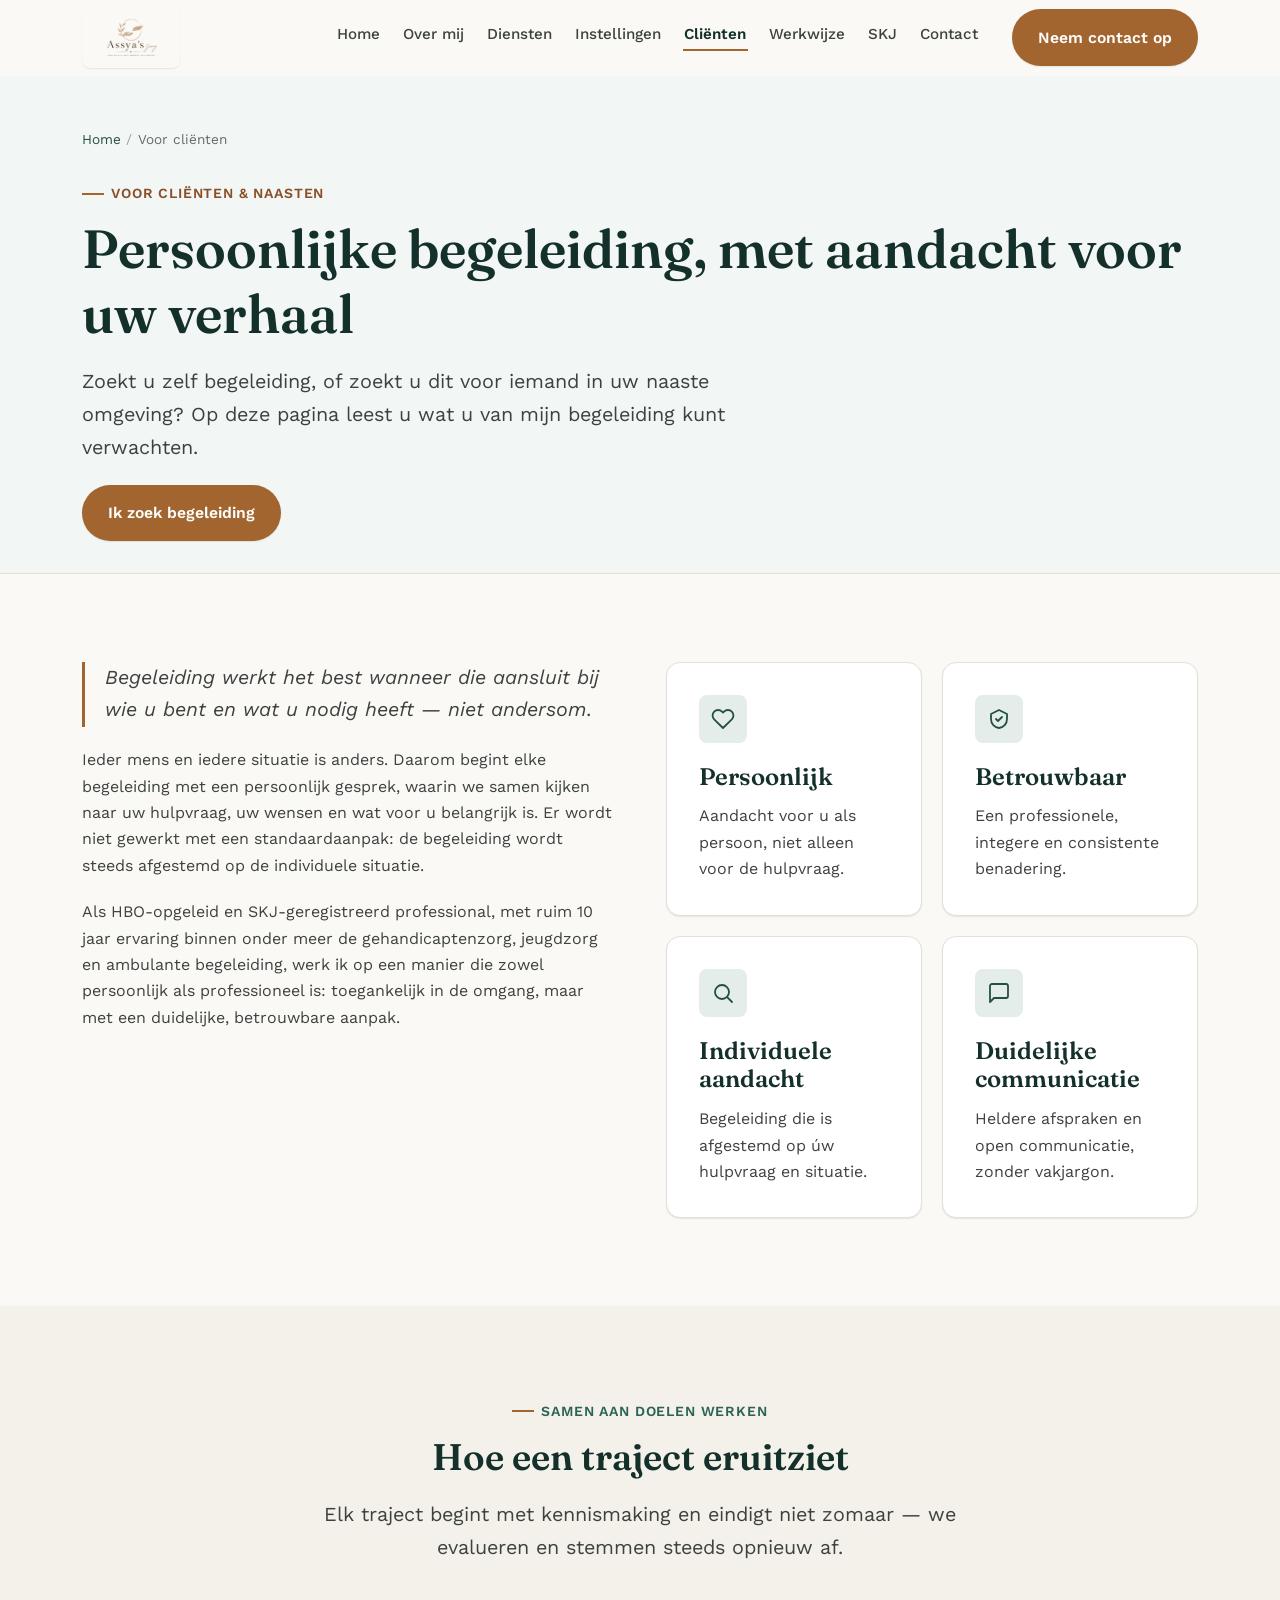
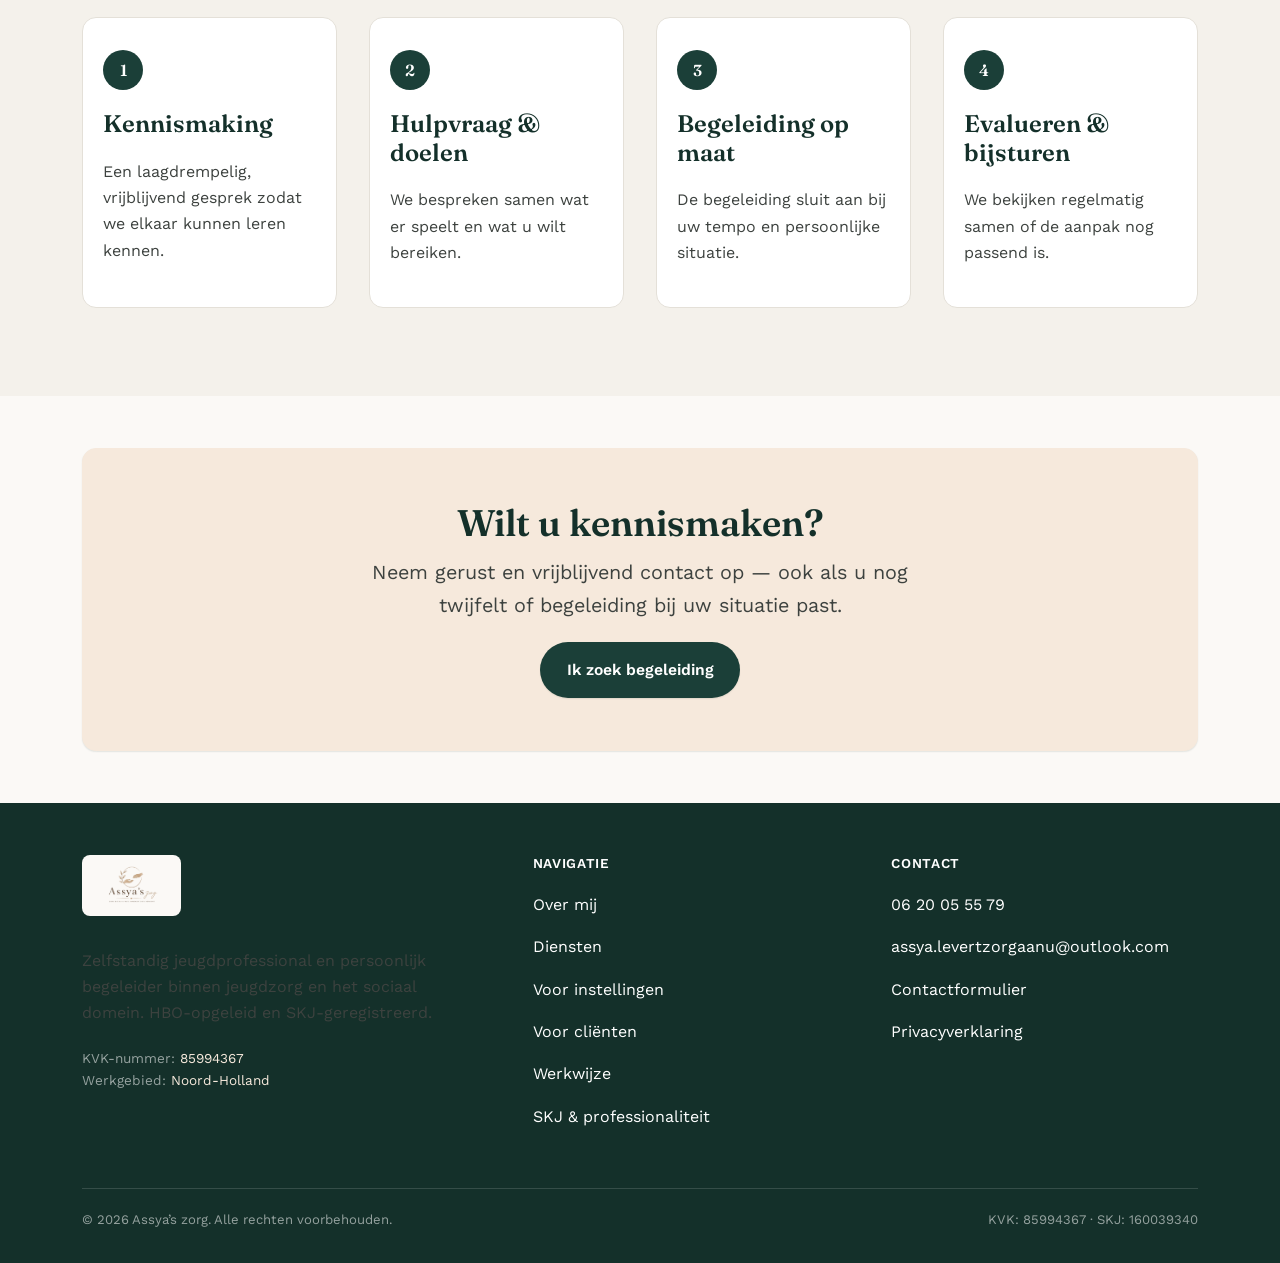
<file: voor-clienten.html>
<!DOCTYPE html>
<html lang="nl">
<head>
<script>document.documentElement.classList.add('js');</script>
<meta charset="UTF-8">
<meta name="viewport" content="width=device-width, initial-scale=1.0">
<title>Voor cliënten &amp; naasten — Persoonlijke Begeleiding | Assya’s zorg</title>
<meta name="description" content="Op zoek naar persoonlijke begeleiding in Noord-Holland? Assya’s zorg biedt persoonlijke, professionele begeleiding die is afgestemd op uw hulpvraag.">
<meta name="robots" content="index, follow">
<link rel="canonical" href="https://[UWDOMEIN].nl/voor-clienten.html">
<meta property="og:type" content="website">
<meta property="og:site_name" content="Assya’s zorg">
<meta property="og:title" content="Voor cliënten &amp; naasten — Persoonlijke Begeleiding">
<meta property="og:description" content="Persoonlijke, professionele begeleiding met aandacht voor uw individuele hulpvraag.">
<meta property="og:image" content="https://[UWDOMEIN].nl/assets/img/og-image.jpg">
<meta property="og:url" content="https://[UWDOMEIN].nl/voor-clienten.html">
<meta property="og:locale" content="nl_NL">
<link rel="icon" href="/assets/img/favicon.svg" type="image/svg+xml">
<link rel="stylesheet" href="/assets/css/style.css">
<link rel="preconnect" href="https://fonts.googleapis.com">
<link rel="preconnect" href="https://fonts.gstatic.com" crossorigin>
<link href="https://fonts.googleapis.com/css2?family=Fraunces:opsz,wght@9..144,500;9..144,600&family=Work+Sans:wght@400;500;600;700&display=swap" rel="stylesheet">
</head>
<body class="has-mobile-cta">
<a class="skip-link" href="#main">Direct naar inhoud</a>

<header class="site-header">
  <div class="container">
    <a href="/index.html" class="brand">
      <span class="brand-logo-frame">
        <img src="/assets/img/assya-zorg-logo.png" alt="Assya’s zorg logo" class="brand-logo">
      </span>
    </a>
    <button class="nav-toggle" aria-label="Menu openen" aria-expanded="false" aria-controls="primary-nav">
      <span class="visually-hidden">Menu</span><span></span>
    </button>
    <nav class="primary-nav" id="primary-nav" aria-label="Hoofdnavigatie">
      <ul class="nav-links">
        <li><a href="/index.html">Home</a></li>
        <li><a href="/over-mij.html">Over mij</a></li>
        <li><a href="/diensten.html">Diensten</a></li>
        <li><a href="/voor-instellingen.html">Instellingen</a></li>
        <li><a href="/voor-clienten.html" aria-current="page">Cliënten</a></li>
        <li><a href="/werkwijze.html">Werkwijze</a></li>
        <li><a href="/skj-professionaliteit.html">SKJ</a></li>
        <li><a href="/contact.html">Contact</a></li>
      </ul>
      <a href="/contact.html" class="btn btn-accent header-cta">Neem contact op</a>
    </nav>
  </div>
</header>

<main id="main">

  <section class="page-hero">
    <div class="container">
      <ul class="breadcrumb">
        <li><a href="/index.html">Home</a></li>
        <li>Voor cliënten</li>
      </ul>
      <p class="eyebrow">Voor cliënten &amp; naasten</p>
      <h1>Persoonlijke begeleiding, met aandacht voor uw verhaal</h1>
      <p class="lead">
        Zoekt u zelf begeleiding, of zoekt u dit voor iemand in uw naaste omgeving? Op deze
        pagina leest u wat u van mijn begeleiding kunt verwachten.
      </p>
      <div class="cta-row">
        <a href="/contact.html?type=clientbegeleiding" class="btn btn-accent">Ik zoek begeleiding</a>
      </div>
    </div>
  </section>

  <section>
    <div class="container">
      <div class="grid grid-2" style="gap:var(--space-lg);">
        <div class="reveal">
          <p class="pull-note">
            Begeleiding werkt het best wanneer die aansluit bij wie u bent en wat u nodig heeft —
            niet andersom.
          </p>
          <p>
            Ieder mens en iedere situatie is anders. Daarom begint elke begeleiding met een
            persoonlijk gesprek, waarin we samen kijken naar uw hulpvraag, uw wensen en wat voor
            u belangrijk is. Er wordt niet gewerkt met een standaardaanpak: de begeleiding wordt
            steeds afgestemd op de individuele situatie.
          </p>
          <p>
            Als HBO-opgeleid en SKJ-geregistreerd professional, met ruim 10 jaar ervaring binnen
            onder meer de gehandicaptenzorg, jeugdzorg en ambulante begeleiding, werk ik op een
            manier die zowel persoonlijk als professioneel is: toegankelijk in de omgang, maar
            met een duidelijke, betrouwbare aanpak.
          </p>
        </div>
        <div class="reveal">
          <div class="grid grid-2" style="gap:var(--space-sm);">
            <div class="card">
              <span class="card-icon" aria-hidden="true">
                <svg viewBox="0 0 24 24" fill="none" stroke="currentColor" stroke-width="1.8" stroke-linecap="round" stroke-linejoin="round"><path d="M20.8 4.6a5.5 5.5 0 0 0-7.8 0L12 5.6l-1-1a5.5 5.5 0 1 0-7.8 7.8l1 1L12 21l7.8-7.6 1-1a5.5 5.5 0 0 0 0-7.8z"/></svg>
              </span>
              <h3>Persoonlijk</h3>
              <p>Aandacht voor u als persoon, niet alleen voor de hulpvraag.</p>
            </div>
            <div class="card">
              <span class="card-icon" aria-hidden="true">
                <svg viewBox="0 0 24 24" fill="none" stroke="currentColor" stroke-width="1.8" stroke-linecap="round" stroke-linejoin="round"><path d="M9 12l2 2 4-4M12 3l8 4v5c0 5-3.5 8.5-8 9-4.5-.5-8-4-8-9V7l8-4z"/></svg>
              </span>
              <h3>Betrouwbaar</h3>
              <p>Een professionele, integere en consistente benadering.</p>
            </div>
            <div class="card">
              <span class="card-icon" aria-hidden="true">
                <svg viewBox="0 0 24 24" fill="none" stroke="currentColor" stroke-width="1.8" stroke-linecap="round" stroke-linejoin="round"><circle cx="11" cy="11" r="7"/><path d="M21 21l-4.3-4.3"/></svg>
              </span>
              <h3>Individuele aandacht</h3>
              <p>Begeleiding die is afgestemd op úw hulpvraag en situatie.</p>
            </div>
            <div class="card">
              <span class="card-icon" aria-hidden="true">
                <svg viewBox="0 0 24 24" fill="none" stroke="currentColor" stroke-width="1.8" stroke-linecap="round" stroke-linejoin="round"><path d="M21 15a2 2 0 0 1-2 2H7l-4 4V5a2 2 0 0 1 2-2h14a2 2 0 0 1 2 2z"/></svg>
              </span>
              <h3>Duidelijke communicatie</h3>
              <p>Heldere afspraken en open communicatie, zonder vakjargon.</p>
            </div>
          </div>
        </div>
      </div>
    </div>
  </section>

  <section class="band">
    <div class="container">
      <div class="section-head center reveal">
        <p class="eyebrow">Samen aan doelen werken</p>
        <h2>Hoe een traject eruitziet</h2>
        <p class="lead">Elk traject begint met kennismaking en eindigt niet zomaar — we evalueren en stemmen steeds opnieuw af.</p>
      </div>
      <div class="steps">
        <div class="step reveal">
          <span class="step-number">1</span>
          <h3>Kennismaking</h3>
          <p>Een laagdrempelig, vrijblijvend gesprek zodat we elkaar kunnen leren kennen.</p>
        </div>
        <div class="step reveal">
          <span class="step-number">2</span>
          <h3>Hulpvraag &amp; doelen</h3>
          <p>We bespreken samen wat er speelt en wat u wilt bereiken.</p>
        </div>
        <div class="step reveal">
          <span class="step-number">3</span>
          <h3>Begeleiding op maat</h3>
          <p>De begeleiding sluit aan bij uw tempo en persoonlijke situatie.</p>
        </div>
        <div class="step reveal">
          <span class="step-number">4</span>
          <h3>Evalueren &amp; bijsturen</h3>
          <p>We bekijken regelmatig samen of de aanpak nog passend is.</p>
        </div>
      </div>
    </div>
  </section>

  <section class="tight">
    <div class="container">
      <div class="card text-center reveal" style="padding:var(--space-lg); background:var(--color-accent-100); border-color:var(--color-accent-100);">
        <h2 style="margin-bottom:var(--space-xs);">Wilt u kennismaken?</h2>
        <p class="lead" style="max-width:600px; margin-inline:auto;">Neem gerust en vrijblijvend contact op — ook als u nog twijfelt of begeleiding bij uw situatie past.</p>
        <div class="cta-row" style="justify-content:center;">
          <a href="/contact.html?type=clientbegeleiding" class="btn btn-primary">Ik zoek begeleiding</a>
        </div>
      </div>
    </div>
  </section>

</main>

<div class="mobile-cta-bar">
  <a href="tel:+31620055579" class="btn btn-ghost btn-sm">Bel direct</a>
  <a href="/contact.html?type=clientbegeleiding" class="btn btn-accent btn-sm">Ik zoek begeleiding</a>
</div>

<footer class="site-footer">
  <div class="container">
    <div class="footer-grid">
      <div>
        <div class="footer-brand">
          <span class="footer-logo-frame">
            <img src="/assets/img/assya-zorg-logo.png" alt="Assya’s zorg logo" class="footer-logo">
          </span>
        </div>
        <p>Zelfstandig jeugdprofessional en persoonlijk begeleider binnen jeugdzorg en het sociaal domein. HBO-opgeleid en SKJ-geregistreerd.</p>
        <p style="font-size:0.85rem; color:rgba(255,255,255,0.55);">
          KVK-nummer: <span style="color:#f6e9dc;">85994367</span><br>
          Werkgebied: <span style="color:#f6e9dc;">Noord-Holland</span>
        </p>
      </div>
      <div class="footer-col">
        <h4>Navigatie</h4>
        <ul>
          <li><a href="/over-mij.html">Over mij</a></li>
          <li><a href="/diensten.html">Diensten</a></li>
          <li><a href="/voor-instellingen.html">Voor instellingen</a></li>
          <li><a href="/voor-clienten.html">Voor cliënten</a></li>
          <li><a href="/werkwijze.html">Werkwijze</a></li>
          <li><a href="/skj-professionaliteit.html">SKJ &amp; professionaliteit</a></li>
        </ul>
      </div>
      <div class="footer-col">
        <h4>Contact</h4>
        <ul>
          <li><a href="tel:+31620055579">06 20 05 55 79</a></li>
          <li><a href="mailto:assya.levertzorgaanu@outlook.com">assya.levertzorgaanu@outlook.com</a></li>
          <li><a href="/contact.html">Contactformulier</a></li>
          <li><a href="/privacyverklaring.html">Privacyverklaring</a></li>
        </ul>
      </div>
    </div>
    <div class="footer-bottom">
      <span>© <span data-current-year>2026</span> Assya’s zorg. Alle rechten voorbehouden.</span>
      <span>KVK: 85994367 · SKJ: 160039340</span>
    </div>
  </div>
</footer>

<script src="/assets/js/main.js"></script>
</body>
</html>
</file>
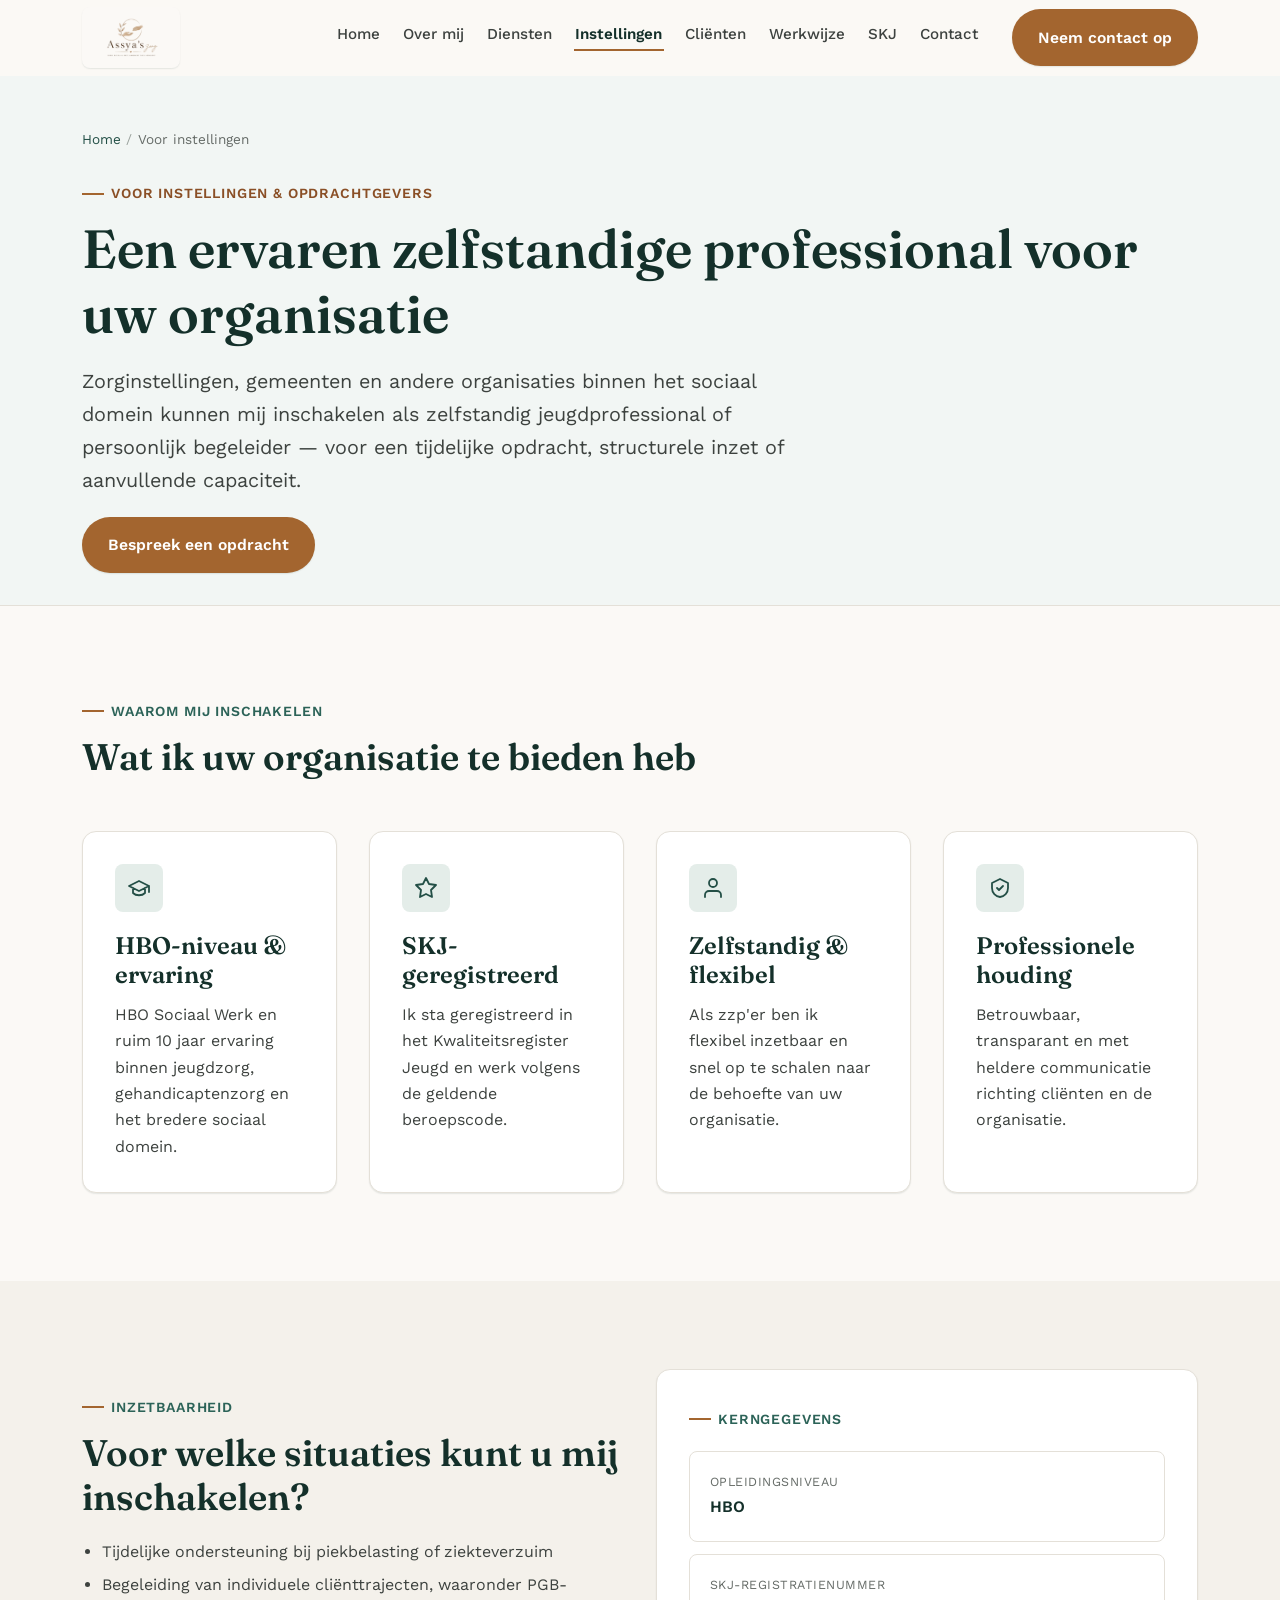
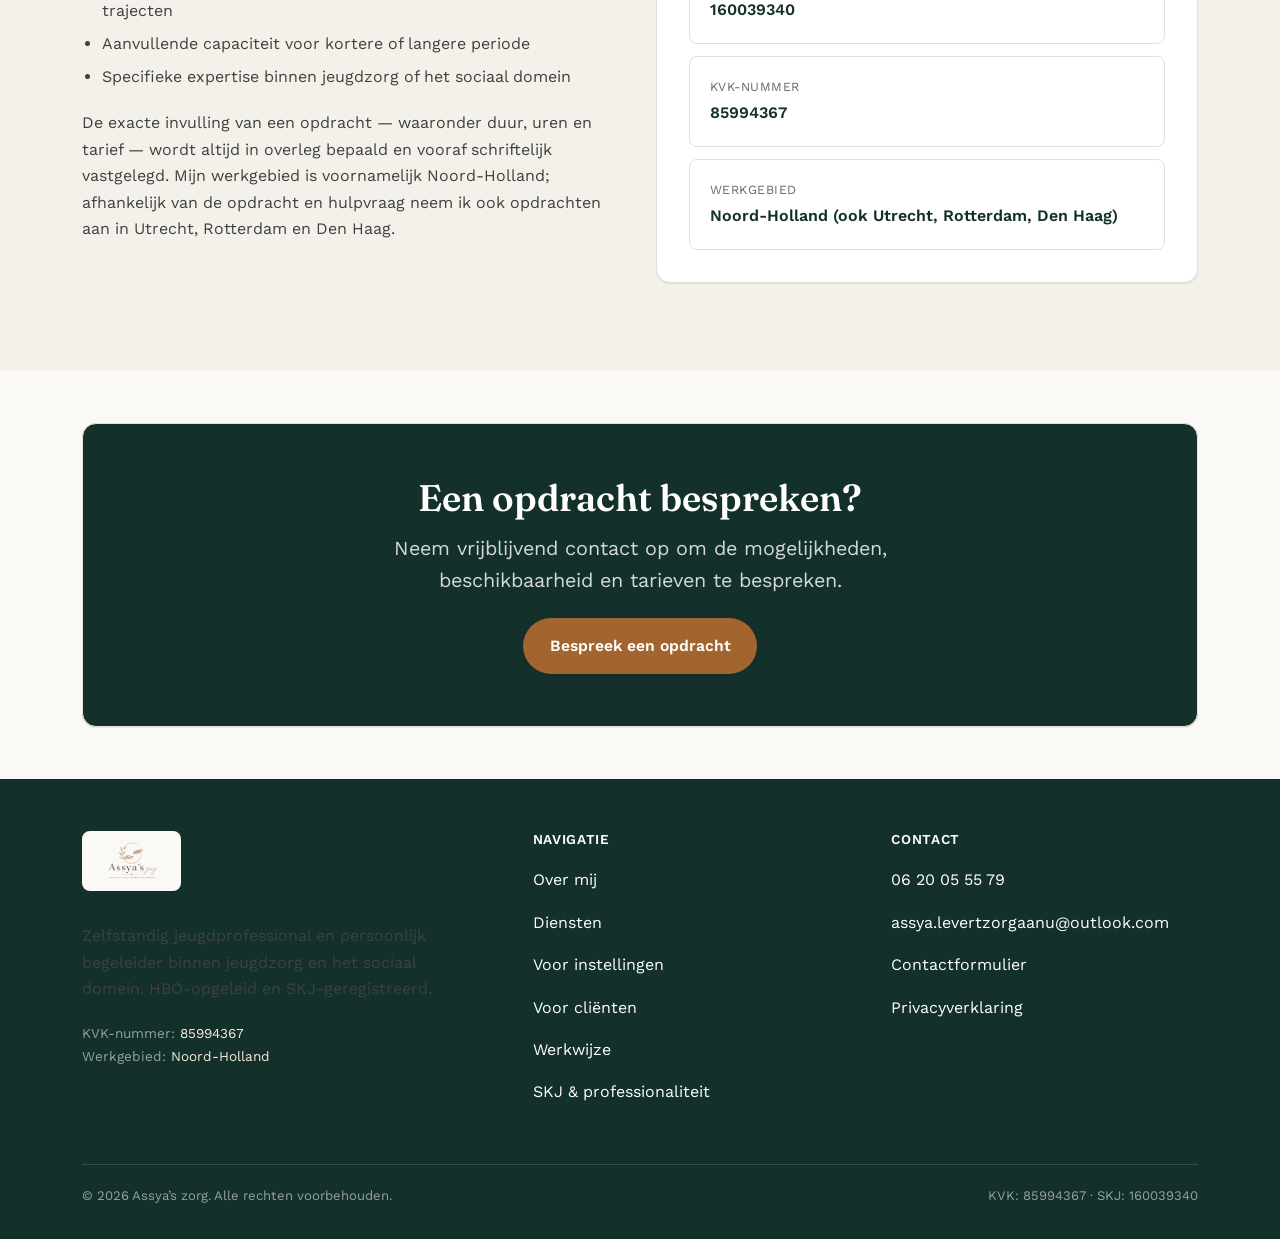
<file: voor-instellingen.html>
<!DOCTYPE html>
<html lang="nl">
<head>
<script>document.documentElement.classList.add('js');</script>
<meta charset="UTF-8">
<meta name="viewport" content="width=device-width, initial-scale=1.0">
<title>Voor instellingen &amp; opdrachtgevers — Zelfstandig Jeugdprofessional | Assya’s zorg</title>
<meta name="description" content="Assya’s zorg: ervaren zelfstandig jeugdprofessional en persoonlijk begeleider voor instellingen in Noord-Holland. HBO-opgeleid, SKJ-geregistreerd en flexibel inzetbaar.">
<meta name="robots" content="index, follow">
<link rel="canonical" href="https://[UWDOMEIN].nl/voor-instellingen.html">
<meta property="og:type" content="website">
<meta property="og:site_name" content="Assya’s zorg">
<meta property="og:title" content="Voor instellingen &amp; opdrachtgevers — Zelfstandig Jeugdprofessional">
<meta property="og:description" content="HBO-opgeleid en SKJ-geregistreerd zelfstandig jeugdprofessional, inzetbaar voor instellingen en organisaties binnen het sociaal domein.">
<meta property="og:image" content="https://[UWDOMEIN].nl/assets/img/og-image.jpg">
<meta property="og:url" content="https://[UWDOMEIN].nl/voor-instellingen.html">
<meta property="og:locale" content="nl_NL">
<link rel="icon" href="/assets/img/favicon.svg" type="image/svg+xml">
<link rel="stylesheet" href="/assets/css/style.css">
<link rel="preconnect" href="https://fonts.googleapis.com">
<link rel="preconnect" href="https://fonts.gstatic.com" crossorigin>
<link href="https://fonts.googleapis.com/css2?family=Fraunces:opsz,wght@9..144,500;9..144,600&family=Work+Sans:wght@400;500;600;700&display=swap" rel="stylesheet">
</head>
<body class="has-mobile-cta">
<a class="skip-link" href="#main">Direct naar inhoud</a>

<header class="site-header">
  <div class="container">
    <a href="/index.html" class="brand">
      <span class="brand-logo-frame">
        <img src="/assets/img/assya-zorg-logo.png" alt="Assya’s zorg logo" class="brand-logo">
      </span>
    </a>
    <button class="nav-toggle" aria-label="Menu openen" aria-expanded="false" aria-controls="primary-nav">
      <span class="visually-hidden">Menu</span><span></span>
    </button>
    <nav class="primary-nav" id="primary-nav" aria-label="Hoofdnavigatie">
      <ul class="nav-links">
        <li><a href="/index.html">Home</a></li>
        <li><a href="/over-mij.html">Over mij</a></li>
        <li><a href="/diensten.html">Diensten</a></li>
        <li><a href="/voor-instellingen.html" aria-current="page">Instellingen</a></li>
        <li><a href="/voor-clienten.html">Cliënten</a></li>
        <li><a href="/werkwijze.html">Werkwijze</a></li>
        <li><a href="/skj-professionaliteit.html">SKJ</a></li>
        <li><a href="/contact.html">Contact</a></li>
      </ul>
      <a href="/contact.html" class="btn btn-accent header-cta">Neem contact op</a>
    </nav>
  </div>
</header>

<main id="main">

  <section class="page-hero">
    <div class="container">
      <ul class="breadcrumb">
        <li><a href="/index.html">Home</a></li>
        <li>Voor instellingen</li>
      </ul>
      <p class="eyebrow">Voor instellingen &amp; opdrachtgevers</p>
      <h1>Een ervaren zelfstandige professional voor uw organisatie</h1>
      <p class="lead">
        Zorginstellingen, gemeenten en andere organisaties binnen het sociaal domein kunnen mij
        inschakelen als zelfstandig jeugdprofessional of persoonlijk begeleider — voor een
        tijdelijke opdracht, structurele inzet of aanvullende capaciteit.
      </p>
      <div class="cta-row">
        <a href="/contact.html?type=organisatie" class="btn btn-accent">Bespreek een opdracht</a>
      </div>
    </div>
  </section>

  <section>
    <div class="container">
      <div class="section-head reveal">
        <p class="eyebrow">Waarom mij inschakelen</p>
        <h2>Wat ik uw organisatie te bieden heb</h2>
      </div>
      <div class="grid grid-4">
        <div class="card reveal">
          <span class="card-icon" aria-hidden="true">
            <svg viewBox="0 0 24 24" fill="none" stroke="currentColor" stroke-width="1.8" stroke-linecap="round" stroke-linejoin="round"><path d="M22 10v6M2 10l10-5 10 5-10 5-10-5zM6 12v5c3 3 9 3 12 0v-5"/></svg>
          </span>
          <h3>HBO-niveau &amp; ervaring</h3>
          <p>HBO Sociaal Werk en ruim 10 jaar ervaring binnen jeugdzorg, gehandicaptenzorg en het bredere sociaal domein.</p>
        </div>
        <div class="card reveal">
          <span class="card-icon" aria-hidden="true">
            <svg viewBox="0 0 24 24" fill="none" stroke="currentColor" stroke-width="1.8" stroke-linecap="round" stroke-linejoin="round"><path d="M12 2l3 6 7 1-5 5 1 7-6-3-6 3 1-7-5-5 7-1z"/></svg>
          </span>
          <h3>SKJ-geregistreerd</h3>
          <p>Ik sta geregistreerd in het Kwaliteitsregister Jeugd en werk volgens de geldende beroepscode.</p>
        </div>
        <div class="card reveal">
          <span class="card-icon" aria-hidden="true">
            <svg viewBox="0 0 24 24" fill="none" stroke="currentColor" stroke-width="1.8" stroke-linecap="round" stroke-linejoin="round"><path d="M20 21v-2a4 4 0 0 0-4-4H8a4 4 0 0 0-4 4v2"/><circle cx="12" cy="7" r="4"/></svg>
          </span>
          <h3>Zelfstandig &amp; flexibel</h3>
          <p>Als zzp'er ben ik flexibel inzetbaar en snel op te schalen naar de behoefte van uw organisatie.</p>
        </div>
        <div class="card reveal">
          <span class="card-icon" aria-hidden="true">
            <svg viewBox="0 0 24 24" fill="none" stroke="currentColor" stroke-width="1.8" stroke-linecap="round" stroke-linejoin="round"><path d="M9 12l2 2 4-4M12 3l8 4v5c0 5-3.5 8.5-8 9-4.5-.5-8-4-8-9V7l8-4z"/></svg>
          </span>
          <h3>Professionele houding</h3>
          <p>Betrouwbaar, transparant en met heldere communicatie richting cliënten en de organisatie.</p>
        </div>
      </div>
    </div>
  </section>

  <section class="band">
    <div class="container grid grid-2" style="align-items:center;">
      <div class="reveal">
        <p class="eyebrow">Inzetbaarheid</p>
        <h2>Voor welke situaties kunt u mij inschakelen?</h2>
        <ul>
          <li>Tijdelijke ondersteuning bij piekbelasting of ziekteverzuim</li>
          <li>Begeleiding van individuele cliënttrajecten, waaronder PGB-trajecten</li>
          <li>Aanvullende capaciteit voor kortere of langere periode</li>
          <li>Specifieke expertise binnen jeugdzorg of het sociaal domein</li>
        </ul>
        <p>
          De exacte invulling van een opdracht — waaronder duur, uren en tarief — wordt altijd
          in overleg bepaald en vooraf schriftelijk vastgelegd. Mijn werkgebied is voornamelijk
          Noord-Holland; afhankelijk van de opdracht en hulpvraag neem ik ook opdrachten aan in
          Utrecht, Rotterdam en Den Haag.
        </p>
      </div>
      <div class="card reveal" style="background:var(--color-surface);">
        <p class="eyebrow" style="margin-bottom:var(--space-sm);">Kerngegevens</p>
        <ul class="credential-list">
          <li>
            <div>
              <span class="field-label">Opleidingsniveau</span>
              <span class="field-value">HBO</span>
            </div>
          </li>
          <li>
            <div>
              <span class="field-label">SKJ-registratienummer</span>
              <span class="field-value">160039340</span>
            </div>
          </li>
          <li>
            <div>
              <span class="field-label">KVK-nummer</span>
              <span class="field-value">85994367</span>
            </div>
          </li>
          <li>
            <div>
              <span class="field-label">Werkgebied</span>
              <span class="field-value">Noord-Holland (ook Utrecht, Rotterdam, Den Haag)</span>
            </div>
          </li>
        </ul>
      </div>
    </div>
  </section>

  <section id="opdracht" class="tight">
    <div class="container">
      <div class="card text-center reveal" style="padding:var(--space-lg); background:var(--color-primary-900); color:#fff;">
        <h2 style="color:#fff; margin-bottom:var(--space-xs);">Een opdracht bespreken?</h2>
        <p class="lead" style="max-width:600px; margin-inline:auto; color:rgba(255,255,255,0.82);">
          Neem vrijblijvend contact op om de mogelijkheden, beschikbaarheid en tarieven te bespreken.
        </p>
        <div class="cta-row" style="justify-content:center;">
          <a href="/contact.html?type=organisatie" class="btn btn-accent">Bespreek een opdracht</a>
        </div>
      </div>
    </div>
  </section>

</main>

<div class="mobile-cta-bar">
  <a href="tel:+31620055579" class="btn btn-ghost btn-sm">Bel direct</a>
  <a href="/contact.html?type=organisatie" class="btn btn-accent btn-sm">Bespreek een opdracht</a>
</div>

<footer class="site-footer">
  <div class="container">
    <div class="footer-grid">
      <div>
        <div class="footer-brand">
          <span class="footer-logo-frame">
            <img src="/assets/img/assya-zorg-logo.png" alt="Assya’s zorg logo" class="footer-logo">
          </span>
        </div>
        <p>Zelfstandig jeugdprofessional en persoonlijk begeleider binnen jeugdzorg en het sociaal domein. HBO-opgeleid en SKJ-geregistreerd.</p>
        <p style="font-size:0.85rem; color:rgba(255,255,255,0.55);">
          KVK-nummer: <span style="color:#f6e9dc;">85994367</span><br>
          Werkgebied: <span style="color:#f6e9dc;">Noord-Holland</span>
        </p>
      </div>
      <div class="footer-col">
        <h4>Navigatie</h4>
        <ul>
          <li><a href="/over-mij.html">Over mij</a></li>
          <li><a href="/diensten.html">Diensten</a></li>
          <li><a href="/voor-instellingen.html">Voor instellingen</a></li>
          <li><a href="/voor-clienten.html">Voor cliënten</a></li>
          <li><a href="/werkwijze.html">Werkwijze</a></li>
          <li><a href="/skj-professionaliteit.html">SKJ &amp; professionaliteit</a></li>
        </ul>
      </div>
      <div class="footer-col">
        <h4>Contact</h4>
        <ul>
          <li><a href="tel:+31620055579">06 20 05 55 79</a></li>
          <li><a href="mailto:assya.levertzorgaanu@outlook.com">assya.levertzorgaanu@outlook.com</a></li>
          <li><a href="/contact.html">Contactformulier</a></li>
          <li><a href="/privacyverklaring.html">Privacyverklaring</a></li>
        </ul>
      </div>
    </div>
    <div class="footer-bottom">
      <span>© <span data-current-year>2026</span> Assya’s zorg. Alle rechten voorbehouden.</span>
      <span>KVK: 85994367 · SKJ: 160039340</span>
    </div>
  </div>
</footer>

<script src="/assets/js/main.js"></script>
</body>
</html>
</file>
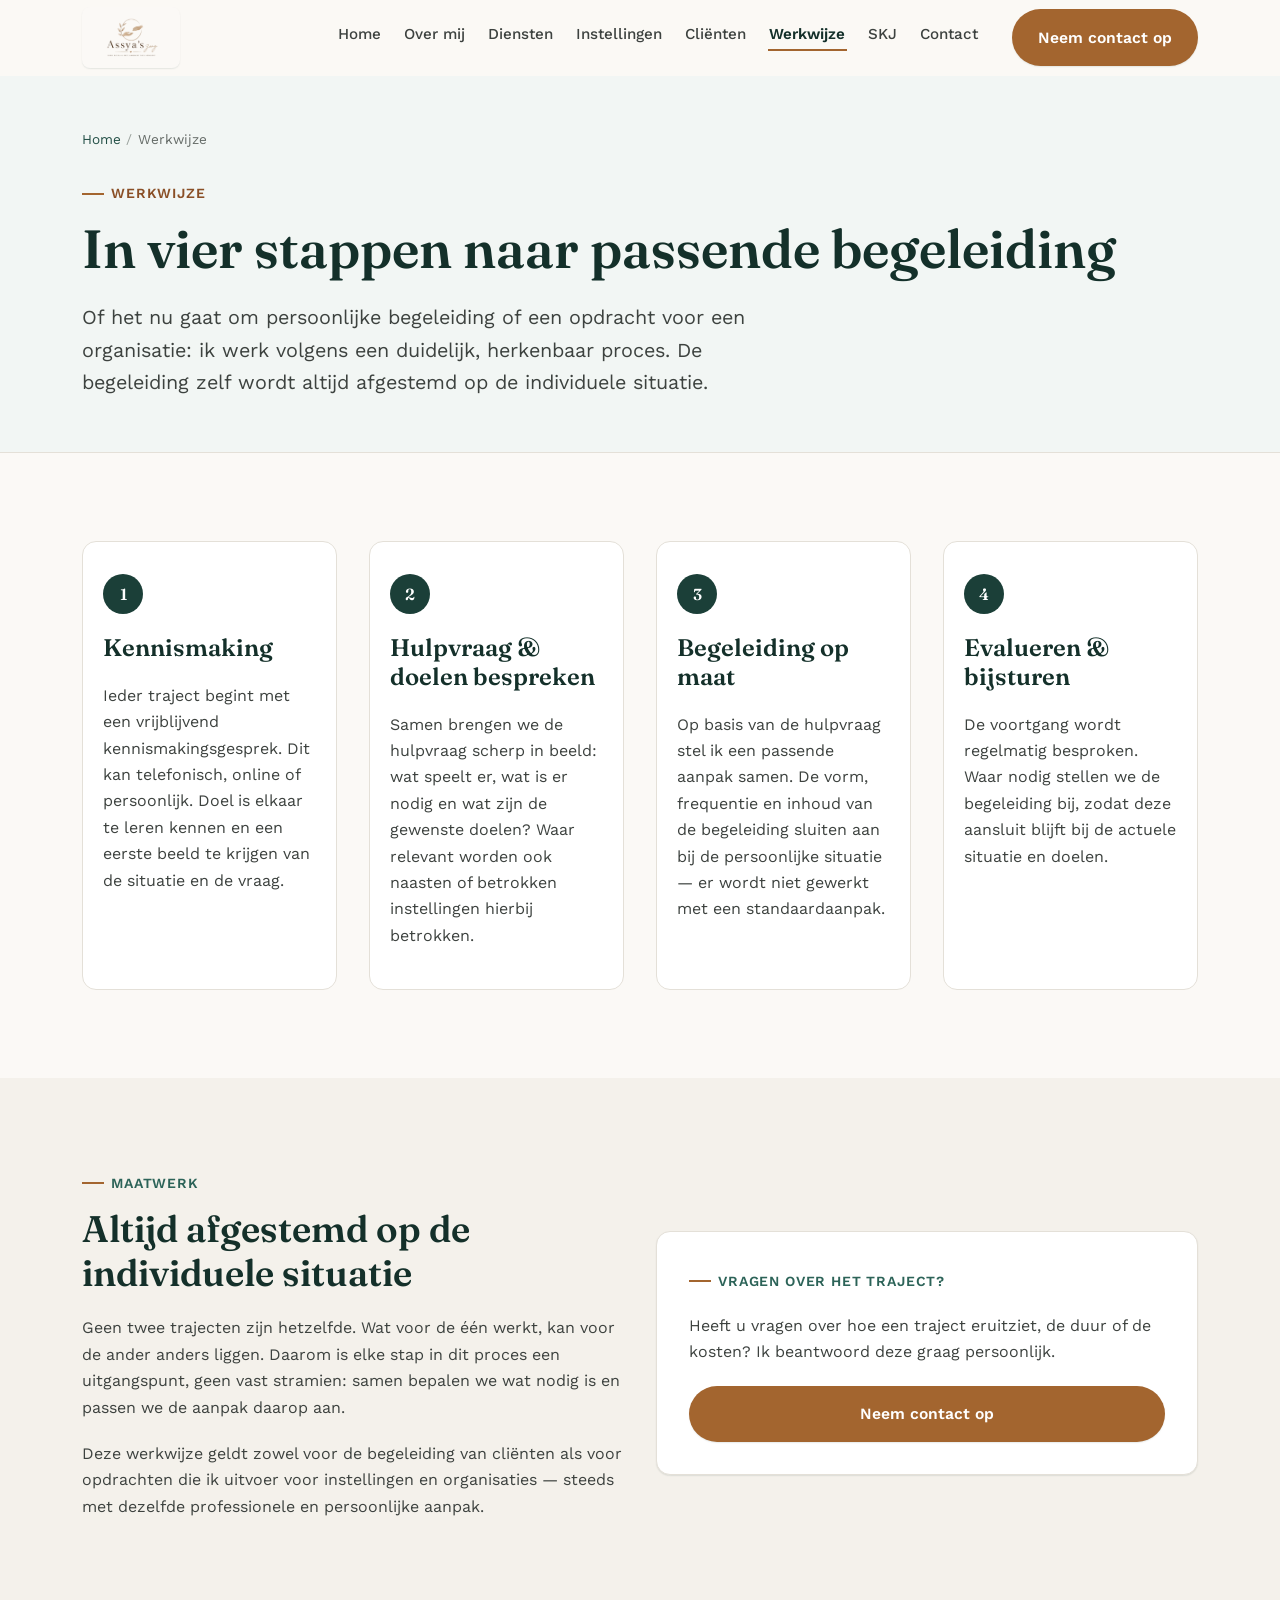
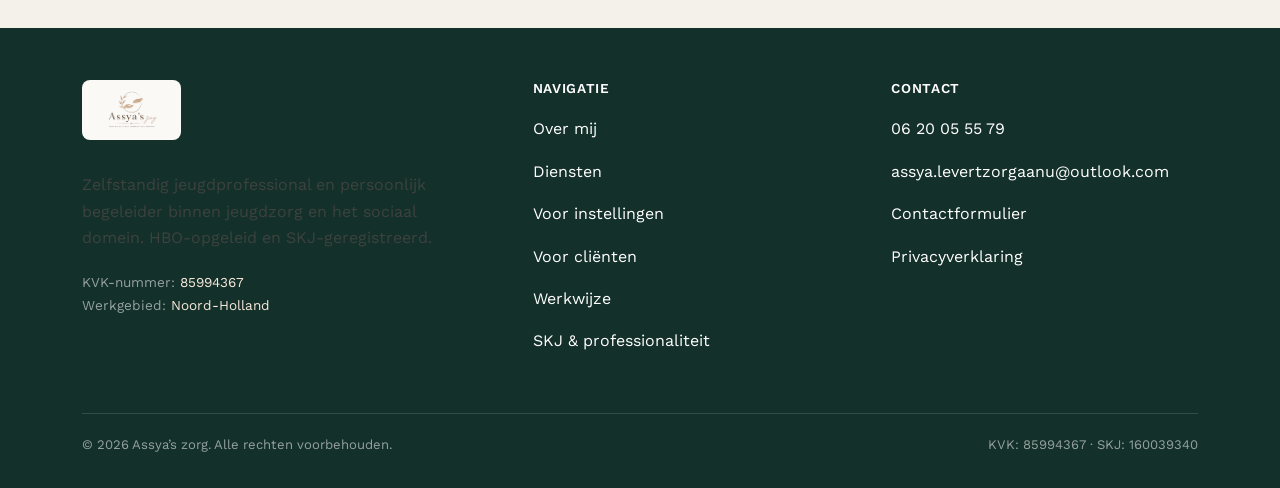
<file: werkwijze.html>
<!DOCTYPE html>
<html lang="nl">
<head>
<script>document.documentElement.classList.add('js');</script>
<meta charset="UTF-8">
<meta name="viewport" content="width=device-width, initial-scale=1.0">
<title>Werkwijze — In 4 stappen naar passende begeleiding | Assya’s zorg</title>
<meta name="description" content="De werkwijze van Assya’s zorg in vier stappen: kennismaking, hulpvraag en doelen bespreken, begeleiding op maat, en evalueren en bijsturen — altijd afgestemd op de individuele situatie.">
<meta name="robots" content="index, follow">
<link rel="canonical" href="https://[UWDOMEIN].nl/werkwijze.html">
<meta property="og:type" content="website">
<meta property="og:site_name" content="Assya’s zorg">
<meta property="og:title" content="Werkwijze — In 4 stappen naar passende begeleiding">
<meta property="og:description" content="Kennismaking, hulpvraag en doelen, begeleiding op maat, evalueren en bijsturen.">
<meta property="og:image" content="https://[UWDOMEIN].nl/assets/img/og-image.jpg">
<meta property="og:url" content="https://[UWDOMEIN].nl/werkwijze.html">
<meta property="og:locale" content="nl_NL">
<link rel="icon" href="/assets/img/favicon.svg" type="image/svg+xml">
<link rel="stylesheet" href="/assets/css/style.css">
<link rel="preconnect" href="https://fonts.googleapis.com">
<link rel="preconnect" href="https://fonts.gstatic.com" crossorigin>
<link href="https://fonts.googleapis.com/css2?family=Fraunces:opsz,wght@9..144,500;9..144,600&family=Work+Sans:wght@400;500;600;700&display=swap" rel="stylesheet">
</head>
<body class="has-mobile-cta">
<a class="skip-link" href="#main">Direct naar inhoud</a>

<header class="site-header">
  <div class="container">
    <a href="/index.html" class="brand">
      <span class="brand-logo-frame">
        <img src="/assets/img/assya-zorg-logo.png" alt="Assya’s zorg logo" class="brand-logo">
      </span>
    </a>
    <button class="nav-toggle" aria-label="Menu openen" aria-expanded="false" aria-controls="primary-nav">
      <span class="visually-hidden">Menu</span><span></span>
    </button>
    <nav class="primary-nav" id="primary-nav" aria-label="Hoofdnavigatie">
      <ul class="nav-links">
        <li><a href="/index.html">Home</a></li>
        <li><a href="/over-mij.html">Over mij</a></li>
        <li><a href="/diensten.html">Diensten</a></li>
        <li><a href="/voor-instellingen.html">Instellingen</a></li>
        <li><a href="/voor-clienten.html">Cliënten</a></li>
        <li><a href="/werkwijze.html" aria-current="page">Werkwijze</a></li>
        <li><a href="/skj-professionaliteit.html">SKJ</a></li>
        <li><a href="/contact.html">Contact</a></li>
      </ul>
      <a href="/contact.html" class="btn btn-accent header-cta">Neem contact op</a>
    </nav>
  </div>
</header>

<main id="main">

  <section class="page-hero">
    <div class="container">
      <ul class="breadcrumb">
        <li><a href="/index.html">Home</a></li>
        <li>Werkwijze</li>
      </ul>
      <p class="eyebrow">Werkwijze</p>
      <h1>In vier stappen naar passende begeleiding</h1>
      <p class="lead">
        Of het nu gaat om persoonlijke begeleiding of een opdracht voor een organisatie: ik werk
        volgens een duidelijk, herkenbaar proces. De begeleiding zelf wordt altijd afgestemd op
        de individuele situatie.
      </p>
    </div>
  </section>

  <section>
    <div class="container">
      <div class="steps">
        <div class="step reveal">
          <span class="step-number">1</span>
          <h3>Kennismaking</h3>
          <p>
            Ieder traject begint met een vrijblijvend kennismakingsgesprek. Dit kan telefonisch,
            online of persoonlijk. Doel is elkaar te leren kennen en een eerste beeld te krijgen
            van de situatie en de vraag.
          </p>
        </div>
        <div class="step reveal">
          <span class="step-number">2</span>
          <h3>Hulpvraag &amp; doelen bespreken</h3>
          <p>
            Samen brengen we de hulpvraag scherp in beeld: wat speelt er, wat is er nodig en wat
            zijn de gewenste doelen? Waar relevant worden ook naasten of betrokken instellingen
            hierbij betrokken.
          </p>
        </div>
        <div class="step reveal">
          <span class="step-number">3</span>
          <h3>Begeleiding op maat</h3>
          <p>
            Op basis van de hulpvraag stel ik een passende aanpak samen. De vorm, frequentie en
            inhoud van de begeleiding sluiten aan bij de persoonlijke situatie — er wordt niet
            gewerkt met een standaardaanpak.
          </p>
        </div>
        <div class="step reveal">
          <span class="step-number">4</span>
          <h3>Evalueren &amp; bijsturen</h3>
          <p>
            De voortgang wordt regelmatig besproken. Waar nodig stellen we de begeleiding bij,
            zodat deze aansluit blijft bij de actuele situatie en doelen.
          </p>
        </div>
      </div>
    </div>
  </section>

  <section class="band">
    <div class="container grid grid-2" style="align-items:center;">
      <div class="reveal">
        <p class="eyebrow">Maatwerk</p>
        <h2>Altijd afgestemd op de individuele situatie</h2>
        <p>
          Geen twee trajecten zijn hetzelfde. Wat voor de één werkt, kan voor de ander anders
          liggen. Daarom is elke stap in dit proces een uitgangspunt, geen vast stramien:
          samen bepalen we wat nodig is en passen we de aanpak daarop aan.
        </p>
        <p>
          Deze werkwijze geldt zowel voor de begeleiding van cliënten als voor opdrachten die ik
          uitvoer voor instellingen en organisaties — steeds met dezelfde professionele en
          persoonlijke aanpak.
        </p>
      </div>
      <div class="card reveal">
        <p class="eyebrow" style="margin-bottom:var(--space-sm);">Vragen over het traject?</p>
        <p>Heeft u vragen over hoe een traject eruitziet, de duur of de kosten? Ik beantwoord deze graag persoonlijk.</p>
        <a href="/contact.html" class="btn btn-accent btn-block">Neem contact op</a>
      </div>
    </div>
  </section>

</main>

<div class="mobile-cta-bar">
  <a href="tel:+31620055579" class="btn btn-ghost btn-sm">Bel direct</a>
  <a href="/contact.html" class="btn btn-accent btn-sm">Neem contact op</a>
</div>

<footer class="site-footer">
  <div class="container">
    <div class="footer-grid">
      <div>
        <div class="footer-brand">
          <span class="footer-logo-frame">
            <img src="/assets/img/assya-zorg-logo.png" alt="Assya’s zorg logo" class="footer-logo">
          </span>
        </div>
        <p>Zelfstandig jeugdprofessional en persoonlijk begeleider binnen jeugdzorg en het sociaal domein. HBO-opgeleid en SKJ-geregistreerd.</p>
        <p style="font-size:0.85rem; color:rgba(255,255,255,0.55);">
          KVK-nummer: <span style="color:#f6e9dc;">85994367</span><br>
          Werkgebied: <span style="color:#f6e9dc;">Noord-Holland</span>
        </p>
      </div>
      <div class="footer-col">
        <h4>Navigatie</h4>
        <ul>
          <li><a href="/over-mij.html">Over mij</a></li>
          <li><a href="/diensten.html">Diensten</a></li>
          <li><a href="/voor-instellingen.html">Voor instellingen</a></li>
          <li><a href="/voor-clienten.html">Voor cliënten</a></li>
          <li><a href="/werkwijze.html">Werkwijze</a></li>
          <li><a href="/skj-professionaliteit.html">SKJ &amp; professionaliteit</a></li>
        </ul>
      </div>
      <div class="footer-col">
        <h4>Contact</h4>
        <ul>
          <li><a href="tel:+31620055579">06 20 05 55 79</a></li>
          <li><a href="mailto:assya.levertzorgaanu@outlook.com">assya.levertzorgaanu@outlook.com</a></li>
          <li><a href="/contact.html">Contactformulier</a></li>
          <li><a href="/privacyverklaring.html">Privacyverklaring</a></li>
        </ul>
      </div>
    </div>
    <div class="footer-bottom">
      <span>© <span data-current-year>2026</span> Assya’s zorg. Alle rechten voorbehouden.</span>
      <span>KVK: 85994367 · SKJ: 160039340</span>
    </div>
  </div>
</footer>

<script src="/assets/js/main.js"></script>
</body>
</html>
</file>
<file: assets/css/style.css>
/* ===========================================================
   [BEDRIJFSNAAM] — Website stylesheet
   Ontwerp: rustig, professioneel, zorgvuldig (jeugdzorg & sociaal domein)
   =========================================================== */

/* -----------------------------------------------------------
   1. Design tokens
   ----------------------------------------------------------- */
:root {
  /* Kleuren — rustig petrolgroen als basis, warm zand als accent.
     Bewust gekozen i.p.v. "zorgblauw" om herkenbaar en persoonlijk
     te ogen zonder generiek te worden. */
  --color-primary-900: #14302a;
  --color-primary-800: #1b3f38;
  --color-primary-700: #234f46;
  --color-primary-600: #2c6358;
  --color-primary-500: #3a7a6c;
  --color-primary-100: #e4ede9;
  --color-primary-50:  #f2f6f4;

  --color-accent-700: #8a4f26;
  --color-accent-600: #a3652f;
  --color-accent-500: #cf8b52;
  --color-accent-100: #f6e9dc;

  --color-ink-900: #1e211f;
  --color-ink-700: #3d423f;
  --color-ink-500: #656b67;
  --color-ink-300: #9aa19c;

  --color-bg: #fbf9f6;
  --color-bg-alt: #f4f1eb;
  --color-surface: #ffffff;
  --color-border: #e4e0d8;

  --color-success-bg: #e9f2ea;
  --color-success-text: #2b5c37;

  /* Typografie */
  --font-heading: "Fraunces", "Iowan Old Style", "Georgia", serif;
  --font-body: "Work Sans", "Segoe UI", system-ui, -apple-system, sans-serif;

  --fs-h1: clamp(2.1rem, 1.6rem + 2.2vw, 3.4rem);
  --fs-h2: clamp(1.6rem, 1.35rem + 1.2vw, 2.35rem);
  --fs-h3: clamp(1.2rem, 1.1rem + 0.5vw, 1.5rem);
  --fs-lead: clamp(1.05rem, 1rem + 0.3vw, 1.25rem);
  --fs-body: 1rem;
  --fs-small: 0.875rem;

  /* Ruimte */
  --space-2xs: 0.4rem;
  --space-xs: 0.75rem;
  --space-sm: 1.25rem;
  --space-md: 2rem;
  --space-lg: 3.25rem;
  --space-xl: 5.5rem;

  --radius-sm: 8px;
  --radius-md: 14px;
  --radius-lg: 22px;

  --shadow-sm: 0 1px 2px rgba(20, 48, 42, 0.06), 0 1px 1px rgba(20, 48, 42, 0.04);
  --shadow-md: 0 8px 24px rgba(20, 48, 42, 0.08);
  --shadow-lg: 0 20px 48px rgba(20, 48, 42, 0.14);

  --container-w: 1180px;
  --header-h: 76px;

  --transition: 220ms cubic-bezier(0.4, 0, 0.2, 1);
}

/* -----------------------------------------------------------
   2. Reset & basis
   ----------------------------------------------------------- */
*, *::before, *::after { box-sizing: border-box; }
html { scroll-behavior: smooth; }
@media (prefers-reduced-motion: reduce) {
  html { scroll-behavior: auto; }
  *, *::before, *::after {
    animation-duration: 0.01ms !important;
    animation-iteration-count: 1 !important;
    transition-duration: 0.01ms !important;
    scroll-behavior: auto !important;
  }
}

body {
  margin: 0;
  font-family: var(--font-body);
  font-size: var(--fs-body);
  line-height: 1.65;
  color: var(--color-ink-900);
  background: var(--color-bg);
  -webkit-font-smoothing: antialiased;
}

img { max-width: 100%; display: block; }
a { color: inherit; }
h1, h2, h3, h4 { font-family: var(--font-heading); line-height: 1.2; margin: 0 0 var(--space-sm); font-weight: 600; color: var(--color-primary-900); }
h1 { font-size: var(--fs-h1); }
h2 { font-size: var(--fs-h2); }
h3 { font-size: var(--fs-h3); }
p { margin: 0 0 var(--space-sm); color: var(--color-ink-700); }
ul, ol { margin: 0 0 var(--space-sm); padding-left: 1.25em; color: var(--color-ink-700); }
li { margin-bottom: var(--space-2xs); }

.container {
  width: 100%;
  max-width: var(--container-w);
  margin-inline: auto;
  padding-inline: var(--space-sm);
}

@media (min-width: 768px) {
  .container { padding-inline: var(--space-md); }
}

section { padding-block: var(--space-xl); }
section.tight { padding-block: var(--space-lg); }

.section-head {
  max-width: 720px;
  margin-bottom: var(--space-lg);
}
.section-head.center { margin-inline: auto; text-align: center; }

.eyebrow {
  display: inline-flex;
  align-items: center;
  gap: 0.5em;
  font-size: var(--fs-small);
  font-weight: 600;
  letter-spacing: 0.06em;
  text-transform: uppercase;
  color: var(--color-primary-600);
  margin-bottom: var(--space-xs);
}
.eyebrow::before {
  content: "";
  width: 22px;
  height: 2px;
  background: var(--color-accent-600);
  display: inline-block;
}

.lead { font-size: var(--fs-lead); color: var(--color-ink-700); }

/* Skip link (toegankelijkheid) */
.skip-link {
  position: absolute;
  left: -999px;
  top: auto;
  background: var(--color-primary-900);
  color: #fff;
  padding: 0.75em 1.25em;
  z-index: 1000;
  border-radius: 0 0 var(--radius-sm) 0;
}
.skip-link:focus {
  left: 0;
  top: 0;
}

:focus-visible {
  outline: 3px solid var(--color-accent-500);
  outline-offset: 2px;
}

/* -----------------------------------------------------------
   3. Buttons
   ----------------------------------------------------------- */
.btn {
  display: inline-flex;
  align-items: center;
  justify-content: center;
  gap: 0.5em;
  padding: 0.9em 1.6em;
  border-radius: 999px;
  font-family: var(--font-body);
  font-weight: 600;
  font-size: 0.98rem;
  text-decoration: none;
  border: 1.5px solid transparent;
  cursor: pointer;
  transition: transform var(--transition), background var(--transition), border-color var(--transition), box-shadow var(--transition), color var(--transition);
  white-space: nowrap;
}
.btn:hover { transform: translateY(-1px); }
.btn:active { transform: translateY(0); }

.btn-primary {
  background: var(--color-primary-800);
  color: #fff;
  box-shadow: var(--shadow-sm);
}
.btn-primary:hover { background: var(--color-primary-700); box-shadow: var(--shadow-md); }

.btn-accent {
  background: var(--color-accent-600);
  color: #fff;
  box-shadow: var(--shadow-sm);
}
.btn-accent:hover { background: var(--color-accent-700); box-shadow: var(--shadow-md); }

.btn-outline {
  background: transparent;
  color: var(--color-primary-800);
  border-color: var(--color-primary-800);
}
.btn-outline:hover { background: var(--color-primary-800); color: #fff; }

.btn-ghost {
  background: transparent;
  color: var(--color-primary-900);
  border-color: var(--color-border);
}
.btn-ghost:hover { border-color: var(--color-primary-700); }

.btn-block { width: 100%; }
.btn-sm { padding: 0.6em 1.2em; font-size: 0.9rem; }

.cta-row {
  display: flex;
  flex-wrap: wrap;
  gap: var(--space-xs);
  margin-top: var(--space-sm);
}

/* -----------------------------------------------------------
   4. Header & navigatie
   ----------------------------------------------------------- */
.site-header {
  position: sticky;
  top: 0;
  z-index: 100;
  height: var(--header-h);
  display: flex;
  align-items: center;
  background: rgba(251, 249, 246, 0.9);
  backdrop-filter: saturate(160%) blur(10px);
  -webkit-backdrop-filter: saturate(160%) blur(10px);
  border-bottom: 1px solid transparent;
  transition: border-color var(--transition), box-shadow var(--transition);
}
.site-header.is-scrolled {
  border-bottom-color: var(--color-border);
  box-shadow: 0 4px 20px rgba(20, 48, 42, 0.05);
}

.site-header .container {
  display: flex;
  align-items: center;
  justify-content: space-between;
  gap: var(--space-md);
}

.brand {
  display: flex;
  align-items: center;
  gap: 0.65em;
  text-decoration: none;
  font-family: var(--font-heading);
  font-weight: 600;
  font-size: 1.15rem;
  color: var(--color-primary-900);
  flex-shrink: 0;
}
.brand-mark {
  width: 38px;
  height: 38px;
  border-radius: 10px;
  background: var(--color-primary-800);
  display: inline-flex;
  align-items: center;
  justify-content: center;
  flex-shrink: 0;
}
.brand-mark svg { width: 20px; height: 20px; }
.brand-text { display: flex; flex-direction: column; line-height: 1.1; }
.brand-text small {
  font-family: var(--font-body);
  font-weight: 500;
  font-size: 0.68rem;
  letter-spacing: 0.04em;
  text-transform: uppercase;
  color: var(--color-ink-500);
}

/* Officieel logo — het logo zelf is nooit vervormd/aangepast; de kleine lichte
   "kaart" eromheen is er alleen zodat het logo (dat is ontworpen op een lichte
   ondergrond) ook leesbaar blijft op de donkere header/footer. */
.brand-logo-frame {
  display: inline-flex;
  align-items: center;
  background: var(--color-bg);
  border-radius: var(--radius-sm);
  padding: 0.35em 0.7em;
  box-shadow: var(--shadow-sm);
  flex-shrink: 0;
}
.brand-logo {
  display: block;
  height: 40px;
  width: auto;
}
@media (min-width: 900px) {
  .brand-logo { height: 48px; }
}

.footer-logo-frame {
  display: inline-flex;
  align-items: center;
  background: var(--color-bg);
  border-radius: var(--radius-sm);
  padding: 0.4em 0.85em;
  margin-bottom: var(--space-sm);
}
.footer-logo { display: block; height: 46px; width: auto; }

.hero-logo {
  display: block;
  height: auto;
  width: 100%;
  max-width: 240px;
  margin-bottom: var(--space-md);
}

.nav-toggle {
  display: inline-flex;
  align-items: center;
  justify-content: center;
  width: 44px;
  height: 44px;
  border-radius: var(--radius-sm);
  border: 1.5px solid var(--color-border);
  background: var(--color-surface);
  cursor: pointer;
}
.nav-toggle span,
.nav-toggle::before,
.nav-toggle::after {
  content: "";
  display: block;
  width: 20px;
  height: 2px;
  background: var(--color-primary-900);
  border-radius: 2px;
  transition: transform var(--transition), opacity var(--transition);
}
.nav-toggle span { margin: 4px 0; }

.primary-nav {
  display: flex;
  align-items: center;
  gap: var(--space-md);
}
.nav-links {
  display: flex;
  align-items: center;
  gap: var(--space-sm);
  list-style: none;
  margin: 0;
  padding: 0;
}
.nav-links a {
  text-decoration: none;
  font-weight: 500;
  font-size: 0.95rem;
  color: var(--color-ink-700);
  padding: 0.4em 0.1em;
  position: relative;
  white-space: nowrap;
}
.nav-links a::after {
  content: "";
  position: absolute;
  left: 0; right: 0; bottom: -2px;
  height: 2px;
  background: var(--color-accent-600);
  transform: scaleX(0);
  transform-origin: left;
  transition: transform var(--transition);
}
.nav-links a:hover::after,
.nav-links a[aria-current="page"]::after { transform: scaleX(1); }
.nav-links a[aria-current="page"] { color: var(--color-primary-900); font-weight: 600; }

.header-cta { display: none; }

@media (max-width: 899px) {
  .primary-nav {
    position: fixed;
    top: var(--header-h);
    left: 0;
    right: 0;
    height: calc(100vh - var(--header-h));
    height: calc(100dvh - var(--header-h));
    background: var(--color-bg);
    flex-direction: column;
    align-items: stretch;
    padding: var(--space-md) var(--space-sm);
    transform: translateY(-8px);
    opacity: 0;
    visibility: hidden;
    pointer-events: none;
    transition: opacity var(--transition), transform var(--transition), visibility var(--transition);
    overflow-y: auto;
  }
  body.nav-open .primary-nav {
    opacity: 1;
    transform: translateY(0);
    visibility: visible;
    pointer-events: auto;
  }
  .nav-links {
    flex-direction: column;
    align-items: stretch;
    gap: 0;
  }
  .nav-links a {
    display: block;
    padding: 0.95em 0.2em;
    border-bottom: 1px solid var(--color-border);
    font-size: 1.05rem;
  }
  .primary-nav .header-cta {
    display: block;
    margin-top: var(--space-sm);
  }
  body.nav-open .nav-toggle::before { transform: translateY(6px) rotate(45deg); }
  body.nav-open .nav-toggle::after { transform: translateY(-6px) rotate(-45deg); }
  body.nav-open .nav-toggle span { opacity: 0; }
}

@media (min-width: 900px) {
  .nav-toggle { display: none; }
  .header-cta { display: inline-flex; }
}

/* -----------------------------------------------------------
   5. Hero
   ----------------------------------------------------------- */
.hero {
  position: relative;
  padding-block: var(--space-lg) var(--space-xl);
  overflow: hidden;
}
.hero .container {
  display: grid;
  grid-template-columns: 1fr;
  gap: var(--space-lg);
  align-items: center;
}
.hero-copy {
  max-width: 62ch;
}

.hero-copy .eyebrow { color: var(--color-accent-700); }
.hero h1 { margin-bottom: var(--space-sm); }
.hero h1 .highlight {
  color: var(--color-primary-700);
  font-style: italic;
}
.hero-lead {
  font-size: var(--fs-lead);
  color: var(--color-ink-700);
  max-width: 46ch;
}

.hero-qualifications {
  display: flex;
  flex-wrap: wrap;
  gap: var(--space-xs);
  margin: var(--space-sm) 0 0;
  list-style: none;
  padding: 0;
}
.hero-qualifications li {
  display: inline-flex;
  align-items: center;
  gap: 0.5em;
  background: var(--color-surface);
  border: 1px solid var(--color-border);
  padding: 0.5em 0.95em;
  border-radius: 999px;
  font-size: 0.85rem;
  font-weight: 600;
  color: var(--color-primary-800);
  margin: 0;
  box-shadow: var(--shadow-sm);
}
.hero-qualifications li svg { width: 15px; height: 15px; flex-shrink: 0; color: var(--color-accent-600); }

.hero-visual {
  position: relative;
  border-radius: var(--radius-lg);
  overflow: hidden;
  box-shadow: var(--shadow-lg);
  aspect-ratio: 4 / 5;
}
.hero-visual img, .hero-visual svg.hero-illustration {
  width: 100%;
  height: 100%;
  object-fit: cover;
}
.hero-visual-caption {
  position: absolute;
  left: var(--space-sm);
  right: var(--space-sm);
  bottom: var(--space-sm);
  background: rgba(20, 48, 42, 0.72);
  backdrop-filter: blur(6px);
  color: #fff;
  padding: 0.85em 1.1em;
  border-radius: var(--radius-sm);
  font-size: 0.85rem;
  font-weight: 500;
}

/* -----------------------------------------------------------
   6. Cards / grids
   ----------------------------------------------------------- */
.grid { display: grid; gap: var(--space-md); }
.grid-2 { grid-template-columns: 1fr; }
.grid-3 { grid-template-columns: 1fr; }
.grid-4 { grid-template-columns: 1fr; }
@media (min-width: 640px) {
  .grid-2 { grid-template-columns: repeat(2, 1fr); }
  .grid-4 { grid-template-columns: repeat(2, 1fr); }
}
@media (min-width: 960px) {
  .grid-3 { grid-template-columns: repeat(3, 1fr); }
  .grid-4 { grid-template-columns: repeat(4, 1fr); }
}

.card {
  background: var(--color-surface);
  border: 1px solid var(--color-border);
  border-radius: var(--radius-md);
  padding: var(--space-md);
  box-shadow: var(--shadow-sm);
  transition: box-shadow var(--transition), transform var(--transition);
}
.card:hover { box-shadow: var(--shadow-md); transform: translateY(-2px); }

.card-icon {
  width: 48px;
  height: 48px;
  border-radius: var(--radius-sm);
  background: var(--color-primary-100);
  color: var(--color-primary-700);
  display: inline-flex;
  align-items: center;
  justify-content: center;
  margin-bottom: var(--space-sm);
}
.card-icon svg { width: 24px; height: 24px; }

.card h3 { margin-bottom: var(--space-xs); }
.card p:last-child { margin-bottom: 0; }

.card-link {
  display: inline-flex;
  align-items: center;
  gap: 0.4em;
  margin-top: var(--space-xs);
  font-weight: 600;
  font-size: 0.9rem;
  color: var(--color-primary-700);
  text-decoration: none;
}
.card-link svg { width: 16px; height: 16px; transition: transform var(--transition); }
.card-link:hover svg { transform: translateX(3px); }

/* Doelgroepen op home */
.audience-card {
  background: var(--color-surface);
  border: 1px solid var(--color-border);
  border-radius: var(--radius-lg);
  padding: var(--space-md);
  display: flex;
  flex-direction: column;
  height: 100%;
}
.audience-card .card-icon { background: var(--color-accent-100); color: var(--color-accent-700); }

/* -----------------------------------------------------------
   7. Alt-achtergrond secties / band
   ----------------------------------------------------------- */
.band { background: var(--color-bg-alt); }
.band-primary {
  background: var(--color-primary-900);
  color: #fff;
}
.band-primary h2, .band-primary h3 { color: #fff; }
.band-primary p, .band-primary li { color: rgba(255,255,255,0.82); }
.band-primary .eyebrow { color: var(--color-accent-500); }

/* -----------------------------------------------------------
   8. Werkwijze / stappen
   ----------------------------------------------------------- */
.steps {
  display: grid;
  gap: var(--space-md);
  counter-reset: step;
  grid-template-columns: 1fr;
}
@media (min-width: 720px) {
  .steps { grid-template-columns: repeat(2, 1fr); }
}
@media (min-width: 1080px) {
  .steps { grid-template-columns: repeat(4, 1fr); }
}
.step {
  position: relative;
  background: var(--color-surface);
  border: 1px solid var(--color-border);
  border-radius: var(--radius-md);
  padding: var(--space-md) var(--space-sm) var(--space-sm);
}
.step-number {
  display: inline-flex;
  align-items: center;
  justify-content: center;
  width: 40px;
  height: 40px;
  border-radius: 50%;
  background: var(--color-primary-800);
  color: #fff;
  font-family: var(--font-heading);
  font-weight: 600;
  margin-bottom: var(--space-sm);
}

/* -----------------------------------------------------------
   9. Badges / SKJ
   ----------------------------------------------------------- */
.badge {
  display: inline-flex;
  align-items: center;
  gap: 0.5em;
  background: var(--color-success-bg);
  color: var(--color-success-text);
  font-weight: 600;
  font-size: 0.85rem;
  padding: 0.5em 0.9em;
  border-radius: 999px;
}
.badge svg { width: 16px; height: 16px; }

.credential-list {
  list-style: none;
  padding: 0;
  margin: 0;
  display: grid;
  gap: var(--space-xs);
}
.credential-list li {
  display: flex;
  align-items: flex-start;
  gap: var(--space-xs);
  background: var(--color-surface);
  border: 1px solid var(--color-border);
  border-radius: var(--radius-sm);
  padding: var(--space-sm);
  margin: 0;
}
.credential-list .field-label {
  display: block;
  font-size: 0.78rem;
  text-transform: uppercase;
  letter-spacing: 0.04em;
  color: var(--color-ink-500);
  margin-bottom: 0.15em;
}
.credential-list .field-value {
  font-weight: 600;
  color: var(--color-primary-900);
}
.placeholder {
  color: var(--color-accent-700);
  background: var(--color-accent-100);
  padding: 0.05em 0.4em;
  border-radius: 4px;
  font-weight: 600;
}

/* -----------------------------------------------------------
   10. Quote / testimonial-achtige nadruk (geen verzonnen citaten!)
   ----------------------------------------------------------- */
.pull-note {
  border-left: 3px solid var(--color-accent-600);
  padding-left: var(--space-sm);
  font-style: italic;
  color: var(--color-ink-700);
  font-size: var(--fs-lead);
}

/* -----------------------------------------------------------
   11. Formulieren
   ----------------------------------------------------------- */
.form-grid {
  display: grid;
  gap: var(--space-sm);
  grid-template-columns: 1fr;
}
@media (min-width: 640px) {
  .form-grid.cols-2 { grid-template-columns: 1fr 1fr; }
}
.form-field { display: flex; flex-direction: column; gap: 0.4em; }
.form-field.full { grid-column: 1 / -1; }
.form-field label { font-weight: 600; font-size: 0.9rem; color: var(--color-primary-900); }
.form-field .hint { font-size: 0.8rem; color: var(--color-ink-500); }
.form-field input,
.form-field select,
.form-field textarea {
  font: inherit;
  padding: 0.85em 1em;
  border-radius: var(--radius-sm);
  border: 1.5px solid var(--color-border);
  background: var(--color-surface);
  color: var(--color-ink-900);
  transition: border-color var(--transition), box-shadow var(--transition);
}
.form-field input:focus,
.form-field select:focus,
.form-field textarea:focus {
  border-color: var(--color-primary-600);
  box-shadow: 0 0 0 3px var(--color-primary-100);
  outline: none;
}
.form-field textarea { resize: vertical; min-height: 130px; }

.request-type {
  display: grid;
  gap: var(--space-xs);
  grid-template-columns: 1fr;
  margin-bottom: var(--space-sm);
}
@media (min-width: 560px) {
  .request-type { grid-template-columns: 1fr 1fr; }
}
.request-type label {
  display: flex;
  align-items: flex-start;
  gap: 0.7em;
  border: 1.5px solid var(--color-border);
  border-radius: var(--radius-md);
  padding: var(--space-sm);
  cursor: pointer;
  background: var(--color-surface);
  transition: border-color var(--transition), background var(--transition);
}
.request-type input { margin-top: 0.3em; }
.request-type label:has(input:checked) {
  border-color: var(--color-primary-700);
  background: var(--color-primary-50);
}
.request-type strong { display: block; color: var(--color-primary-900); }
.request-type span.desc { font-size: 0.85rem; color: var(--color-ink-500); }

.form-note {
  background: var(--color-bg-alt);
  border: 1px dashed var(--color-border);
  border-radius: var(--radius-sm);
  padding: var(--space-sm);
  font-size: 0.85rem;
  color: var(--color-ink-500);
}

.form-status {
  display: none;
  margin-top: var(--space-sm);
  padding: var(--space-sm);
  border-radius: var(--radius-sm);
  font-weight: 600;
}
.form-status.is-visible { display: block; }
.form-status.success { background: var(--color-success-bg); color: var(--color-success-text); }
.form-status.error { background: #fbeae7; color: #99351f; }

/* -----------------------------------------------------------
   12. Contact info kaarten
   ----------------------------------------------------------- */
.contact-info {
  display: grid;
  gap: var(--space-sm);
}
.contact-info-item {
  display: flex;
  align-items: flex-start;
  gap: var(--space-xs);
}
.contact-info-item .icon {
  width: 42px;
  height: 42px;
  border-radius: var(--radius-sm);
  background: var(--color-primary-100);
  color: var(--color-primary-700);
  display: inline-flex;
  align-items: center;
  justify-content: center;
  flex-shrink: 0;
}
.contact-info-item .icon svg { width: 20px; height: 20px; }
.contact-info-item .label { font-size: 0.8rem; text-transform: uppercase; letter-spacing: 0.04em; color: var(--color-ink-500); }
.contact-info-item .value { font-weight: 600; color: var(--color-primary-900); }
.contact-info-item a.value { text-decoration: none; }
.contact-info-item a.value:hover { text-decoration: underline; }

/* -----------------------------------------------------------
   13. Footer
   ----------------------------------------------------------- */
.site-footer {
  background: var(--color-primary-900);
  color: rgba(255,255,255,0.78);
  padding-block: var(--space-lg) var(--space-md);
}
.site-footer a { color: #fff; text-decoration: none; }
.site-footer a:hover { text-decoration: underline; }
.footer-grid {
  display: grid;
  gap: var(--space-lg);
  grid-template-columns: 1fr;
  margin-bottom: var(--space-lg);
}
@media (min-width: 720px) {
  .footer-grid { grid-template-columns: 1.3fr 1fr 1fr; }
}
.footer-brand { display: flex; align-items: center; gap: 0.6em; font-family: var(--font-heading); font-size: 1.1rem; color: #fff; margin-bottom: var(--space-xs); }
.footer-brand .brand-mark { background: rgba(255,255,255,0.12); }
.footer-col h4 { color: #fff; font-family: var(--font-body); font-size: 0.85rem; text-transform: uppercase; letter-spacing: 0.05em; margin-bottom: var(--space-sm); }
.footer-col ul { list-style: none; padding: 0; margin: 0; display: grid; gap: 0.6em; }
.footer-bottom {
  border-top: 1px solid rgba(255,255,255,0.14);
  padding-top: var(--space-sm);
  display: flex;
  flex-wrap: wrap;
  justify-content: space-between;
  gap: var(--space-xs);
  font-size: 0.82rem;
  color: rgba(255,255,255,0.55);
}

/* -----------------------------------------------------------
   14. Breadcrumb / page hero (subpagina's)
   ----------------------------------------------------------- */
.page-hero {
  padding-block: var(--space-lg) var(--space-md);
  background: var(--color-primary-50);
  border-bottom: 1px solid var(--color-border);
}
.page-hero .eyebrow { color: var(--color-accent-700); }
.page-hero p.lead { max-width: 60ch; }
.breadcrumb {
  list-style: none;
  display: flex;
  flex-wrap: wrap;
  gap: 0.4em;
  padding: 0;
  margin: 0 0 var(--space-sm);
  font-size: 0.85rem;
  color: var(--color-ink-500);
}
.breadcrumb a { text-decoration: none; color: var(--color-primary-700); }
.breadcrumb li:not(:last-child)::after { content: "/"; margin-left: 0.4em; color: var(--color-ink-300); }

/* -----------------------------------------------------------
   15. Sticky mobiele CTA
   ----------------------------------------------------------- */
.mobile-cta-bar {
  position: fixed;
  left: 0; right: 0; bottom: 0;
  z-index: 90;
  display: flex;
  gap: 0.6em;
  padding: 0.7em var(--space-sm);
  background: rgba(251, 249, 246, 0.94);
  backdrop-filter: blur(8px);
  border-top: 1px solid var(--color-border);
  box-shadow: 0 -6px 20px rgba(20,48,42,0.08);
}
.mobile-cta-bar .btn { flex: 1; }
@media (min-width: 900px) {
  .mobile-cta-bar { display: none; }
}
body.has-mobile-cta { padding-bottom: 72px; }
@media (min-width: 900px) {
  body.has-mobile-cta { padding-bottom: 0; }
}

/* -----------------------------------------------------------
   16. Reveal-on-scroll animatie (subtiel)
   ----------------------------------------------------------- */
/* Standaard (ook zonder JavaScript) altijd volledig zichtbaar.
   Alleen wanneer JS actief is (html.js, zie inline script in <head>)
   wordt de subtiele fade/scroll-animatie geactiveerd. Zo blijft de
   website volledig bruikbaar en toegankelijk zonder JavaScript. */
.reveal {
  opacity: 1;
  transform: none;
  transition: opacity 620ms ease, transform 620ms ease;
}
html.js .reveal {
  opacity: 0;
  transform: translateY(14px);
}
html.js .reveal.is-visible { opacity: 1; transform: translateY(0); }

/* -----------------------------------------------------------
   17. Utilities
   ----------------------------------------------------------- */
.text-center { text-align: center; }
.mt-0 { margin-top: 0; }
.mb-0 { margin-bottom: 0; }
.visually-hidden {
  position: absolute;
  width: 1px; height: 1px;
  padding: 0; margin: -1px;
  overflow: hidden;
  clip: rect(0,0,0,0);
  white-space: nowrap;
  border: 0;
}
.divider {
  height: 1px;
  background: var(--color-border);
  border: 0;
  margin: var(--space-lg) 0;
}
.tag-list { display: flex; flex-wrap: wrap; gap: 0.5em; list-style: none; padding: 0; margin: var(--space-sm) 0 0; }
.tag-list li {
  background: var(--color-primary-100);
  color: var(--color-primary-800);
  font-size: 0.82rem;
  font-weight: 600;
  padding: 0.4em 0.85em;
  border-radius: 999px;
  margin: 0;
}
</file>
